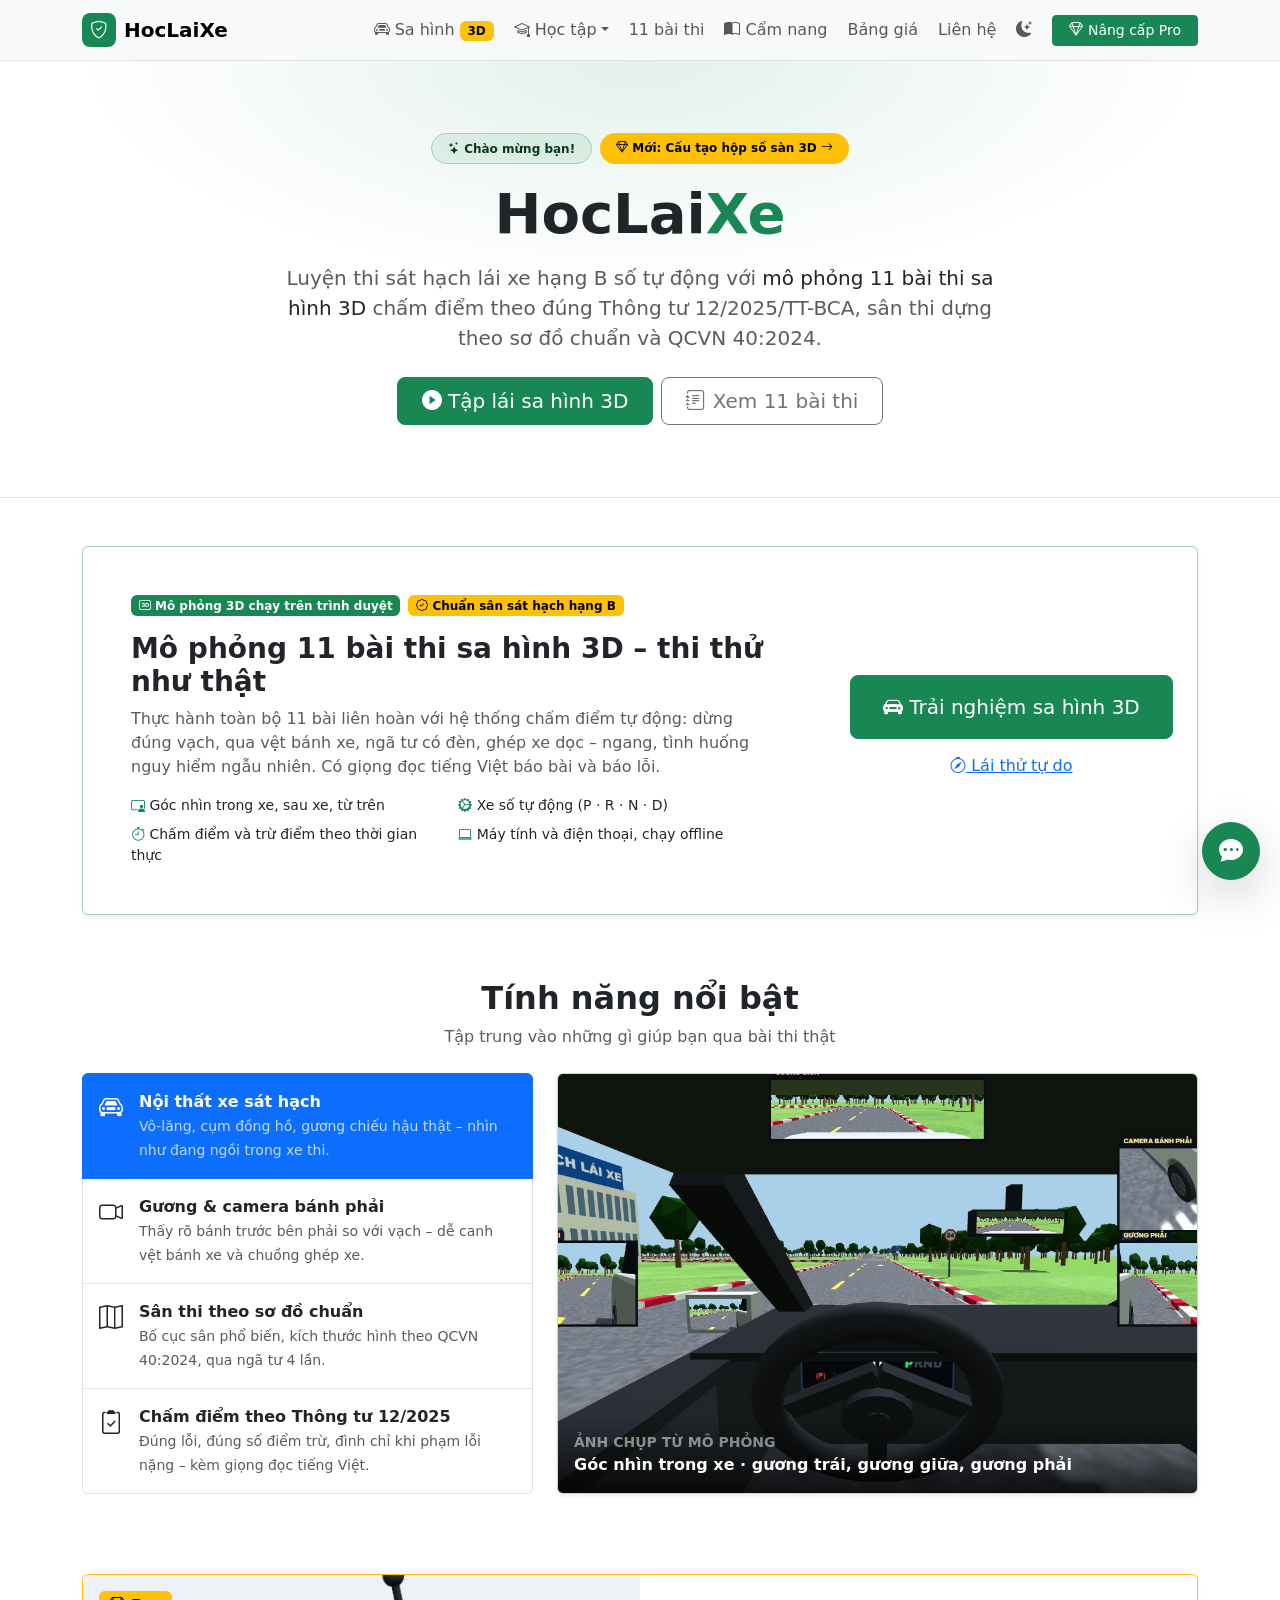
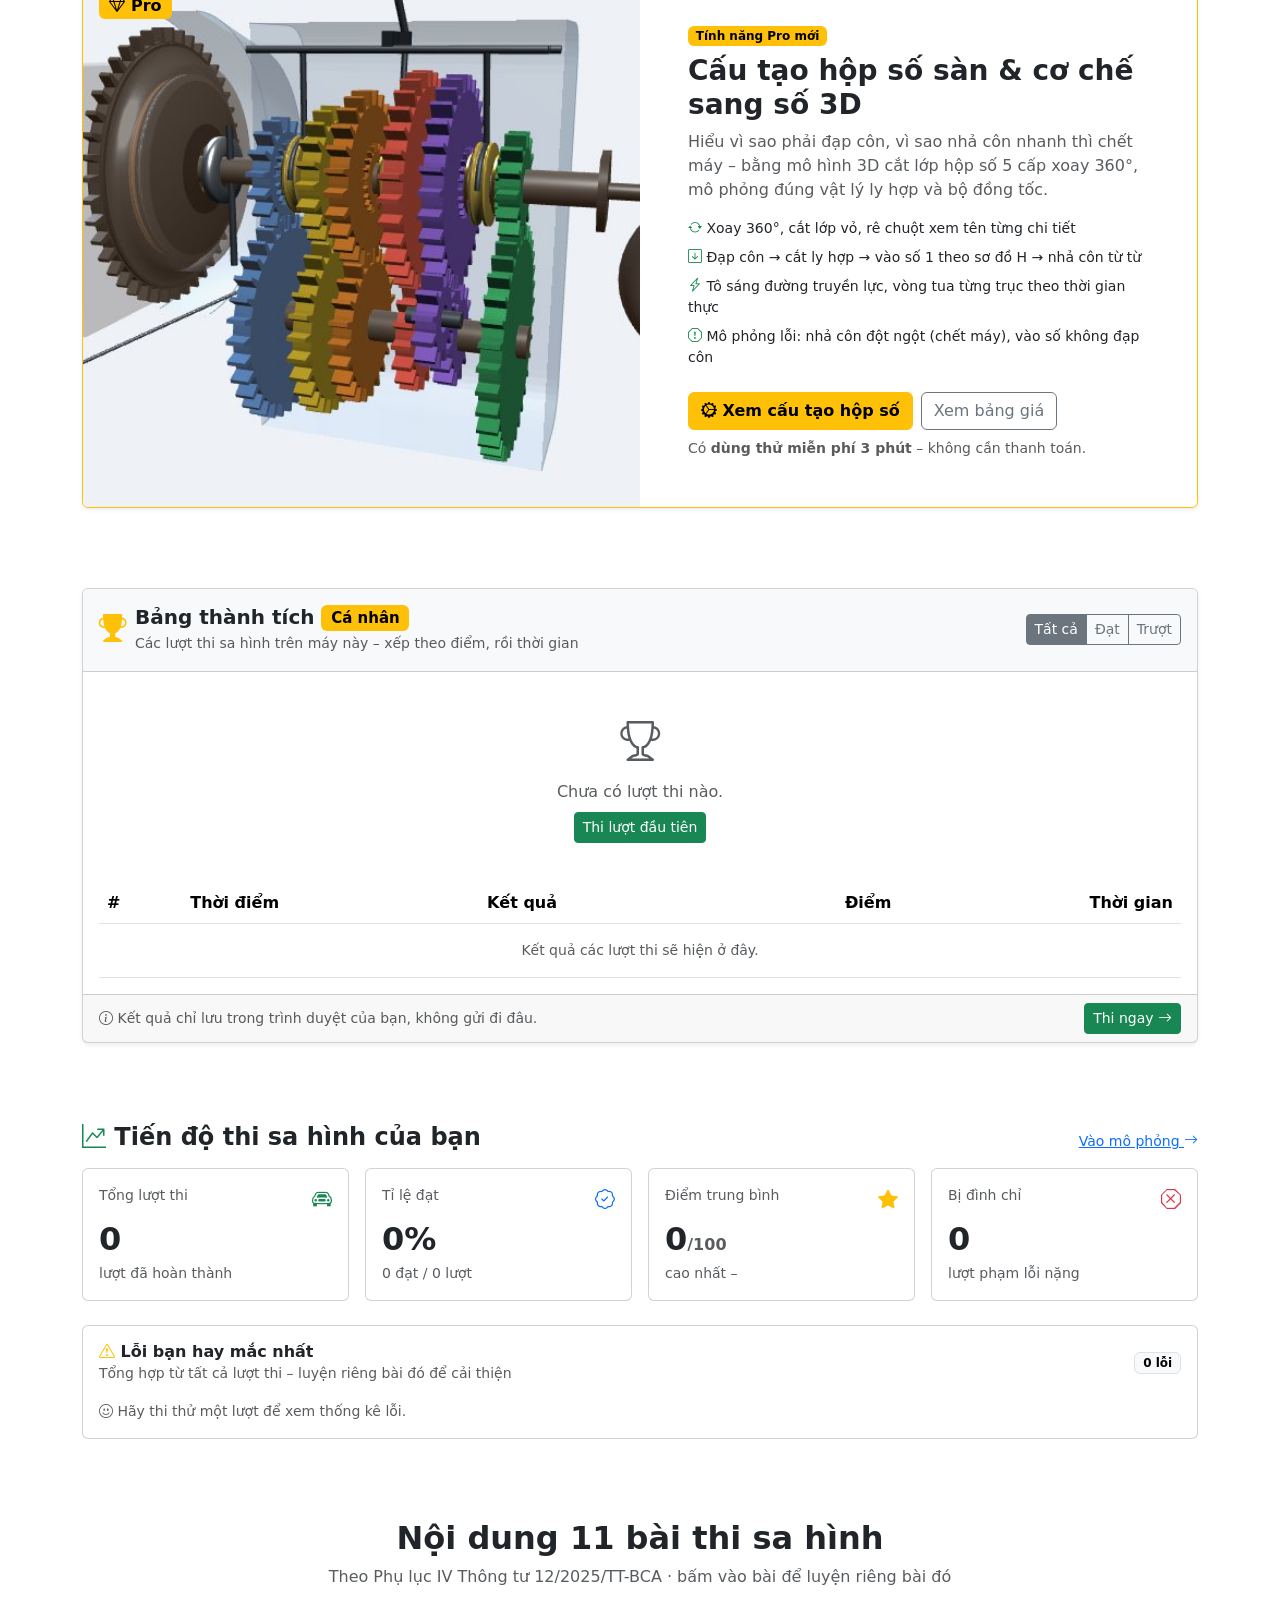
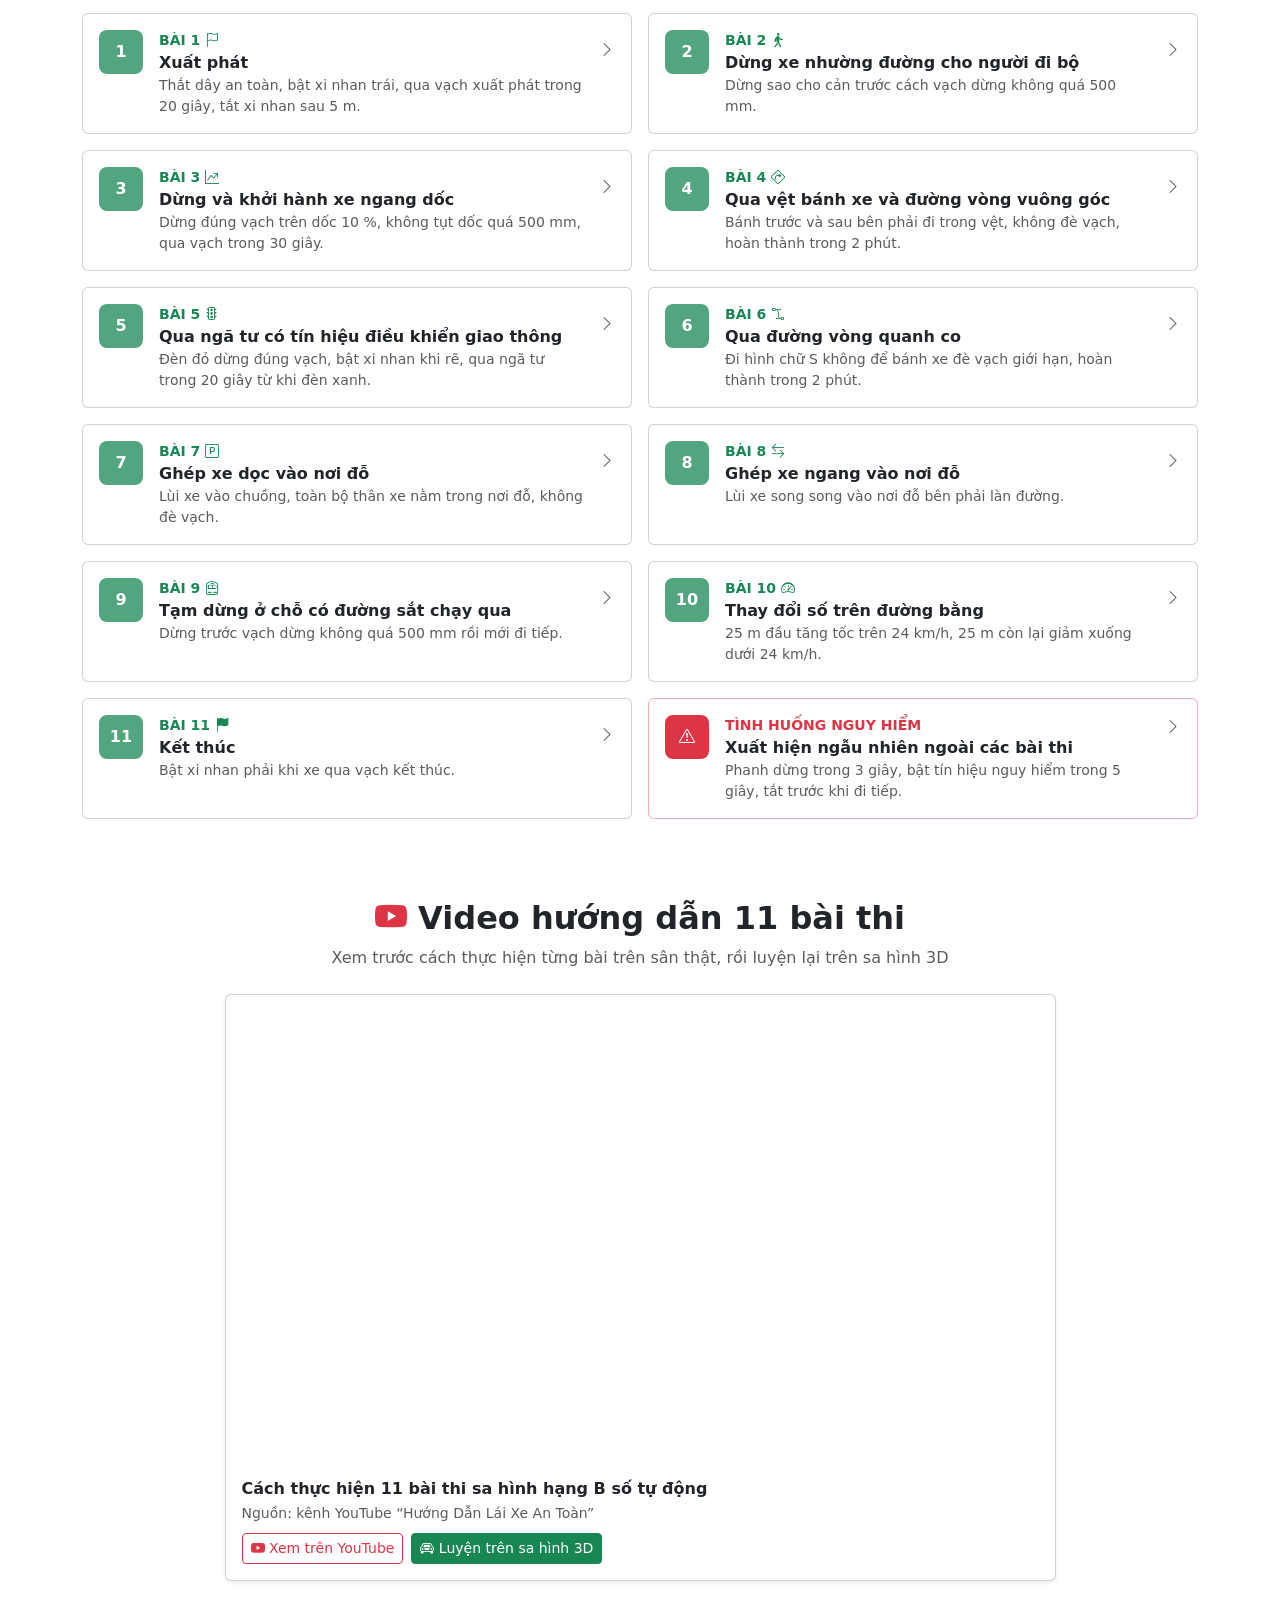
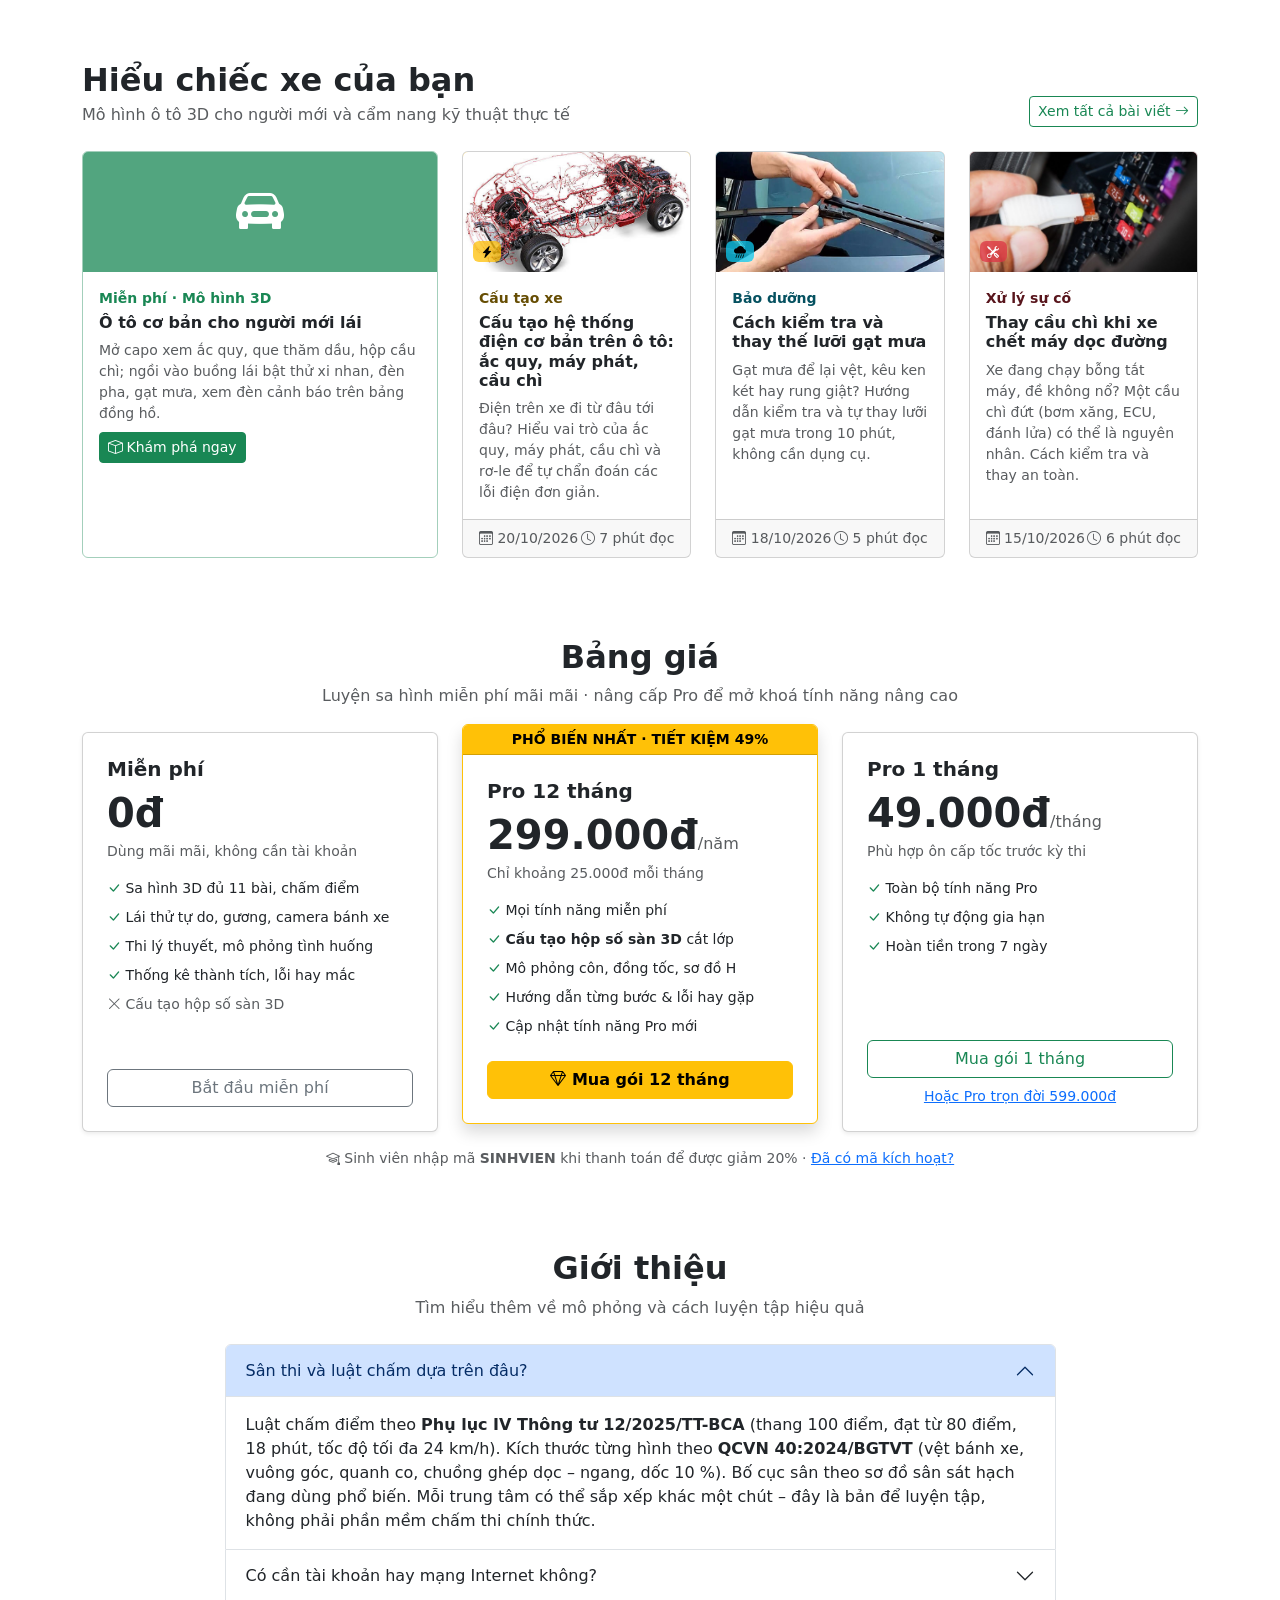
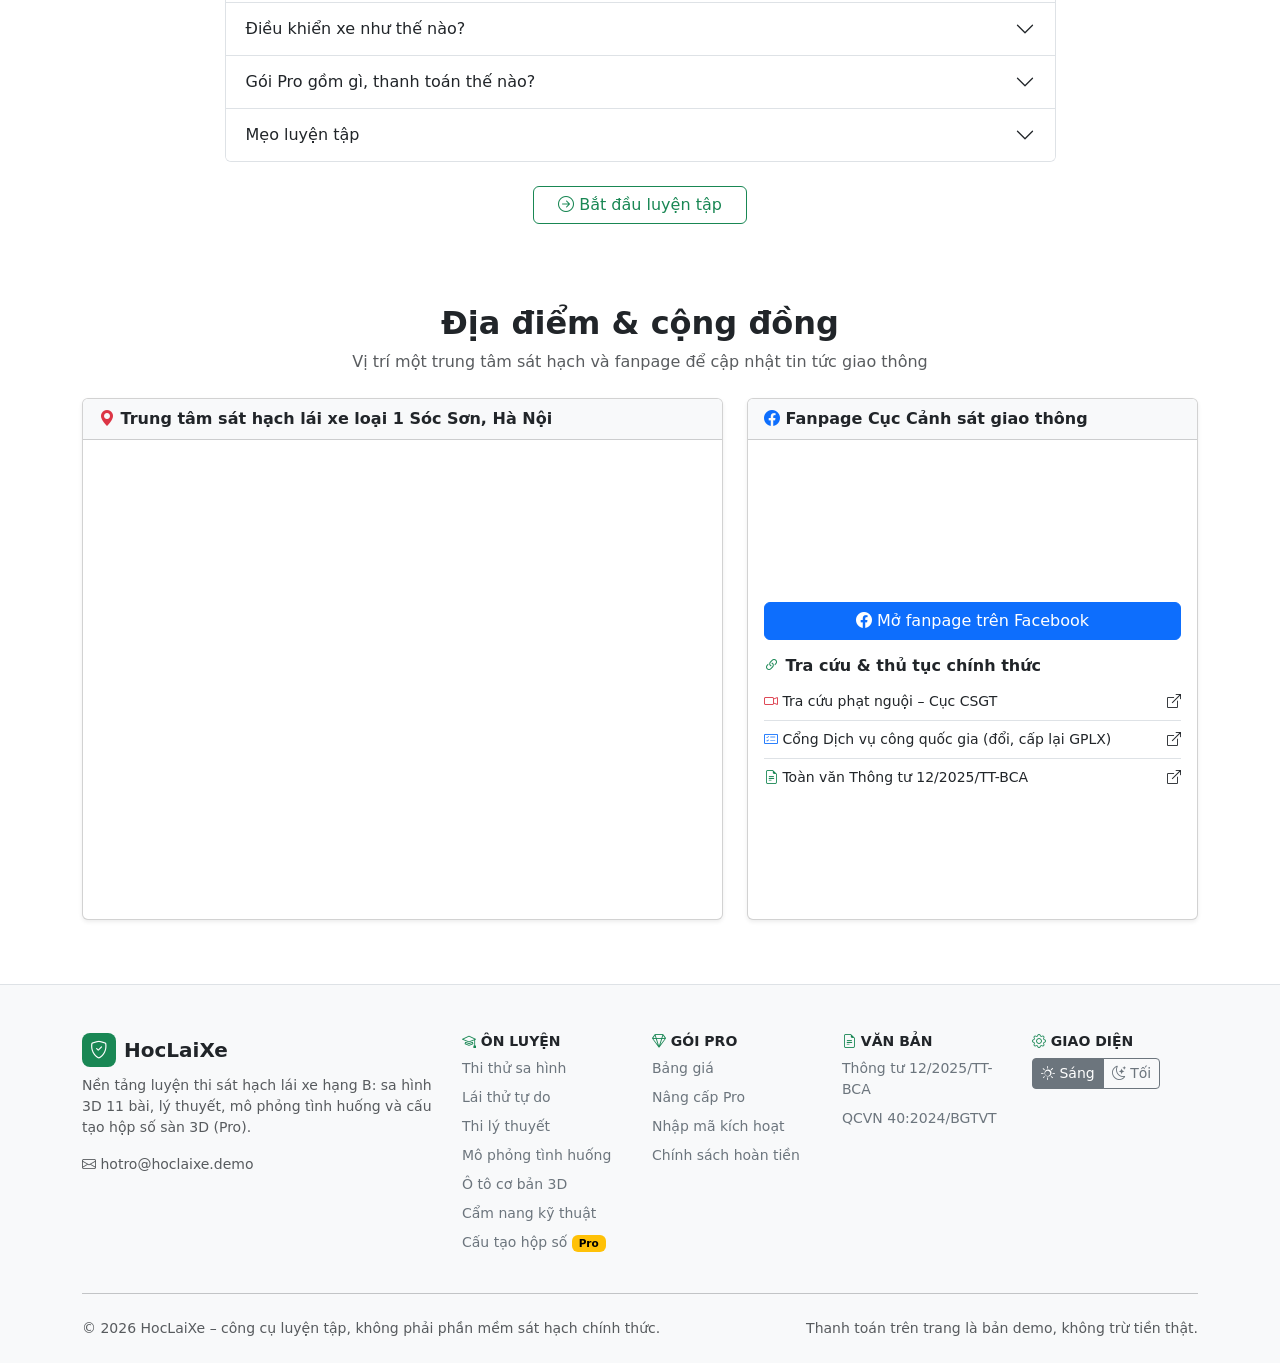
<file: index.html>
<!doctype html>
<html lang="vi" data-bs-theme="light">
<head>
<meta charset="utf-8">
<meta name="viewport" content="width=device-width, initial-scale=1">
<link rel="icon" href="img/favicon.svg" type="image/svg+xml">
<title>HocLaiXe – Luyện thi sát hạch lái xe hạng B</title>
<meta name="description" content="Mô phỏng 11 bài thi sa hình 3D hạng B số tự động, chấm điểm theo Thông tư 12/2025/TT-BCA, sân dựng theo QCVN 40:2024. Chạy trên trình duyệt, không cần tài khoản.">
<script>
  // Áp chủ đề trước khi vẽ trang để không nháy màu
  (function () {
    try { var t = localStorage.getItem('sahinh_theme'); if (t === 'dark' || t === 'light') document.documentElement.setAttribute('data-bs-theme', t); } catch (e) {}
  })();
</script>
<link rel="stylesheet" href="vendor/bootstrap/bootstrap.min.css">
<link rel="stylesheet" href="vendor/bootstrap-icons/bootstrap-icons.min.css">
<link rel="stylesheet" href="css/home.css">
</head>
<body>

<!-- ============ THANH ĐIỀU HƯỚNG ============ -->
<nav class="navbar navbar-expand-lg bg-body-tertiary border-bottom sticky-top">
  <div class="container">
    <a class="navbar-brand d-flex align-items-center gap-2 fw-bold" href="index.html">
      <span class="brand-icon bg-success text-white rounded-3"><i class="bi bi-shield-check"></i></span>
      HocLaiXe
    </a>
    <button class="navbar-toggler" type="button" data-bs-toggle="collapse" data-bs-target="#nav" aria-controls="nav" aria-expanded="false" aria-label="Mở menu">
      <span class="navbar-toggler-icon"></span>
    </button>
    <div class="collapse navbar-collapse" id="nav">
      <ul class="navbar-nav ms-auto align-items-lg-center gap-lg-1">
        <li class="nav-item"><a class="nav-link" href="sa-hinh.html"><i class="bi bi-car-front"></i> Sa hình <span class="badge text-bg-warning">3D</span></a></li>
        <li class="nav-item dropdown">
          <a class="nav-link dropdown-toggle" href="#" role="button" data-bs-toggle="dropdown" aria-expanded="false"><i class="bi bi-mortarboard"></i> Học tập</a>
          <ul class="dropdown-menu">
            <li><a class="dropdown-item" href="sa-hinh.html"><i class="bi bi-car-front"></i> Sa hình 3D</a></li>
            <li><a class="dropdown-item" href="ly-thuyet.html"><i class="bi bi-journal-check"></i> Thi lý thuyết</a></li>
            <li><a class="dropdown-item" href="mo-phong.html"><i class="bi bi-play-btn"></i> Mô phỏng tình huống</a></li>
            <li><hr class="dropdown-divider"></li>
            <li><a class="dropdown-item" href="xe-co-ban.html"><i class="bi bi-box"></i> Ô tô cơ bản 3D</a></li>
            <li><a class="dropdown-item" href="hop-so.html"><i class="bi bi-gear-wide-connected"></i> Cấu tạo hộp số sàn <span class="badge text-bg-warning">Pro</span></a></li>
          </ul>
        </li>
        <li class="nav-item"><a class="nav-link" href="#noi-dung">11 bài thi</a></li>
        <li class="nav-item"><a class="nav-link" href="cam-nang.html"><i class="bi bi-book-half"></i> Cẩm nang</a></li>
        <li class="nav-item"><a class="nav-link" href="#bang-gia">Bảng giá</a></li>
        <li class="nav-item"><a class="nav-link" href="#lien-he">Liên hệ</a></li>
        <li class="nav-item">
          <button class="btn btn-link nav-link px-2" id="themeToggle" type="button" aria-label="Chuyển giao diện sáng/tối" title="Chuyển giao diện sáng/tối">
            <i class="bi bi-moon-stars-fill"></i><span class="d-lg-none ms-2">Giao diện sáng / tối</span>
          </button>
        </li>
        <li class="nav-item ms-lg-2"><a class="btn btn-success btn-sm px-3" data-pro-nav href="nang-cap.html"><i class="bi bi-gem"></i> Nâng cấp Pro</a></li>
      </ul>
    </div>
  </div>
</nav>

<!-- ============ HERO ============ -->
<header class="hero py-5 border-bottom">
  <div class="container text-center py-lg-4">
    <div class="d-flex flex-wrap justify-content-center gap-2 mb-3">
      <span class="badge rounded-pill text-bg-success bg-opacity-10 text-success-emphasis border border-success-subtle px-3 py-2">
        <i class="bi bi-stars"></i> <span id="welcome">Chào mừng bạn!</span>
      </span>
      <a class="badge rounded-pill text-bg-warning text-decoration-none px-3 py-2" href="hop-so.html">
        <i class="bi bi-gem"></i> Mới: Cấu tạo hộp số sàn 3D <i class="bi bi-arrow-right"></i>
      </a>
    </div>
    <h1 class="display-4 fw-bold mb-3">HocLai<span class="text-success">Xe</span></h1>
    <p class="lead text-body-secondary mx-auto mb-4" style="max-width: 720px">
      Luyện thi sát hạch lái xe hạng B số tự động với <strong class="text-body">mô phỏng 11 bài thi sa hình 3D</strong>
      chấm điểm theo đúng Thông tư 12/2025/TT-BCA, sân thi dựng theo sơ đồ chuẩn và QCVN 40:2024.
    </p>
    <div class="d-flex flex-wrap justify-content-center gap-2">
      <a class="btn btn-success btn-lg px-4" href="sa-hinh.html"><i class="bi bi-play-circle-fill"></i> Tập lái sa hình 3D</a>
      <a class="btn btn-outline-secondary btn-lg px-4" href="#noi-dung"><i class="bi bi-journal-text"></i> Xem 11 bài thi</a>
    </div>
  </div>
</header>

<main>
  <!-- ============ THẺ NỔI BẬT ============ -->
  <section class="container my-5">
    <div class="card border-success-subtle shadow-sm overflow-hidden">
      <div class="row g-0 align-items-center">
        <div class="col-lg-8">
          <div class="card-body p-4 p-lg-5">
            <div class="d-flex flex-wrap gap-2 mb-3">
              <span class="badge text-bg-success"><i class="bi bi-badge-3d"></i> Mô phỏng 3D chạy trên trình duyệt</span>
              <span class="badge text-bg-warning"><i class="bi bi-patch-check"></i> Chuẩn sân sát hạch hạng B</span>
            </div>
            <h2 class="h3 fw-bold">Mô phỏng 11 bài thi sa hình 3D – thi thử như thật</h2>
            <p class="text-body-secondary">
              Thực hành toàn bộ 11 bài liên hoàn với hệ thống chấm điểm tự động: dừng đúng vạch, qua vệt bánh xe,
              ngã tư có đèn, ghép xe dọc – ngang, tình huống nguy hiểm ngẫu nhiên. Có giọng đọc tiếng Việt báo bài và báo lỗi.
            </p>
            <div class="row row-cols-1 row-cols-sm-2 g-2 small">
              <div class="col"><i class="bi bi-person-video3 text-success"></i> Góc nhìn trong xe, sau xe, từ trên</div>
              <div class="col"><i class="bi bi-gear-wide-connected text-success"></i> Xe số tự động (P · R · N · D)</div>
              <div class="col"><i class="bi bi-stopwatch text-success"></i> Chấm điểm và trừ điểm theo thời gian thực</div>
              <div class="col"><i class="bi bi-laptop text-success"></i> Máy tính và điện thoại, chạy offline</div>
            </div>
          </div>
        </div>
        <div class="col-lg-4 text-center p-4">
          <a class="btn btn-success btn-lg w-100 py-3" href="sa-hinh.html"><i class="bi bi-car-front-fill"></i> Trải nghiệm sa hình 3D</a>
          <a class="btn btn-link mt-2" href="sa-hinh.html?mode=practice"><i class="bi bi-compass"></i> Lái thử tự do</a>
        </div>
      </div>
    </div>
  </section>

  <!-- ============ TÍNH NĂNG ============ -->
  <section class="container my-5 py-lg-3" id="tinh-nang">
    <div class="text-center mb-4">
      <h2 class="fw-bold">Tính năng nổi bật</h2>
      <p class="text-body-secondary">Tập trung vào những gì giúp bạn qua bài thi thật</p>
    </div>
    <div class="row g-4 align-items-stretch">
      <div class="col-lg-5">
        <div class="list-group" id="featureList">
          <button type="button" class="list-group-item list-group-item-action active p-3" data-img="img/cabin.jpg" data-caption="Góc nhìn trong xe · gương trái, gương giữa, gương phải">
            <div class="d-flex gap-3">
              <i class="bi bi-car-front fs-4"></i>
              <div><div class="fw-semibold">Nội thất xe sát hạch</div><small class="opacity-75">Vô-lăng, cụm đồng hồ, gương chiếu hậu thật – nhìn như đang ngồi trong xe thi.</small></div>
            </div>
          </button>
          <button type="button" class="list-group-item list-group-item-action p-3" data-img="img/vet.jpg" data-caption="Camera bánh phải giúp canh vệt bánh xe">
            <div class="d-flex gap-3">
              <i class="bi bi-camera-video fs-4"></i>
              <div><div class="fw-semibold">Gương &amp; camera bánh phải</div><small class="opacity-75">Thấy rõ bánh trước bên phải so với vạch – dễ canh vệt bánh xe và chuồng ghép xe.</small></div>
            </div>
          </button>
          <button type="button" class="list-group-item list-group-item-action p-3" data-img="img/so-do.jpg" data-caption="Sơ đồ sân sát hạch: ghép xe, chữ S, chữ Z, ngã tư có đèn">
            <div class="d-flex gap-3">
              <i class="bi bi-map fs-4"></i>
              <div><div class="fw-semibold">Sân thi theo sơ đồ chuẩn</div><small class="opacity-75">Bố cục sân phổ biến, kích thước hình theo QCVN 40:2024, qua ngã tư 4 lần.</small></div>
            </div>
          </button>
          <button type="button" class="list-group-item list-group-item-action p-3" data-img="img/nga-tu.jpg" data-caption="Ngã tư có đèn tín hiệu, đồng hồ đếm ngược">
            <div class="d-flex gap-3">
              <i class="bi bi-clipboard2-check fs-4"></i>
              <div><div class="fw-semibold">Chấm điểm theo Thông tư 12/2025</div><small class="opacity-75">Đúng lỗi, đúng số điểm trừ, đình chỉ khi phạm lỗi nặng – kèm giọng đọc tiếng Việt.</small></div>
            </div>
          </button>
        </div>
      </div>
      <div class="col-lg-7">
        <div class="card h-100 overflow-hidden shadow-sm">
          <div class="feature-shot position-relative h-100">
            <img id="featureImg" src="img/cabin.jpg" class="w-100 h-100 object-fit-cover" alt="Ảnh chụp mô phỏng">
            <div class="position-absolute bottom-0 start-0 end-0 p-3 feature-caption">
              <div class="small text-uppercase text-white-50 fw-semibold">Ảnh chụp từ mô phỏng</div>
              <div class="fw-bold text-white" id="featureCaption">Góc nhìn trong xe · gương trái, gương giữa, gương phải</div>
            </div>
          </div>
        </div>
      </div>
    </div>
  </section>

  <!-- ============ TÍNH NĂNG PRO: HỘP SỐ SÀN ============ -->
  <section class="container my-5 py-lg-3" id="pro-hop-so">
    <div class="card border-warning shadow-sm overflow-hidden">
      <div class="row g-0 align-items-stretch">
        <div class="col-lg-6">
          <a href="hop-so.html" class="d-block h-100 position-relative">
            <img src="img/hop-so.jpg" class="w-100 h-100 object-fit-cover" alt="Mô hình 3D cắt lớp hộp số sàn" loading="lazy">
            <span class="position-absolute top-0 start-0 m-3 badge text-bg-warning fs-6"><i class="bi bi-gem"></i> Pro</span>
          </a>
        </div>
        <div class="col-lg-6">
          <div class="card-body p-4 p-lg-5">
            <span class="badge text-bg-warning mb-2">Tính năng Pro mới</span>
            <h2 class="h3 fw-bold">Cấu tạo hộp số sàn &amp; cơ chế sang số 3D</h2>
            <p class="text-body-secondary">Hiểu vì sao phải đạp côn, vì sao nhả côn nhanh thì chết máy – bằng mô hình 3D cắt lớp hộp số 5 cấp xoay 360°, mô phỏng đúng vật lý ly hợp và bộ đồng tốc.</p>
            <ul class="list-unstyled vstack gap-2 small mb-4">
              <li><i class="bi bi-arrow-repeat text-success"></i> Xoay 360°, cắt lớp vỏ, rê chuột xem tên từng chi tiết</li>
              <li><i class="bi bi-arrow-down-square text-success"></i> Đạp côn → cắt ly hợp → vào số 1 theo sơ đồ H → nhả côn từ từ</li>
              <li><i class="bi bi-lightning-charge text-success"></i> Tô sáng đường truyền lực, vòng tua từng trục theo thời gian thực</li>
              <li><i class="bi bi-exclamation-octagon text-success"></i> Mô phỏng lỗi: nhả côn đột ngột (chết máy), vào số không đạp côn</li>
            </ul>
            <div class="d-flex flex-wrap gap-2">
              <a class="btn btn-warning fw-semibold" href="hop-so.html"><i class="bi bi-gear-wide-connected"></i> Xem cấu tạo hộp số</a>
              <a class="btn btn-outline-secondary" href="#bang-gia">Xem bảng giá</a>
            </div>
            <div class="small text-body-secondary mt-2">Có <b>dùng thử miễn phí 3 phút</b> – không cần thanh toán.</div>
          </div>
        </div>
      </div>
    </div>
  </section>

  <!-- ============ BẢNG THÀNH TÍCH ============ -->
  <section class="container my-5 py-lg-3" id="thanh-tich">
    <div class="card shadow-sm">
      <div class="card-header bg-body-tertiary d-flex flex-wrap justify-content-between align-items-center gap-2 py-3">
        <div class="d-flex align-items-center gap-2">
          <span class="fs-3 text-warning"><i class="bi bi-trophy-fill"></i></span>
          <div>
            <h2 class="h5 fw-bold mb-0">Bảng thành tích <span class="badge text-bg-warning align-middle">Cá nhân</span></h2>
            <small class="text-body-secondary">Các lượt thi sa hình trên máy này – xếp theo điểm, rồi thời gian</small>
          </div>
        </div>
        <div class="btn-group btn-group-sm" role="group" aria-label="Lọc kết quả" id="rankFilter">
          <input type="radio" class="btn-check" name="rf" id="rfAll" value="all" checked><label class="btn btn-outline-secondary" for="rfAll">Tất cả</label>
          <input type="radio" class="btn-check" name="rf" id="rfPass" value="pass"><label class="btn btn-outline-secondary" for="rfPass">Đạt</label>
          <input type="radio" class="btn-check" name="rf" id="rfFail" value="fail"><label class="btn btn-outline-secondary" for="rfFail">Trượt</label>
        </div>
      </div>
      <div class="card-body">
        <div class="row g-3 align-items-end mb-3" id="podium"></div>
        <div class="table-responsive">
          <table class="table table-hover align-middle mb-0">
            <thead><tr><th>#</th><th>Thời điểm</th><th>Kết quả</th><th class="text-end">Điểm</th><th class="text-end">Thời gian</th></tr></thead>
            <tbody id="rankBody"></tbody>
          </table>
        </div>
      </div>
      <div class="card-footer d-flex flex-wrap justify-content-between align-items-center gap-2">
        <span class="small text-body-secondary"><i class="bi bi-info-circle"></i> Kết quả chỉ lưu trong trình duyệt của bạn, không gửi đi đâu.</span>
        <a class="btn btn-success btn-sm" href="sa-hinh.html">Thi ngay <i class="bi bi-arrow-right"></i></a>
      </div>
    </div>
  </section>

  <!-- ============ TIẾN ĐỘ ============ -->
  <section class="container my-5 py-lg-3" id="tien-do">
    <div class="d-flex justify-content-between align-items-end mb-3">
      <h2 class="h4 fw-bold mb-0"><i class="bi bi-graph-up-arrow text-success"></i> Tiến độ thi sa hình của bạn</h2>
      <a class="small" href="sa-hinh.html">Vào mô phỏng <i class="bi bi-arrow-right"></i></a>
    </div>
    <div class="row row-cols-2 row-cols-lg-4 g-3 mb-4">
      <div class="col"><div class="card h-100"><div class="card-body">
        <div class="d-flex justify-content-between"><span class="small text-body-secondary">Tổng lượt thi</span><i class="bi bi-car-front text-success fs-5"></i></div>
        <div class="fs-2 fw-bold" id="stTotal">0</div><div class="small text-body-secondary">lượt đã hoàn thành</div>
      </div></div></div>
      <div class="col"><div class="card h-100"><div class="card-body">
        <div class="d-flex justify-content-between"><span class="small text-body-secondary">Tỉ lệ đạt</span><i class="bi bi-patch-check text-primary fs-5"></i></div>
        <div class="fs-2 fw-bold" id="stRate">0%</div><div class="small text-body-secondary" id="stRateSub">0 đạt / 0 lượt</div>
      </div></div></div>
      <div class="col"><div class="card h-100"><div class="card-body">
        <div class="d-flex justify-content-between"><span class="small text-body-secondary">Điểm trung bình</span><i class="bi bi-star-fill text-warning fs-5"></i></div>
        <div class="fs-2 fw-bold"><span id="stAvg">0</span><span class="fs-6 text-body-secondary">/100</span></div><div class="small text-body-secondary">cao nhất <span id="stBest">–</span></div>
      </div></div></div>
      <div class="col"><div class="card h-100"><div class="card-body">
        <div class="d-flex justify-content-between"><span class="small text-body-secondary">Bị đình chỉ</span><i class="bi bi-x-octagon text-danger fs-5"></i></div>
        <div class="fs-2 fw-bold" id="stFail">0</div><div class="small text-body-secondary">lượt phạm lỗi nặng</div>
      </div></div></div>
    </div>
    <div class="card">
      <div class="card-body">
        <div class="d-flex flex-wrap justify-content-between align-items-center gap-2 mb-3">
          <div>
            <h3 class="h6 fw-bold mb-0"><i class="bi bi-exclamation-triangle text-warning"></i> Lỗi bạn hay mắc nhất</h3>
            <small class="text-body-secondary">Tổng hợp từ tất cả lượt thi – luyện riêng bài đó để cải thiện</small>
          </div>
          <span class="badge text-bg-light border" id="errTotal">0 lỗi</span>
        </div>
        <div id="errList" class="vstack gap-3"></div>
      </div>
    </div>
  </section>

  <!-- ============ NỘI DUNG 11 BÀI ============ -->
  <section class="container my-5 py-lg-3" id="noi-dung">
    <div class="text-center mb-4">
      <h2 class="fw-bold">Nội dung 11 bài thi sa hình</h2>
      <p class="text-body-secondary">Theo Phụ lục IV Thông tư 12/2025/TT-BCA · bấm vào bài để luyện riêng bài đó</p>
    </div>
    <div class="row row-cols-1 row-cols-md-2 g-3" id="lessonGrid"></div>
  </section>

  <!-- ============ VIDEO HƯỚNG DẪN (YouTube) ============ -->
  <section class="container my-5 py-lg-3" id="video">
    <div class="text-center mb-4">
      <h2 class="fw-bold"><i class="bi bi-youtube text-danger"></i> Video hướng dẫn 11 bài thi</h2>
      <p class="text-body-secondary">Xem trước cách thực hiện từng bài trên sân thật, rồi luyện lại trên sa hình 3D</p>
    </div>
    <div class="row justify-content-center">
      <div class="col-lg-9">
        <div class="card shadow-sm overflow-hidden">
          <div class="ratio ratio-16x9">
            <iframe src="https://www.youtube-nocookie.com/embed/ejB3LJsNW6E?rel=0"
              title="Cách thực hiện 11 bài thi sa hình hạng B số tự động"
              allow="accelerometer; clipboard-write; encrypted-media; gyroscope; picture-in-picture; web-share"
              referrerpolicy="strict-origin-when-cross-origin" allowfullscreen loading="lazy"></iframe>
          </div>
          <div class="card-body d-flex flex-wrap justify-content-between align-items-center gap-2">
            <div>
              <div class="fw-semibold">Cách thực hiện 11 bài thi sa hình hạng B số tự động</div>
              <small class="text-body-secondary">Nguồn: kênh YouTube “Hướng Dẫn Lái Xe An Toàn”</small>
            </div>
            <div class="d-flex flex-wrap gap-2">
              <a class="btn btn-outline-danger btn-sm" href="https://www.youtube.com/watch?v=ejB3LJsNW6E" target="_blank" rel="noopener"><i class="bi bi-youtube"></i> Xem trên YouTube</a>
              <a class="btn btn-success btn-sm" href="sa-hinh.html?mode=practice"><i class="bi bi-car-front"></i> Luyện trên sa hình 3D</a>
            </div>
          </div>
        </div>
      </div>
    </div>
  </section>

  <!-- ============ Ô TÔ CƠ BẢN 3D + CẨM NANG ============ -->
  <section class="container my-5 py-lg-3" id="cam-nang-moi">
    <div class="d-flex flex-wrap justify-content-between align-items-end gap-2 mb-4">
      <div>
        <h2 class="fw-bold mb-1">Hiểu chiếc xe của bạn</h2>
        <p class="text-body-secondary mb-0">Mô hình ô tô 3D cho người mới và cẩm nang kỹ thuật thực tế</p>
      </div>
      <a class="btn btn-outline-success btn-sm" href="cam-nang.html">Xem tất cả bài viết <i class="bi bi-arrow-right"></i></a>
    </div>
    <div class="row g-4">
      <div class="col-lg-4">
        <a class="card h-100 lesson-card text-decoration-none border-success-subtle" href="xe-co-ban.html">
          <div class="article-cover text-bg-success bg-opacity-75"><i class="bi bi-car-front-fill"></i></div>
          <div class="card-body">
            <div class="small text-success fw-semibold mb-1">Miễn phí · Mô hình 3D</div>
            <h3 class="h6 fw-bold text-body">Ô tô cơ bản cho người mới lái</h3>
            <p class="small text-body-secondary mb-2">Mở capo xem ắc quy, que thăm dầu, hộp cầu chì; ngồi vào buồng lái bật thử xi nhan, đèn pha, gạt mưa, xem đèn cảnh báo trên bảng đồng hồ.</p>
            <span class="btn btn-success btn-sm"><i class="bi bi-box"></i> Khám phá ngay</span>
          </div>
        </a>
      </div>
      <div class="col-lg-8">
        <div class="row row-cols-1 row-cols-md-3 g-4" id="homeArticles"></div>
      </div>
    </div>
  </section>

  <!-- ============ BẢNG GIÁ ============ -->
  <section class="container my-5 py-lg-3" id="bang-gia">
    <div class="text-center mb-4">
      <h2 class="fw-bold">Bảng giá</h2>
      <p class="text-body-secondary">Luyện sa hình miễn phí mãi mãi · nâng cấp Pro để mở khoá tính năng nâng cao</p>
    </div>
    <div class="row row-cols-1 row-cols-lg-3 g-4 align-items-stretch">
      <div class="col">
        <div class="card h-100 price-card shadow-sm">
          <div class="card-body p-4 d-flex flex-column">
            <h3 class="h5 fw-bold">Miễn phí</h3>
            <div class="display-6 fw-bold mb-1">0đ</div>
            <div class="small text-body-secondary mb-3">Dùng mãi mãi, không cần tài khoản</div>
            <ul class="list-unstyled vstack gap-2 small mb-4">
              <li><i class="bi bi-check-lg text-success"></i> Sa hình 3D đủ 11 bài, chấm điểm</li>
              <li><i class="bi bi-check-lg text-success"></i> Lái thử tự do, gương, camera bánh xe</li>
              <li><i class="bi bi-check-lg text-success"></i> Thi lý thuyết, mô phỏng tình huống</li>
              <li><i class="bi bi-check-lg text-success"></i> Thống kê thành tích, lỗi hay mắc</li>
              <li class="text-body-secondary"><i class="bi bi-x-lg"></i> Cấu tạo hộp số sàn 3D</li>
            </ul>
            <a class="btn btn-outline-secondary mt-auto" href="sa-hinh.html">Bắt đầu miễn phí</a>
          </div>
        </div>
      </div>
      <div class="col">
        <div class="card h-100 price-card featured border-warning shadow">
          <div class="card-header text-bg-warning text-center fw-semibold py-1 small">PHỔ BIẾN NHẤT · TIẾT KIỆM 49%</div>
          <div class="card-body p-4 d-flex flex-column">
            <h3 class="h5 fw-bold">Pro 12 tháng</h3>
            <div class="display-6 fw-bold mb-1">299.000đ<span class="fs-6 fw-normal text-body-secondary">/năm</span></div>
            <div class="small text-body-secondary mb-3">Chỉ khoảng 25.000đ mỗi tháng</div>
            <ul class="list-unstyled vstack gap-2 small mb-4">
              <li><i class="bi bi-check-lg text-success"></i> Mọi tính năng miễn phí</li>
              <li><i class="bi bi-check-lg text-success"></i> <b>Cấu tạo hộp số sàn 3D</b> cắt lớp</li>
              <li><i class="bi bi-check-lg text-success"></i> Mô phỏng côn, đồng tốc, sơ đồ H</li>
              <li><i class="bi bi-check-lg text-success"></i> Hướng dẫn từng bước &amp; lỗi hay gặp</li>
              <li><i class="bi bi-check-lg text-success"></i> Cập nhật tính năng Pro mới</li>
            </ul>
            <a class="btn btn-warning fw-semibold mt-auto" href="nang-cap.html?plan=Y"><i class="bi bi-gem"></i> Mua gói 12 tháng</a>
          </div>
        </div>
      </div>
      <div class="col">
        <div class="card h-100 price-card shadow-sm">
          <div class="card-body p-4 d-flex flex-column">
            <h3 class="h5 fw-bold">Pro 1 tháng</h3>
            <div class="display-6 fw-bold mb-1">49.000đ<span class="fs-6 fw-normal text-body-secondary">/tháng</span></div>
            <div class="small text-body-secondary mb-3">Phù hợp ôn cấp tốc trước kỳ thi</div>
            <ul class="list-unstyled vstack gap-2 small mb-4">
              <li><i class="bi bi-check-lg text-success"></i> Toàn bộ tính năng Pro</li>
              <li><i class="bi bi-check-lg text-success"></i> Không tự động gia hạn</li>
              <li><i class="bi bi-check-lg text-success"></i> Hoàn tiền trong 7 ngày</li>
            </ul>
            <a class="btn btn-outline-success mt-auto" href="nang-cap.html?plan=M">Mua gói 1 tháng</a>
            <a class="small text-center mt-2" href="nang-cap.html?plan=L">Hoặc Pro trọn đời 599.000đ</a>
          </div>
        </div>
      </div>
    </div>
    <div class="text-center small text-body-secondary mt-3">
      <i class="bi bi-mortarboard"></i> Sinh viên nhập mã <b>SINHVIEN</b> khi thanh toán để được giảm 20% ·
      <a href="nang-cap.html#kich-hoat">Đã có mã kích hoạt?</a>
    </div>
  </section>

  <!-- ============ GIỚI THIỆU ============ -->
  <section class="container my-5 py-lg-3" id="gioi-thieu">
    <div class="text-center mb-4">
      <h2 class="fw-bold">Giới thiệu</h2>
      <p class="text-body-secondary">Tìm hiểu thêm về mô phỏng và cách luyện tập hiệu quả</p>
    </div>
    <div class="row justify-content-center">
      <div class="col-lg-9">
        <div class="accordion" id="faq">
          <div class="accordion-item">
            <h3 class="accordion-header"><button class="accordion-button" type="button" data-bs-toggle="collapse" data-bs-target="#f1">Sân thi và luật chấm dựa trên đâu?</button></h3>
            <div id="f1" class="accordion-collapse collapse show" data-bs-parent="#faq"><div class="accordion-body">
              Luật chấm điểm theo <strong>Phụ lục IV Thông tư 12/2025/TT-BCA</strong> (thang 100 điểm, đạt từ 80 điểm, 18 phút, tốc độ tối đa 24 km/h).
              Kích thước từng hình theo <strong>QCVN 40:2024/BGTVT</strong> (vệt bánh xe, vuông góc, quanh co, chuồng ghép dọc – ngang, dốc 10 %).
              Bố cục sân theo sơ đồ sân sát hạch đang dùng phổ biến. Mỗi trung tâm có thể sắp xếp khác một chút – đây là bản để luyện tập, không phải phần mềm chấm thi chính thức.
            </div></div>
          </div>
          <div class="accordion-item">
            <h3 class="accordion-header"><button class="accordion-button collapsed" type="button" data-bs-toggle="collapse" data-bs-target="#f2">Có cần tài khoản hay mạng Internet không?</button></h3>
            <div id="f2" class="accordion-collapse collapse" data-bs-parent="#faq"><div class="accordion-body">
              Không. Toàn bộ chạy trên trình duyệt từ các tệp tĩnh, kể cả khi không có mạng. Lịch sử thi được lưu trong trình duyệt của bạn.
            </div></div>
          </div>
          <div class="accordion-item">
            <h3 class="accordion-header"><button class="accordion-button collapsed" type="button" data-bs-toggle="collapse" data-bs-target="#f3">Điều khiển xe như thế nào?</button></h3>
            <div id="f3" class="accordion-collapse collapse" data-bs-parent="#faq"><div class="accordion-body">
              <div class="row row-cols-1 row-cols-sm-2 g-2 small">
                <div class="col"><kbd>W</kbd> <kbd>S</kbd> ga / phanh</div>
                <div class="col"><kbd>A</kbd> <kbd>D</kbd> xoay vô-lăng · <kbd>F</kbd> trả lái giữa</div>
                <div class="col"><kbd>Shift</kbd> + <kbd>A</kbd>/<kbd>D</kbd> đánh lái chậm</div>
                <div class="col"><kbd>1</kbd>–<kbd>4</kbd> số P · R · N · D</div>
                <div class="col"><kbd>Z</kbd> <kbd>X</kbd> <kbd>C</kbd> xi nhan trái · phải · tắt</div>
                <div class="col"><kbd>B</kbd> dây an toàn · <kbd>Phím cách</kbd> phanh tay</div>
                <div class="col"><kbd>H</kbd> đèn cảnh báo nguy hiểm</div>
                <div class="col"><kbd>V</kbd> góc nhìn · <kbd>G</kbd> gương</div>
              </div>
              Trên điện thoại có nút cảm ứng ga, phanh, lái.
            </div></div>
          </div>
          <div class="accordion-item">
            <h3 class="accordion-header"><button class="accordion-button collapsed" type="button" data-bs-toggle="collapse" data-bs-target="#f5">Gói Pro gồm gì, thanh toán thế nào?</button></h3>
            <div id="f5" class="accordion-collapse collapse" data-bs-parent="#faq"><div class="accordion-body">
              Gói Pro mở khoá <a href="hop-so.html">cấu tạo hộp số sàn 3D</a> và các tính năng Pro sau này. Chọn gói ở <a href="#bang-gia">bảng giá</a>, điền thông tin,
              thanh toán bằng chuyển khoản hoặc ví điện tử và nhận <b>mã kích hoạt</b> dạng HLX-XXXX-XXXX-XXXX. Có dùng thử miễn phí 3 phút và hoàn tiền trong 7 ngày.
              <div class="small text-body-secondary mt-2">Lưu ý: đây là bản demo cho bài thực hành – thanh toán được mô phỏng, không trừ tiền thật.</div>
            </div></div>
          </div>
          <div class="accordion-item">
            <h3 class="accordion-header"><button class="accordion-button collapsed" type="button" data-bs-toggle="collapse" data-bs-target="#f4">Mẹo luyện tập</button></h3>
            <div id="f4" class="accordion-collapse collapse" data-bs-parent="#faq"><div class="accordion-body">
              Bắt đầu bằng <strong>Lái thử tự do</strong> để làm quen từng bài (Esc để dịch chuyển tới bài bất kỳ, lỗi chỉ báo chứ không trừ điểm).
              Bật <strong>Trợ giúp</strong> để xem khoảng cách tới vạch dừng và độ lệch vệt bánh xe theo cm. Khi đã quen, thi thử nhiều lượt và xem phần
              <a href="#tien-do">lỗi hay mắc</a> để luyện riêng.
            </div></div>
          </div>
        </div>
        <div class="text-center mt-4">
          <a class="btn btn-outline-success px-4" href="sa-hinh.html"><i class="bi bi-arrow-right-circle"></i> Bắt đầu luyện tập</a>
        </div>
      </div>
    </div>
  </section>
  <!-- ============ LIÊN HỆ: BẢN ĐỒ + FANPAGE ============ -->
  <section class="container my-5 py-lg-3" id="lien-he">
    <div class="text-center mb-4">
      <h2 class="fw-bold">Địa điểm &amp; cộng đồng</h2>
      <p class="text-body-secondary">Vị trí một trung tâm sát hạch và fanpage để cập nhật tin tức giao thông</p>
    </div>
    <div class="row g-4">
      <div class="col-lg-7">
        <div class="card shadow-sm">
          <div class="card-header bg-body-tertiary fw-semibold">
            <i class="bi bi-geo-alt-fill text-danger"></i> Trung tâm sát hạch lái xe loại 1 Sóc Sơn, Hà Nội
          </div>
          <div class="ratio ratio-4x3">
            <iframe src="https://maps.google.com/maps?q=21.23505,105.86720&amp;hl=vi&amp;z=16&amp;output=embed" title="Bản đồ Trung tâm sát hạch lái xe Sóc Sơn" loading="lazy" referrerpolicy="no-referrer-when-downgrade" allowfullscreen></iframe>
          </div>
        </div>
      </div>
      <div class="col-lg-5">
        <div class="card h-100 shadow-sm">
          <div class="card-header bg-body-tertiary fw-semibold"><i class="bi bi-facebook text-primary"></i> Fanpage Cục Cảnh sát giao thông</div>
          <div class="card-body">
            <!-- Plugin trang Facebook. Đổi trang khác: thay giá trị href (đã mã hoá URL) trong src -->
            <div class="fb-wrap mx-auto">
              <iframe title="Fanpage Cục Cảnh sát giao thông"
                src="https://www.facebook.com/plugins/page.php?href=https%3A%2F%2Fwww.facebook.com%2FCucCanhSatGiaoThong&amp;width=500&amp;height=130&amp;small_header=false&amp;adapt_container_width=true&amp;hide_cover=false&amp;show_facepile=true&amp;locale=vi_VN"
                width="500" height="130" style="border:none;overflow:hidden" scrolling="no" frameborder="0"
                allow="autoplay; clipboard-write; encrypted-media; picture-in-picture; web-share" loading="lazy"></iframe>
            </div>
            <a class="btn btn-primary w-100 my-3" href="https://www.facebook.com/CucCanhSatGiaoThong" target="_blank" rel="noopener">
              <i class="bi bi-facebook"></i> Mở fanpage trên Facebook
            </a>
            <h3 class="h6 fw-bold"><i class="bi bi-link-45deg text-success"></i> Tra cứu &amp; thủ tục chính thức</h3>
            <div class="list-group list-group-flush small">
              <a class="list-group-item list-group-item-action d-flex justify-content-between align-items-center px-0" href="https://www.csgt.vn" target="_blank" rel="noopener">
                <span><i class="bi bi-camera-video text-danger"></i> Tra cứu phạt nguội – Cục CSGT</span><i class="bi bi-box-arrow-up-right"></i>
              </a>
              <a class="list-group-item list-group-item-action d-flex justify-content-between align-items-center px-0" href="https://dichvucong.gov.vn" target="_blank" rel="noopener">
                <span><i class="bi bi-card-checklist text-primary"></i> Cổng Dịch vụ công quốc gia (đổi, cấp lại GPLX)</span><i class="bi bi-box-arrow-up-right"></i>
              </a>
              <a class="list-group-item list-group-item-action d-flex justify-content-between align-items-center px-0" href="https://xaydungchinhsach.chinhphu.vn/toan-van-thong-tu-12-2025-tt-bca-cua-bo-cong-an-quy-dinh-ve-sat-hach-cap-giay-phep-lai-xe-119250303174347028.htm" target="_blank" rel="noopener">
                <span><i class="bi bi-file-earmark-text text-success"></i> Toàn văn Thông tư 12/2025/TT-BCA</span><i class="bi bi-box-arrow-up-right"></i>
              </a>
            </div>
          </div>
        </div>
      </div>
    </div>
  </section>
</main>

<!-- ============ CHATBOT ============ -->
<button class="btn btn-success rounded-circle shadow-lg chat-fab" id="chatFab" type="button" aria-label="Mở trợ lý hỏi đáp" title="Hỏi đáp học lái xe">
  <i class="bi bi-chat-dots-fill fs-4"></i>
</button>
<div class="card shadow-lg chat-box" id="chatBox" hidden role="dialog" aria-label="Trợ lý hỏi đáp học lái xe">
  <div class="card-header bg-success text-white d-flex align-items-center gap-2">
    <i class="bi bi-robot fs-5"></i>
    <div class="flex-grow-1 lh-sm"><div class="fw-semibold">Trợ lý HocLaiXe</div><small class="opacity-75">Hỏi đáp về học và thi bằng lái</small></div>
    <button class="btn-close btn-close-white" id="chatClose" type="button" aria-label="Đóng"></button>
  </div>
  <div class="card-body chat-log" id="chatLog"></div>
  <div class="px-3 pb-2 d-flex flex-wrap gap-1" id="chatChips"></div>
  <form class="card-footer d-flex gap-2" id="chatForm" autocomplete="off">
    <input class="form-control form-control-sm" id="chatInput" placeholder="Nhập câu hỏi, ví dụ: thi lý thuyết bao nhiêu câu?" aria-label="Câu hỏi">
    <button class="btn btn-success btn-sm" type="submit" aria-label="Gửi"><i class="bi bi-send-fill"></i></button>
  </form>
</div>

<!-- ============ CHÂN TRANG ============ -->
<footer class="border-top bg-body-tertiary pt-5 pb-4 mt-5">
  <div class="container">
    <div class="row g-4">
      <div class="col-lg-4">
        <a class="d-flex align-items-center gap-2 fw-bold fs-5 text-body text-decoration-none mb-2" href="index.html">
          <span class="brand-icon bg-success text-white rounded-3"><i class="bi bi-shield-check"></i></span> HocLaiXe
        </a>
        <p class="small text-body-secondary">Nền tảng luyện thi sát hạch lái xe hạng B: sa hình 3D 11 bài, lý thuyết, mô phỏng tình huống và cấu tạo hộp số sàn 3D (Pro).</p>
        <div class="small text-body-secondary"><i class="bi bi-envelope"></i> hotro@hoclaixe.demo</div>
      </div>
      <div class="col-6 col-lg-2">
        <h6 class="fw-bold text-uppercase small"><i class="bi bi-mortarboard text-success"></i> Ôn luyện</h6>
        <ul class="list-unstyled small vstack gap-2">
          <li><a class="link-secondary text-decoration-none" href="sa-hinh.html">Thi thử sa hình</a></li>
          <li><a class="link-secondary text-decoration-none" href="sa-hinh.html?mode=practice">Lái thử tự do</a></li>
          <li><a class="link-secondary text-decoration-none" href="ly-thuyet.html">Thi lý thuyết</a></li>
          <li><a class="link-secondary text-decoration-none" href="mo-phong.html">Mô phỏng tình huống</a></li>
          <li><a class="link-secondary text-decoration-none" href="xe-co-ban.html">Ô tô cơ bản 3D</a></li>
          <li><a class="link-secondary text-decoration-none" href="cam-nang.html">Cẩm nang kỹ thuật</a></li>
          <li><a class="link-secondary text-decoration-none" href="hop-so.html">Cấu tạo hộp số <span class="badge text-bg-warning">Pro</span></a></li>
        </ul>
      </div>
      <div class="col-6 col-lg-2">
        <h6 class="fw-bold text-uppercase small"><i class="bi bi-gem text-success"></i> Gói Pro</h6>
        <ul class="list-unstyled small vstack gap-2">
          <li><a class="link-secondary text-decoration-none" href="#bang-gia">Bảng giá</a></li>
          <li><a class="link-secondary text-decoration-none" href="nang-cap.html">Nâng cấp Pro</a></li>
          <li><a class="link-secondary text-decoration-none" href="nang-cap.html#kich-hoat">Nhập mã kích hoạt</a></li>
          <li><a class="link-secondary text-decoration-none" href="nang-cap.html#chinh-sach">Chính sách hoàn tiền</a></li>
        </ul>
      </div>
      <div class="col-6 col-lg-2">
        <h6 class="fw-bold text-uppercase small"><i class="bi bi-file-earmark-text text-success"></i> Văn bản</h6>
        <ul class="list-unstyled small vstack gap-2">
          <li><a class="link-secondary text-decoration-none" href="https://xaydungchinhsach.chinhphu.vn/toan-van-thong-tu-12-2025-tt-bca-cua-bo-cong-an-quy-dinh-ve-sat-hach-cap-giay-phep-lai-xe-119250303174347028.htm" target="_blank" rel="noopener">Thông tư 12/2025/TT-BCA</a></li>
          <li><a class="link-secondary text-decoration-none" href="https://cdn.thuvienphapluat.vn/phap-luat/2022-2/NTMH/21122024/QCVN-40-2024.pdf" target="_blank" rel="noopener">QCVN 40:2024/BGTVT</a></li>
        </ul>
      </div>
      <div class="col-6 col-lg-2">
        <h6 class="fw-bold text-uppercase small"><i class="bi bi-gear text-success"></i> Giao diện</h6>
        <div class="btn-group btn-group-sm" role="group" aria-label="Giao diện">
          <button type="button" class="btn btn-outline-secondary" data-theme-set="light"><i class="bi bi-sun"></i> Sáng</button>
          <button type="button" class="btn btn-outline-secondary" data-theme-set="dark"><i class="bi bi-moon-stars"></i> Tối</button>
        </div>
      </div>
    </div>
    <hr class="my-4">
    <div class="d-flex flex-wrap justify-content-between gap-2 small text-body-secondary">
      <span>© <span id="year">2026</span> HocLaiXe – công cụ luyện tập, không phải phần mềm sát hạch chính thức.</span>
      <span>Thanh toán trên trang là bản demo, không trừ tiền thật.</span>
    </div>
  </div>
</footer>

<script src="vendor/bootstrap/bootstrap.bundle.min.js"></script>
<script src="js/theme.js"></script>
<script src="js/license.js"></script>
<script src="js/articles.js"></script>
<script src="js/cam-nang.js"></script>
<script src="js/home.js"></script>
<script src="js/chatbot.js"></script>
</body>
</html>
</file>
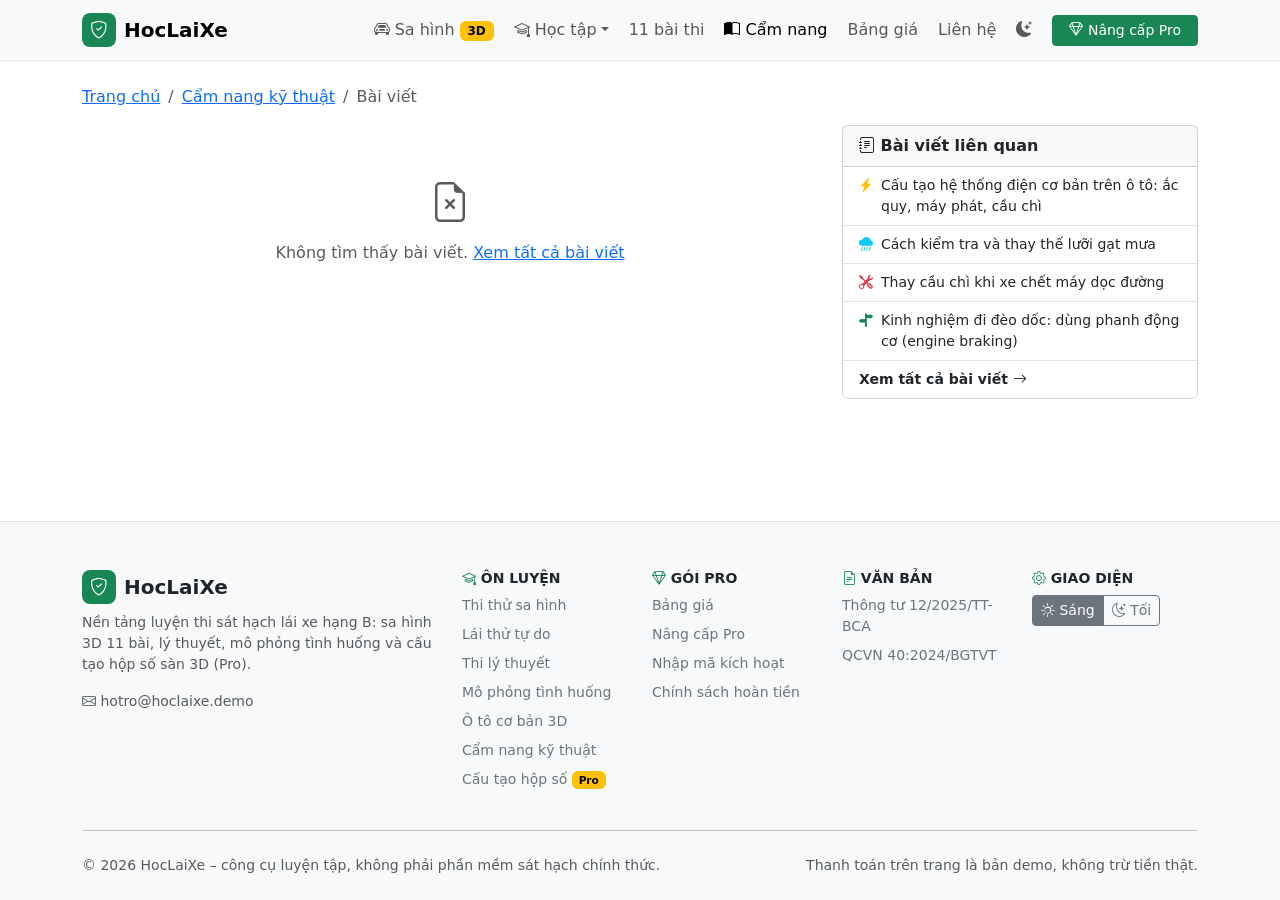
<file: bai-viet.html>
<!doctype html>
<html lang="vi" data-bs-theme="light">
<head>
<meta charset="utf-8">
<meta name="viewport" content="width=device-width, initial-scale=1">
<link rel="icon" href="img/favicon.svg" type="image/svg+xml">
<title>Bài viết – Cẩm nang kỹ thuật – HocLaiXe</title>
<meta name="description" content="Bài viết trong Cẩm nang kỹ thuật ô tô của HocLaiXe.">
<script>
  // Áp chủ đề trước khi vẽ trang để không nháy màu
  (function () {
    try { var t = localStorage.getItem('sahinh_theme'); if (t === 'dark' || t === 'light') document.documentElement.setAttribute('data-bs-theme', t); } catch (e) {}
  })();
</script>
<link rel="stylesheet" href="vendor/bootstrap/bootstrap.min.css">
<link rel="stylesheet" href="vendor/bootstrap-icons/bootstrap-icons.min.css">
<link rel="stylesheet" href="css/home.css">
</head>
<body class="d-flex flex-column min-vh-100">

<!-- ============ THANH ĐIỀU HƯỚNG ============ -->
<nav class="navbar navbar-expand-lg bg-body-tertiary border-bottom sticky-top">
  <div class="container">
    <a class="navbar-brand d-flex align-items-center gap-2 fw-bold" href="index.html">
      <span class="brand-icon bg-success text-white rounded-3"><i class="bi bi-shield-check"></i></span>
      HocLaiXe
    </a>
    <button class="navbar-toggler" type="button" data-bs-toggle="collapse" data-bs-target="#nav" aria-controls="nav" aria-expanded="false" aria-label="Mở menu">
      <span class="navbar-toggler-icon"></span>
    </button>
    <div class="collapse navbar-collapse" id="nav">
      <ul class="navbar-nav ms-auto align-items-lg-center gap-lg-1">
        <li class="nav-item"><a class="nav-link" href="sa-hinh.html"><i class="bi bi-car-front"></i> Sa hình <span class="badge text-bg-warning">3D</span></a></li>
        <li class="nav-item dropdown">
          <a class="nav-link dropdown-toggle" href="#" role="button" data-bs-toggle="dropdown" aria-expanded="false"><i class="bi bi-mortarboard"></i> Học tập</a>
          <ul class="dropdown-menu">
            <li><a class="dropdown-item" href="sa-hinh.html"><i class="bi bi-car-front"></i> Sa hình 3D</a></li>
            <li><a class="dropdown-item" href="ly-thuyet.html"><i class="bi bi-journal-check"></i> Thi lý thuyết</a></li>
            <li><a class="dropdown-item" href="mo-phong.html"><i class="bi bi-play-btn"></i> Mô phỏng tình huống</a></li>
            <li><hr class="dropdown-divider"></li>
            <li><a class="dropdown-item" href="xe-co-ban.html"><i class="bi bi-box"></i> Ô tô cơ bản 3D</a></li>
            <li><a class="dropdown-item" href="hop-so.html"><i class="bi bi-gear-wide-connected"></i> Cấu tạo hộp số sàn <span class="badge text-bg-warning">Pro</span></a></li>
          </ul>
        </li>
        <li class="nav-item"><a class="nav-link" href="index.html#noi-dung">11 bài thi</a></li>
        <li class="nav-item"><a class="nav-link active" aria-current="page" href="cam-nang.html"><i class="bi bi-book-half"></i> Cẩm nang</a></li>
        <li class="nav-item"><a class="nav-link" href="index.html#bang-gia">Bảng giá</a></li>
        <li class="nav-item"><a class="nav-link" href="index.html#lien-he">Liên hệ</a></li>
        <li class="nav-item">
          <button class="btn btn-link nav-link px-2" id="themeToggle" type="button" aria-label="Chuyển giao diện sáng/tối" title="Chuyển giao diện sáng/tối">
            <i class="bi bi-moon-stars-fill"></i><span class="d-lg-none ms-2">Giao diện sáng / tối</span>
          </button>
        </li>
        <li class="nav-item ms-lg-2"><a class="btn btn-success btn-sm px-3" data-pro-nav href="nang-cap.html"><i class="bi bi-gem"></i> Nâng cấp Pro</a></li>
      </ul>
    </div>
  </div>
</nav>

<main class="flex-grow-1">
  <div class="container my-4">
    <nav aria-label="breadcrumb">
      <ol class="breadcrumb small mb-3">
        <li class="breadcrumb-item"><a href="index.html">Trang chủ</a></li>
        <li class="breadcrumb-item"><a href="cam-nang.html">Cẩm nang kỹ thuật</a></li>
        <li class="breadcrumb-item active text-truncate" aria-current="page" id="crumb">Bài viết</li>
      </ol>
    </nav>
    <div class="row g-4">
      <article class="col-lg-8" id="article">
        <div class="text-center text-body-secondary py-5" id="notFound" hidden>
          <i class="bi bi-file-earmark-x fs-1 d-block mb-2"></i>Không tìm thấy bài viết. <a href="cam-nang.html">Xem tất cả bài viết</a>
        </div>
      </article>
      <aside class="col-lg-4">
        <div class="sticky-lg-top vstack gap-3" style="top: 80px">
          <div class="card" id="tocCard">
            <div class="card-header fw-semibold"><i class="bi bi-list-ul"></i> Mục lục</div>
            <nav class="list-group list-group-flush small" id="toc" aria-label="Mục lục bài viết"></nav>
          </div>
          <div class="card">
            <div class="card-header fw-semibold"><i class="bi bi-journal-text"></i> Bài viết liên quan</div>
            <div class="list-group list-group-flush small" id="related"></div>
          </div>
        </div>
      </aside>
    </div>
  </div>
</main>

<!-- ============ CHÂN TRANG ============ -->
<footer class="border-top bg-body-tertiary pt-5 pb-4 mt-5">
  <div class="container">
    <div class="row g-4">
      <div class="col-lg-4">
        <a class="d-flex align-items-center gap-2 fw-bold fs-5 text-body text-decoration-none mb-2" href="index.html">
          <span class="brand-icon bg-success text-white rounded-3"><i class="bi bi-shield-check"></i></span> HocLaiXe
        </a>
        <p class="small text-body-secondary">Nền tảng luyện thi sát hạch lái xe hạng B: sa hình 3D 11 bài, lý thuyết, mô phỏng tình huống và cấu tạo hộp số sàn 3D (Pro).</p>
        <div class="small text-body-secondary"><i class="bi bi-envelope"></i> hotro@hoclaixe.demo</div>
      </div>
      <div class="col-6 col-lg-2">
        <h6 class="fw-bold text-uppercase small"><i class="bi bi-mortarboard text-success"></i> Ôn luyện</h6>
        <ul class="list-unstyled small vstack gap-2">
          <li><a class="link-secondary text-decoration-none" href="sa-hinh.html">Thi thử sa hình</a></li>
          <li><a class="link-secondary text-decoration-none" href="sa-hinh.html?mode=practice">Lái thử tự do</a></li>
          <li><a class="link-secondary text-decoration-none" href="ly-thuyet.html">Thi lý thuyết</a></li>
          <li><a class="link-secondary text-decoration-none" href="mo-phong.html">Mô phỏng tình huống</a></li>
          <li><a class="link-secondary text-decoration-none" href="xe-co-ban.html">Ô tô cơ bản 3D</a></li>
          <li><a class="link-secondary text-decoration-none" href="cam-nang.html">Cẩm nang kỹ thuật</a></li>
          <li><a class="link-secondary text-decoration-none" href="hop-so.html">Cấu tạo hộp số <span class="badge text-bg-warning">Pro</span></a></li>
        </ul>
      </div>
      <div class="col-6 col-lg-2">
        <h6 class="fw-bold text-uppercase small"><i class="bi bi-gem text-success"></i> Gói Pro</h6>
        <ul class="list-unstyled small vstack gap-2">
          <li><a class="link-secondary text-decoration-none" href="index.html#bang-gia">Bảng giá</a></li>
          <li><a class="link-secondary text-decoration-none" href="nang-cap.html">Nâng cấp Pro</a></li>
          <li><a class="link-secondary text-decoration-none" href="nang-cap.html#kich-hoat">Nhập mã kích hoạt</a></li>
          <li><a class="link-secondary text-decoration-none" href="nang-cap.html#chinh-sach">Chính sách hoàn tiền</a></li>
        </ul>
      </div>
      <div class="col-6 col-lg-2">
        <h6 class="fw-bold text-uppercase small"><i class="bi bi-file-earmark-text text-success"></i> Văn bản</h6>
        <ul class="list-unstyled small vstack gap-2">
          <li><a class="link-secondary text-decoration-none" href="https://xaydungchinhsach.chinhphu.vn/toan-van-thong-tu-12-2025-tt-bca-cua-bo-cong-an-quy-dinh-ve-sat-hach-cap-giay-phep-lai-xe-119250303174347028.htm" target="_blank" rel="noopener">Thông tư 12/2025/TT-BCA</a></li>
          <li><a class="link-secondary text-decoration-none" href="https://cdn.thuvienphapluat.vn/phap-luat/2022-2/NTMH/21122024/QCVN-40-2024.pdf" target="_blank" rel="noopener">QCVN 40:2024/BGTVT</a></li>
        </ul>
      </div>
      <div class="col-6 col-lg-2">
        <h6 class="fw-bold text-uppercase small"><i class="bi bi-gear text-success"></i> Giao diện</h6>
        <div class="btn-group btn-group-sm" role="group" aria-label="Giao diện">
          <button type="button" class="btn btn-outline-secondary" data-theme-set="light"><i class="bi bi-sun"></i> Sáng</button>
          <button type="button" class="btn btn-outline-secondary" data-theme-set="dark"><i class="bi bi-moon-stars"></i> Tối</button>
        </div>
      </div>
    </div>
    <hr class="my-4">
    <div class="d-flex flex-wrap justify-content-between gap-2 small text-body-secondary">
      <span>© <span id="year">2026</span> HocLaiXe – công cụ luyện tập, không phải phần mềm sát hạch chính thức.</span>
      <span>Thanh toán trên trang là bản demo, không trừ tiền thật.</span>
    </div>
  </div>
</footer>

<script src="vendor/bootstrap/bootstrap.bundle.min.js"></script>
<script src="js/theme.js"></script>
<script src="js/license.js"></script>
<script src="js/articles.js"></script>
<script src="js/cam-nang.js"></script>
</body>
</html>
</file>
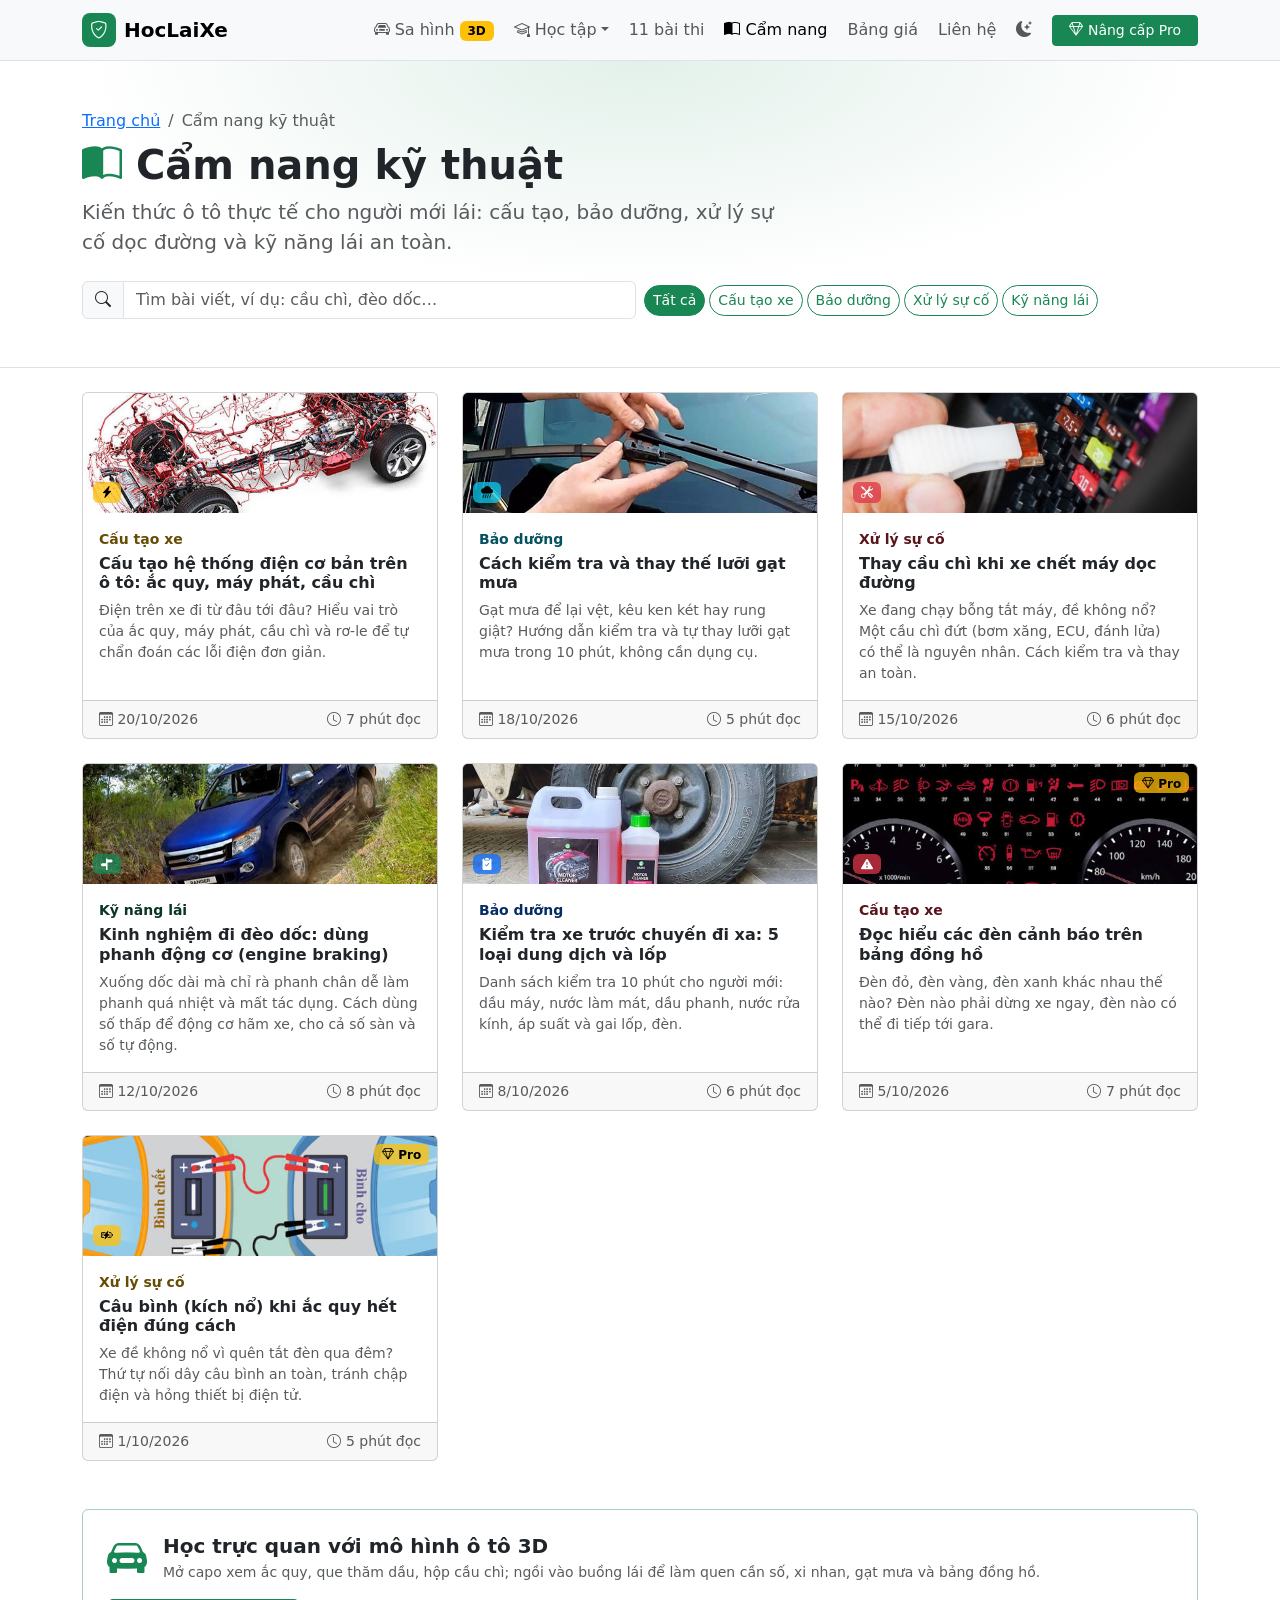
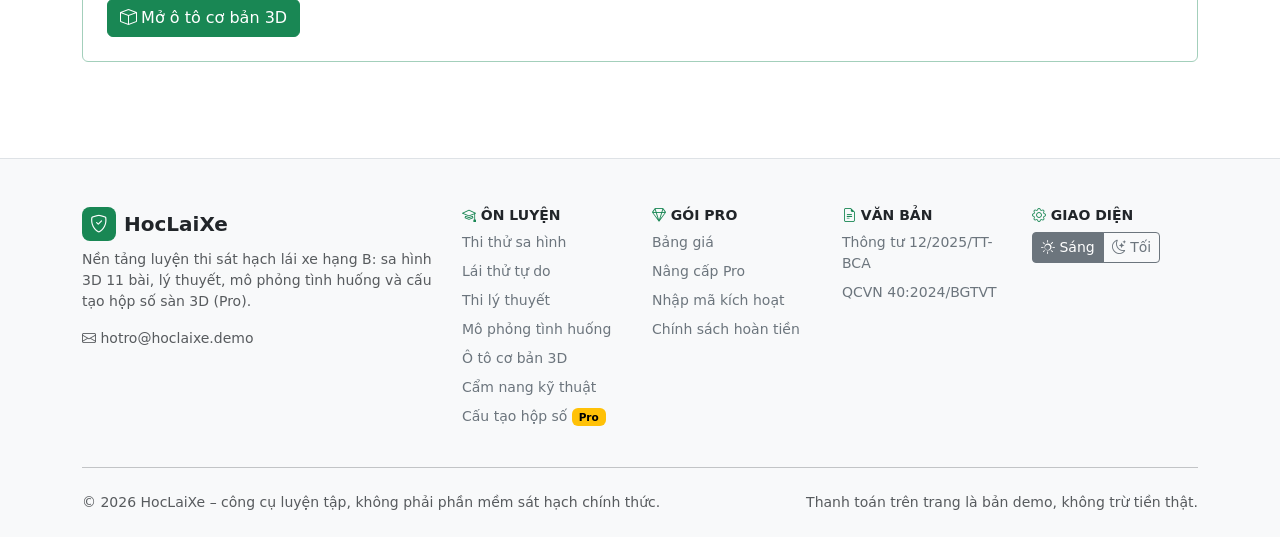
<file: cam-nang.html>
<!doctype html>
<html lang="vi" data-bs-theme="light">
<head>
<meta charset="utf-8">
<meta name="viewport" content="width=device-width, initial-scale=1">
<link rel="icon" href="img/favicon.svg" type="image/svg+xml">
<title>Cẩm nang kỹ thuật – HocLaiXe</title>
<meta name="description" content="Cẩm nang kỹ thuật ô tô cho người mới lái: hệ thống điện, gạt mưa, cầu chì, đi đèo dốc, kiểm tra xe trước chuyến đi.">
<script>
  // Áp chủ đề trước khi vẽ trang để không nháy màu
  (function () {
    try { var t = localStorage.getItem('sahinh_theme'); if (t === 'dark' || t === 'light') document.documentElement.setAttribute('data-bs-theme', t); } catch (e) {}
  })();
</script>
<link rel="stylesheet" href="vendor/bootstrap/bootstrap.min.css">
<link rel="stylesheet" href="vendor/bootstrap-icons/bootstrap-icons.min.css">
<link rel="stylesheet" href="css/home.css">
</head>
<body class="d-flex flex-column min-vh-100">

<!-- ============ THANH ĐIỀU HƯỚNG ============ -->
<nav class="navbar navbar-expand-lg bg-body-tertiary border-bottom sticky-top">
  <div class="container">
    <a class="navbar-brand d-flex align-items-center gap-2 fw-bold" href="index.html">
      <span class="brand-icon bg-success text-white rounded-3"><i class="bi bi-shield-check"></i></span>
      HocLaiXe
    </a>
    <button class="navbar-toggler" type="button" data-bs-toggle="collapse" data-bs-target="#nav" aria-controls="nav" aria-expanded="false" aria-label="Mở menu">
      <span class="navbar-toggler-icon"></span>
    </button>
    <div class="collapse navbar-collapse" id="nav">
      <ul class="navbar-nav ms-auto align-items-lg-center gap-lg-1">
        <li class="nav-item"><a class="nav-link" href="sa-hinh.html"><i class="bi bi-car-front"></i> Sa hình <span class="badge text-bg-warning">3D</span></a></li>
        <li class="nav-item dropdown">
          <a class="nav-link dropdown-toggle" href="#" role="button" data-bs-toggle="dropdown" aria-expanded="false"><i class="bi bi-mortarboard"></i> Học tập</a>
          <ul class="dropdown-menu">
            <li><a class="dropdown-item" href="sa-hinh.html"><i class="bi bi-car-front"></i> Sa hình 3D</a></li>
            <li><a class="dropdown-item" href="ly-thuyet.html"><i class="bi bi-journal-check"></i> Thi lý thuyết</a></li>
            <li><a class="dropdown-item" href="mo-phong.html"><i class="bi bi-play-btn"></i> Mô phỏng tình huống</a></li>
            <li><hr class="dropdown-divider"></li>
            <li><a class="dropdown-item" href="xe-co-ban.html"><i class="bi bi-box"></i> Ô tô cơ bản 3D</a></li>
            <li><a class="dropdown-item" href="hop-so.html"><i class="bi bi-gear-wide-connected"></i> Cấu tạo hộp số sàn <span class="badge text-bg-warning">Pro</span></a></li>
          </ul>
        </li>
        <li class="nav-item"><a class="nav-link" href="index.html#noi-dung">11 bài thi</a></li>
        <li class="nav-item"><a class="nav-link active" aria-current="page" href="cam-nang.html"><i class="bi bi-book-half"></i> Cẩm nang</a></li>
        <li class="nav-item"><a class="nav-link" href="index.html#bang-gia">Bảng giá</a></li>
        <li class="nav-item"><a class="nav-link" href="index.html#lien-he">Liên hệ</a></li>
        <li class="nav-item">
          <button class="btn btn-link nav-link px-2" id="themeToggle" type="button" aria-label="Chuyển giao diện sáng/tối" title="Chuyển giao diện sáng/tối">
            <i class="bi bi-moon-stars-fill"></i><span class="d-lg-none ms-2">Giao diện sáng / tối</span>
          </button>
        </li>
        <li class="nav-item ms-lg-2"><a class="btn btn-success btn-sm px-3" data-pro-nav href="nang-cap.html"><i class="bi bi-gem"></i> Nâng cấp Pro</a></li>
      </ul>
    </div>
  </div>
</nav>

<main class="flex-grow-1">
  <header class="hero py-5 border-bottom">
    <div class="container">
      <nav aria-label="breadcrumb">
        <ol class="breadcrumb small mb-2">
          <li class="breadcrumb-item"><a href="index.html">Trang chủ</a></li>
          <li class="breadcrumb-item active" aria-current="page">Cẩm nang kỹ thuật</li>
        </ol>
      </nav>
      <h1 class="display-6 fw-bold"><i class="bi bi-book-half text-success"></i> Cẩm nang kỹ thuật</h1>
      <p class="lead text-body-secondary mb-4" style="max-width: 720px">Kiến thức ô tô thực tế cho người mới lái: cấu tạo, bảo dưỡng, xử lý sự cố dọc đường và kỹ năng lái an toàn.</p>
      <div class="row g-2 align-items-center">
        <div class="col-md-6">
          <div class="input-group">
            <span class="input-group-text"><i class="bi bi-search"></i></span>
            <input type="search" class="form-control" id="q" placeholder="Tìm bài viết, ví dụ: cầu chì, đèo dốc…" aria-label="Tìm bài viết">
          </div>
        </div>
        <div class="col-md-6 d-flex flex-wrap gap-1" id="cats" role="group" aria-label="Chủ đề"></div>
      </div>
    </div>
  </header>

  <section class="container my-4">
    <div class="row row-cols-1 row-cols-md-2 row-cols-lg-3 g-4" id="list"></div>
    <div class="text-center text-body-secondary py-5" id="empty" hidden><i class="bi bi-search fs-1 d-block mb-2"></i>Không tìm thấy bài viết phù hợp.</div>
  </section>

  <section class="container my-5">
    <div class="card border-success-subtle">
      <div class="card-body d-flex flex-wrap align-items-center gap-3 p-4">
        <div class="display-6 text-success"><i class="bi bi-car-front-fill"></i></div>
        <div class="flex-grow-1">
          <h2 class="h5 fw-bold mb-1">Học trực quan với mô hình ô tô 3D</h2>
          <p class="text-body-secondary mb-0 small">Mở capo xem ắc quy, que thăm dầu, hộp cầu chì; ngồi vào buồng lái để làm quen cần số, xi nhan, gạt mưa và bảng đồng hồ.</p>
        </div>
        <a class="btn btn-success" href="xe-co-ban.html"><i class="bi bi-box"></i> Mở ô tô cơ bản 3D</a>
      </div>
    </div>
  </section>
</main>

<!-- ============ CHÂN TRANG ============ -->
<footer class="border-top bg-body-tertiary pt-5 pb-4 mt-5">
  <div class="container">
    <div class="row g-4">
      <div class="col-lg-4">
        <a class="d-flex align-items-center gap-2 fw-bold fs-5 text-body text-decoration-none mb-2" href="index.html">
          <span class="brand-icon bg-success text-white rounded-3"><i class="bi bi-shield-check"></i></span> HocLaiXe
        </a>
        <p class="small text-body-secondary">Nền tảng luyện thi sát hạch lái xe hạng B: sa hình 3D 11 bài, lý thuyết, mô phỏng tình huống và cấu tạo hộp số sàn 3D (Pro).</p>
        <div class="small text-body-secondary"><i class="bi bi-envelope"></i> hotro@hoclaixe.demo</div>
      </div>
      <div class="col-6 col-lg-2">
        <h6 class="fw-bold text-uppercase small"><i class="bi bi-mortarboard text-success"></i> Ôn luyện</h6>
        <ul class="list-unstyled small vstack gap-2">
          <li><a class="link-secondary text-decoration-none" href="sa-hinh.html">Thi thử sa hình</a></li>
          <li><a class="link-secondary text-decoration-none" href="sa-hinh.html?mode=practice">Lái thử tự do</a></li>
          <li><a class="link-secondary text-decoration-none" href="ly-thuyet.html">Thi lý thuyết</a></li>
          <li><a class="link-secondary text-decoration-none" href="mo-phong.html">Mô phỏng tình huống</a></li>
          <li><a class="link-secondary text-decoration-none" href="xe-co-ban.html">Ô tô cơ bản 3D</a></li>
          <li><a class="link-secondary text-decoration-none" href="cam-nang.html">Cẩm nang kỹ thuật</a></li>
          <li><a class="link-secondary text-decoration-none" href="hop-so.html">Cấu tạo hộp số <span class="badge text-bg-warning">Pro</span></a></li>
        </ul>
      </div>
      <div class="col-6 col-lg-2">
        <h6 class="fw-bold text-uppercase small"><i class="bi bi-gem text-success"></i> Gói Pro</h6>
        <ul class="list-unstyled small vstack gap-2">
          <li><a class="link-secondary text-decoration-none" href="index.html#bang-gia">Bảng giá</a></li>
          <li><a class="link-secondary text-decoration-none" href="nang-cap.html">Nâng cấp Pro</a></li>
          <li><a class="link-secondary text-decoration-none" href="nang-cap.html#kich-hoat">Nhập mã kích hoạt</a></li>
          <li><a class="link-secondary text-decoration-none" href="nang-cap.html#chinh-sach">Chính sách hoàn tiền</a></li>
        </ul>
      </div>
      <div class="col-6 col-lg-2">
        <h6 class="fw-bold text-uppercase small"><i class="bi bi-file-earmark-text text-success"></i> Văn bản</h6>
        <ul class="list-unstyled small vstack gap-2">
          <li><a class="link-secondary text-decoration-none" href="https://xaydungchinhsach.chinhphu.vn/toan-van-thong-tu-12-2025-tt-bca-cua-bo-cong-an-quy-dinh-ve-sat-hach-cap-giay-phep-lai-xe-119250303174347028.htm" target="_blank" rel="noopener">Thông tư 12/2025/TT-BCA</a></li>
          <li><a class="link-secondary text-decoration-none" href="https://cdn.thuvienphapluat.vn/phap-luat/2022-2/NTMH/21122024/QCVN-40-2024.pdf" target="_blank" rel="noopener">QCVN 40:2024/BGTVT</a></li>
        </ul>
      </div>
      <div class="col-6 col-lg-2">
        <h6 class="fw-bold text-uppercase small"><i class="bi bi-gear text-success"></i> Giao diện</h6>
        <div class="btn-group btn-group-sm" role="group" aria-label="Giao diện">
          <button type="button" class="btn btn-outline-secondary" data-theme-set="light"><i class="bi bi-sun"></i> Sáng</button>
          <button type="button" class="btn btn-outline-secondary" data-theme-set="dark"><i class="bi bi-moon-stars"></i> Tối</button>
        </div>
      </div>
    </div>
    <hr class="my-4">
    <div class="d-flex flex-wrap justify-content-between gap-2 small text-body-secondary">
      <span>© <span id="year">2026</span> HocLaiXe – công cụ luyện tập, không phải phần mềm sát hạch chính thức.</span>
      <span>Thanh toán trên trang là bản demo, không trừ tiền thật.</span>
    </div>
  </div>
</footer>

<script src="vendor/bootstrap/bootstrap.bundle.min.js"></script>
<script src="js/theme.js"></script>
<script src="js/license.js"></script>
<script src="js/articles.js"></script>
<script src="js/cam-nang.js"></script>
</body>
</html>
</file>
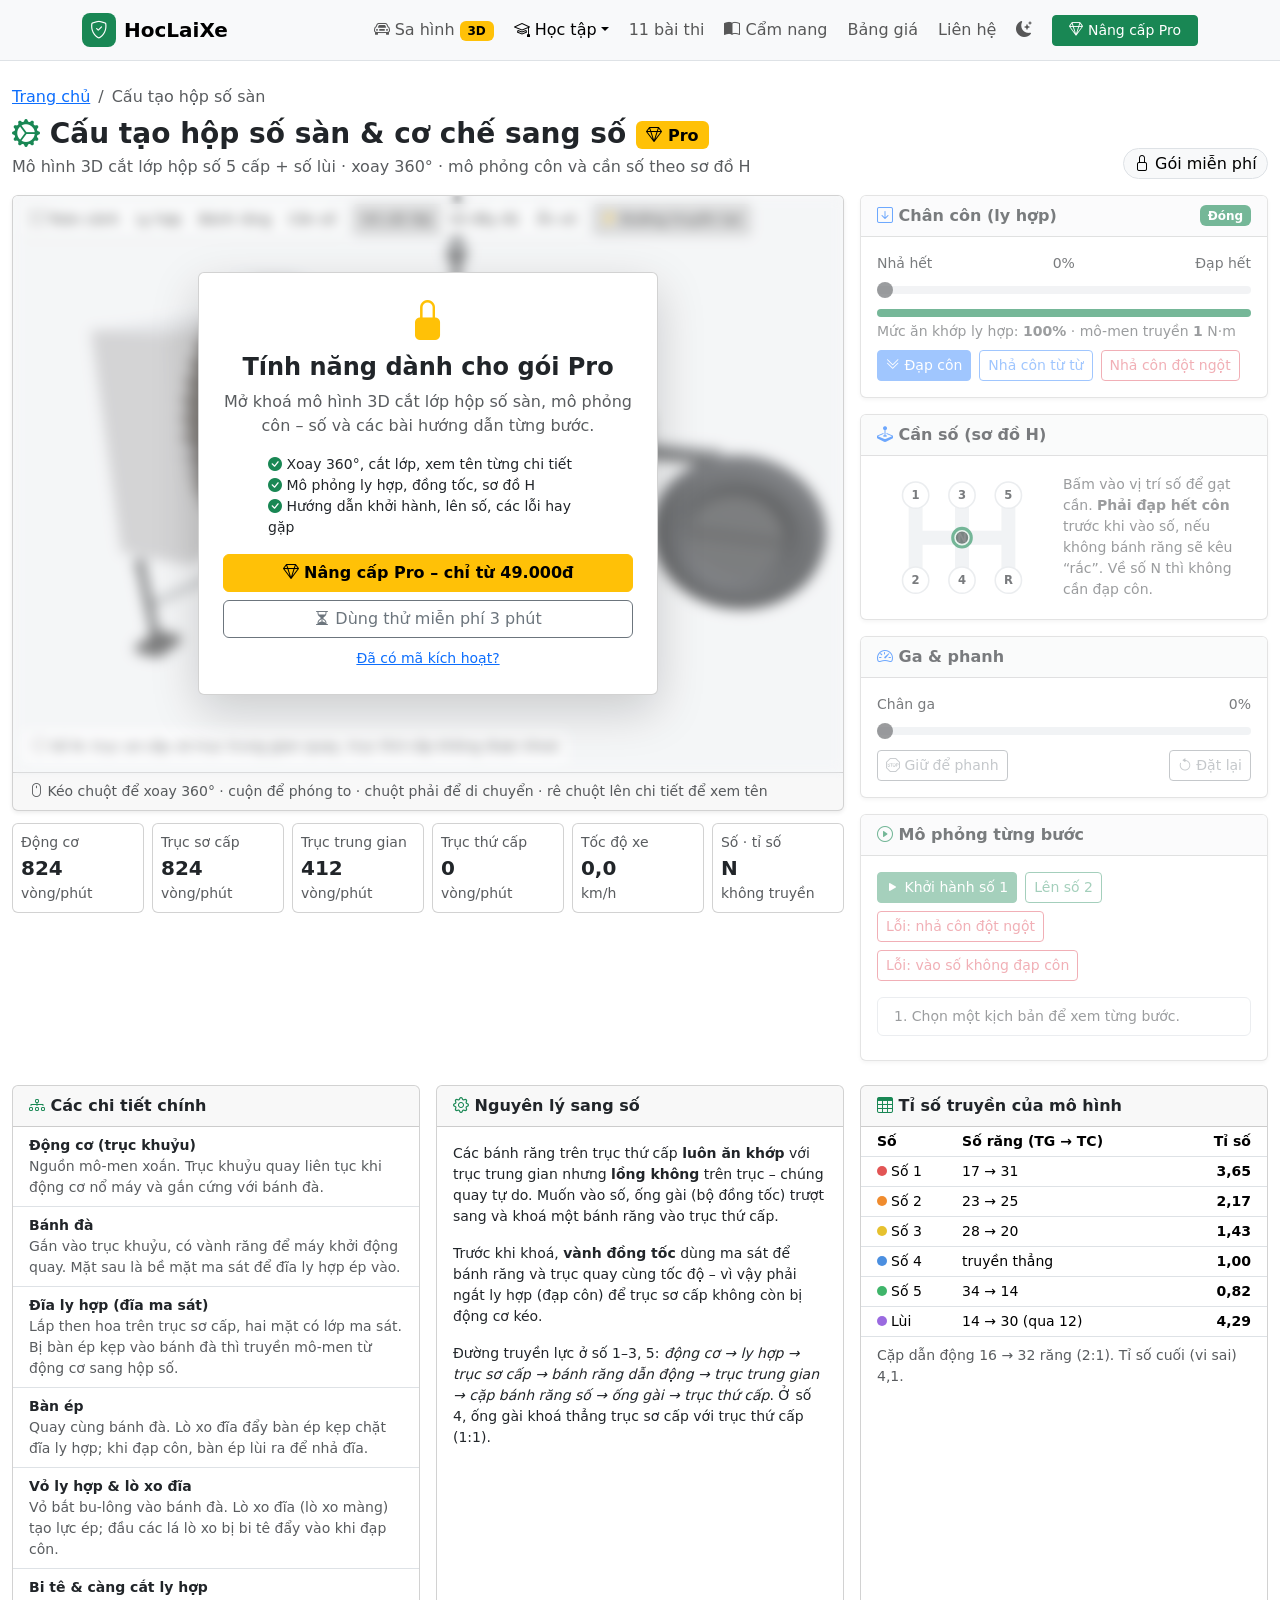
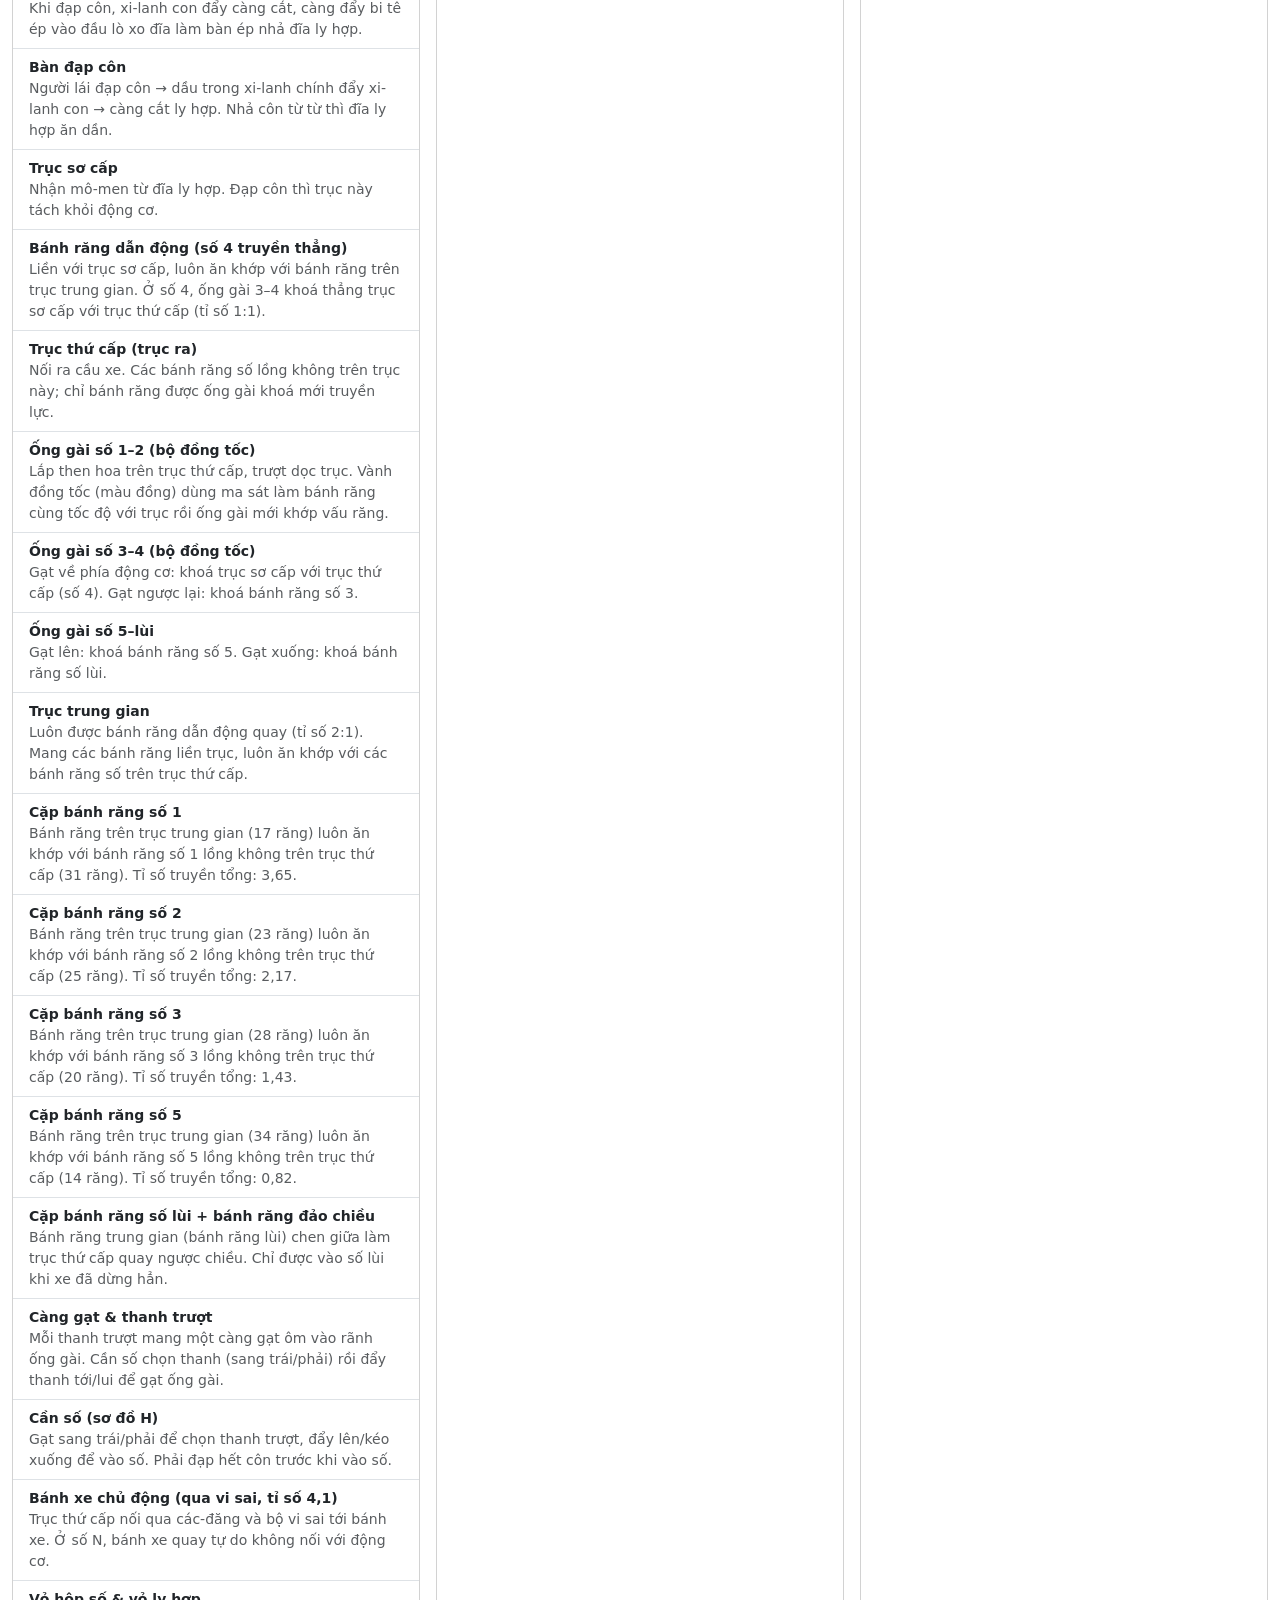
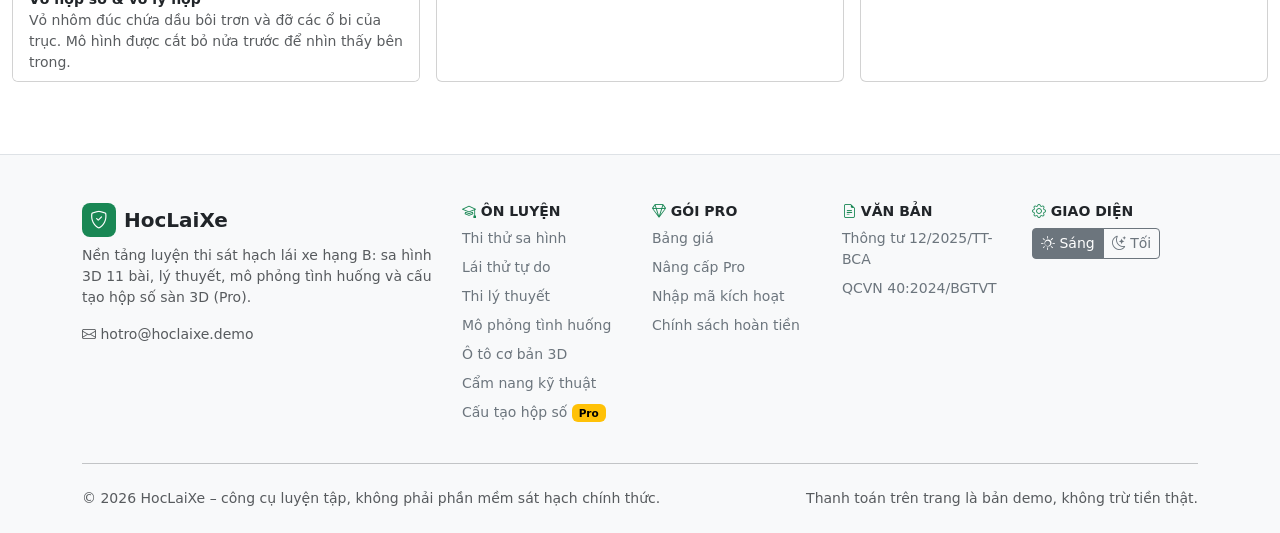
<file: hop-so.html>
<!doctype html>
<html lang="vi" data-bs-theme="light">
<head>
<meta charset="utf-8">
<meta name="viewport" content="width=device-width, initial-scale=1">
<link rel="icon" href="img/favicon.svg" type="image/svg+xml">
<title>Cấu tạo hộp số sàn 3D – HocLaiXe</title>
<meta name="description" content="Mô hình 3D cắt lớp hộp số sàn 5 cấp: xoay 360°, mô phỏng đạp côn, vào số theo sơ đồ H, nhả côn để bánh răng ăn khớp. Tính năng gói Pro của HocLaiXe.">
<script>
  // Áp chủ đề trước khi vẽ trang để không nháy màu
  (function () {
    try { var t = localStorage.getItem('sahinh_theme'); if (t === 'dark' || t === 'light') document.documentElement.setAttribute('data-bs-theme', t); } catch (e) {}
  })();
</script>
<link rel="stylesheet" href="vendor/bootstrap/bootstrap.min.css">
<link rel="stylesheet" href="vendor/bootstrap-icons/bootstrap-icons.min.css">
<link rel="stylesheet" href="css/home.css">
</head>
<body class="d-flex flex-column min-vh-100">

<!-- ============ THANH ĐIỀU HƯỚNG ============ -->
<nav class="navbar navbar-expand-lg bg-body-tertiary border-bottom sticky-top">
  <div class="container">
    <a class="navbar-brand d-flex align-items-center gap-2 fw-bold" href="index.html">
      <span class="brand-icon bg-success text-white rounded-3"><i class="bi bi-shield-check"></i></span>
      HocLaiXe
    </a>
    <button class="navbar-toggler" type="button" data-bs-toggle="collapse" data-bs-target="#nav" aria-controls="nav" aria-expanded="false" aria-label="Mở menu">
      <span class="navbar-toggler-icon"></span>
    </button>
    <div class="collapse navbar-collapse" id="nav">
      <ul class="navbar-nav ms-auto align-items-lg-center gap-lg-1">
        <li class="nav-item"><a class="nav-link" href="sa-hinh.html"><i class="bi bi-car-front"></i> Sa hình <span class="badge text-bg-warning">3D</span></a></li>
        <li class="nav-item dropdown">
          <a class="nav-link dropdown-toggle active" href="#" role="button" data-bs-toggle="dropdown" aria-expanded="false"><i class="bi bi-mortarboard"></i> Học tập</a>
          <ul class="dropdown-menu">
            <li><a class="dropdown-item" href="sa-hinh.html"><i class="bi bi-car-front"></i> Sa hình 3D</a></li>
            <li><a class="dropdown-item" href="ly-thuyet.html"><i class="bi bi-journal-check"></i> Thi lý thuyết</a></li>
            <li><a class="dropdown-item" href="mo-phong.html"><i class="bi bi-play-btn"></i> Mô phỏng tình huống</a></li>
            <li><hr class="dropdown-divider"></li>
            <li><a class="dropdown-item" href="xe-co-ban.html"><i class="bi bi-box"></i> Ô tô cơ bản 3D</a></li>
            <li><a class="dropdown-item active" aria-current="page" href="hop-so.html"><i class="bi bi-gear-wide-connected"></i> Cấu tạo hộp số sàn <span class="badge text-bg-warning">Pro</span></a></li>
          </ul>
        </li>
        <li class="nav-item"><a class="nav-link" href="index.html#noi-dung">11 bài thi</a></li>
        <li class="nav-item"><a class="nav-link" href="cam-nang.html"><i class="bi bi-book-half"></i> Cẩm nang</a></li>
        <li class="nav-item"><a class="nav-link" href="index.html#bang-gia">Bảng giá</a></li>
        <li class="nav-item"><a class="nav-link" href="index.html#lien-he">Liên hệ</a></li>
        <li class="nav-item">
          <button class="btn btn-link nav-link px-2" id="themeToggle" type="button" aria-label="Chuyển giao diện sáng/tối" title="Chuyển giao diện sáng/tối">
            <i class="bi bi-moon-stars-fill"></i><span class="d-lg-none ms-2">Giao diện sáng / tối</span>
          </button>
        </li>
        <li class="nav-item ms-lg-2"><a class="btn btn-success btn-sm px-3" data-pro-nav href="nang-cap.html"><i class="bi bi-gem"></i> Nâng cấp Pro</a></li>
      </ul>
    </div>
  </div>
</nav>

<main class="flex-grow-1">
  <div class="container-xxl my-4">
    <nav aria-label="breadcrumb">
      <ol class="breadcrumb small mb-2">
        <li class="breadcrumb-item"><a href="index.html">Trang chủ</a></li>
        <li class="breadcrumb-item active" aria-current="page">Cấu tạo hộp số sàn</li>
      </ol>
    </nav>
    <div class="d-flex flex-wrap justify-content-between align-items-end gap-2 mb-3">
      <div>
        <h1 class="h3 fw-bold mb-1"><i class="bi bi-gear-wide-connected text-success"></i> Cấu tạo hộp số sàn &amp; cơ chế sang số <span class="badge text-bg-warning align-middle fs-6"><i class="bi bi-gem"></i> Pro</span></h1>
        <p class="text-body-secondary mb-0">Mô hình 3D cắt lớp hộp số 5 cấp + số lùi · xoay 360° · mô phỏng côn và cần số theo sơ đồ H</p>
      </div>
      <span class="badge rounded-pill text-bg-light border fs-6 fw-normal" id="gateStatus"></span>
    </div>

    <div class="row g-3">
      <!-- ============ KHUNG 3D ============ -->
      <div class="col-xl-8">
        <div class="card shadow-sm overflow-hidden">
          <div class="gb-viewer position-relative" id="viewer">
            <div class="gb-toolbar position-absolute top-0 start-0 m-2 d-flex flex-wrap gap-2">
              <div class="btn-group btn-group-sm shadow-sm" role="group" aria-label="Góc nhìn">
                <button class="btn btn-light" data-view="all"><i class="bi bi-arrows-fullscreen"></i> Toàn cảnh</button>
                <button class="btn btn-light" data-view="clutch">Ly hợp</button>
                <button class="btn btn-light" data-view="gears">Bánh răng</button>
                <button class="btn btn-light" data-view="shifter">Cần số</button>
              </div>
              <div class="btn-group btn-group-sm shadow-sm" role="group" aria-label="Vỏ hộp số">
                <input type="radio" class="btn-check" name="shell" id="shCut" value="cut" checked><label class="btn btn-light" for="shCut">Vỏ cắt lớp</label>
                <input type="radio" class="btn-check" name="shell" id="shFull" value="full"><label class="btn btn-light" for="shFull">Vỏ đầy đủ</label>
                <input type="radio" class="btn-check" name="shell" id="shHide" value="hide"><label class="btn btn-light" for="shHide">Ẩn vỏ</label>
              </div>
              <input type="checkbox" class="btn-check" id="flowToggle" checked>
              <label class="btn btn-sm btn-light shadow-sm" for="flowToggle"><i class="bi bi-lightning-charge-fill text-warning"></i> Đường truyền lực</label>
            </div>
            <div class="gb-alert position-absolute start-50 translate-middle-x" id="gbAlert" hidden></div>
            <div class="gb-flow position-absolute bottom-0 start-0 m-2 small" id="flowText"></div>
            <div class="gb-tip position-absolute small" id="gbTip" hidden></div>

            <!-- khoá tính năng Pro -->
            <div class="gb-gate position-absolute top-0 start-0 w-100 h-100 p-3" id="gate" hidden>
              <div class="card shadow-lg text-center" style="max-width: 460px">
                <div class="card-body p-4">
                  <div class="display-6 text-warning mb-2"><i class="bi bi-lock-fill"></i></div>
                  <h2 class="h4 fw-bold">Tính năng dành cho gói Pro</h2>
                  <p class="text-body-secondary">Mở khoá mô hình 3D cắt lớp hộp số sàn, mô phỏng côn – số và các bài hướng dẫn từng bước.</p>
                  <ul class="list-unstyled text-start small mx-auto mb-3" style="max-width: 320px">
                    <li><i class="bi bi-check-circle-fill text-success"></i> Xoay 360°, cắt lớp, xem tên từng chi tiết</li>
                    <li><i class="bi bi-check-circle-fill text-success"></i> Mô phỏng ly hợp, đồng tốc, sơ đồ H</li>
                    <li><i class="bi bi-check-circle-fill text-success"></i> Hướng dẫn khởi hành, lên số, các lỗi hay gặp</li>
                  </ul>
                  <a class="btn btn-warning w-100 fw-semibold mb-2" href="nang-cap.html?plan=Y"><i class="bi bi-gem"></i> Nâng cấp Pro – chỉ từ 49.000đ</a>
                  <button class="btn btn-outline-secondary w-100 mb-2" id="btnTrial" type="button"><i class="bi bi-hourglass-split"></i> Dùng thử miễn phí 3 phút</button>
                  <a class="small" href="nang-cap.html#kich-hoat">Đã có mã kích hoạt?</a>
                </div>
              </div>
            </div>
          </div>
          <div class="card-footer small text-body-secondary d-flex flex-wrap justify-content-between gap-2">
            <span><i class="bi bi-mouse"></i> Kéo chuột để xoay 360° · cuộn để phóng to · chuột phải để di chuyển · rê chuột lên chi tiết để xem tên</span>
            <span id="trialBadge" class="badge text-bg-warning" hidden></span>
          </div>
        </div>

        <!-- số liệu -->
        <div class="row row-cols-2 row-cols-md-3 row-cols-lg-6 g-2 mt-1" id="readouts">
          <div class="col"><div class="card h-100"><div class="card-body p-2"><div class="small text-body-secondary">Động cơ</div><div class="fw-bold fs-5" id="rEngine">0</div><div class="small text-body-secondary">vòng/phút</div></div></div></div>
          <div class="col"><div class="card h-100"><div class="card-body p-2"><div class="small text-body-secondary">Trục sơ cấp</div><div class="fw-bold fs-5" id="rInput">0</div><div class="small text-body-secondary">vòng/phút</div></div></div></div>
          <div class="col"><div class="card h-100"><div class="card-body p-2"><div class="small text-body-secondary">Trục trung gian</div><div class="fw-bold fs-5" id="rCounter">0</div><div class="small text-body-secondary">vòng/phút</div></div></div></div>
          <div class="col"><div class="card h-100"><div class="card-body p-2"><div class="small text-body-secondary">Trục thứ cấp</div><div class="fw-bold fs-5" id="rOutput">0</div><div class="small text-body-secondary">vòng/phút</div></div></div></div>
          <div class="col"><div class="card h-100"><div class="card-body p-2"><div class="small text-body-secondary">Tốc độ xe</div><div class="fw-bold fs-5" id="rSpeed">0</div><div class="small text-body-secondary">km/h</div></div></div></div>
          <div class="col"><div class="card h-100"><div class="card-body p-2"><div class="small text-body-secondary">Số · tỉ số</div><div class="fw-bold fs-5" id="rGear">N</div><div class="small text-body-secondary" id="rRatio">–</div></div></div></div>
        </div>
      </div>

      <!-- ============ BẢNG ĐIỀU KHIỂN ============ -->
      <div class="col-xl-4">
        <fieldset id="controls" class="vstack gap-3">
          <div class="card shadow-sm">
            <div class="card-header bg-body-tertiary d-flex justify-content-between align-items-center">
              <span class="fw-semibold"><i class="bi bi-arrow-down-square text-primary"></i> Chân côn (ly hợp)</span>
              <span class="badge" id="clutchBadge">Đóng</span>
            </div>
            <div class="card-body">
              <label for="pedal" class="form-label small d-flex justify-content-between mb-1"><span>Nhả hết</span><span id="pedalPct">0%</span><span>Đạp hết</span></label>
              <input type="range" class="form-range" id="pedal" min="0" max="100" value="0">
              <div class="progress mb-1" role="progressbar" aria-label="Mức ăn khớp ly hợp" style="height: 8px">
                <div class="progress-bar bg-success" id="clutchBar" style="width: 100%"></div>
              </div>
              <div class="small text-body-secondary mb-2">Mức ăn khớp ly hợp: <b id="clutchPct">100%</b> · mô-men truyền <b id="clutchTq">0</b> N·m</div>
              <div class="d-flex flex-wrap gap-2">
                <button class="btn btn-primary btn-sm" id="btnPress" type="button"><i class="bi bi-chevron-double-down"></i> Đạp côn</button>
                <button class="btn btn-outline-primary btn-sm" id="btnSlow" type="button">Nhả côn từ từ</button>
                <button class="btn btn-outline-danger btn-sm" id="btnDump" type="button">Nhả côn đột ngột</button>
              </div>
            </div>
          </div>

          <div class="card shadow-sm">
            <div class="card-header bg-body-tertiary fw-semibold"><i class="bi bi-joystick text-primary"></i> Cần số (sơ đồ H)</div>
            <div class="card-body d-flex align-items-center gap-3">
              <svg viewBox="0 0 220 170" class="h-pattern flex-none" id="hSvg" role="group" aria-label="Sơ đồ cần số">
                <path d="M50 30V140M110 30V140M170 30V140M50 85H170" class="h-slot"/>
                <g class="h-pos" data-gear="1" tabindex="0" role="button" aria-label="Số 1"><circle cx="50" cy="30" r="17"/><text x="50" y="31">1</text></g>
                <g class="h-pos" data-gear="2" tabindex="0" role="button" aria-label="Số 2"><circle cx="50" cy="140" r="17"/><text x="50" y="141">2</text></g>
                <g class="h-pos" data-gear="3" tabindex="0" role="button" aria-label="Số 3"><circle cx="110" cy="30" r="17"/><text x="110" y="31">3</text></g>
                <g class="h-pos" data-gear="4" tabindex="0" role="button" aria-label="Số 4"><circle cx="110" cy="140" r="17"/><text x="110" y="141">4</text></g>
                <g class="h-pos" data-gear="5" tabindex="0" role="button" aria-label="Số 5"><circle cx="170" cy="30" r="17"/><text x="170" y="31">5</text></g>
                <g class="h-pos" data-gear="R" tabindex="0" role="button" aria-label="Số lùi"><circle cx="170" cy="140" r="17"/><text x="170" y="141">R</text></g>
                <g class="h-pos" data-gear="N" tabindex="0" role="button" aria-label="Số mo (N)"><circle cx="110" cy="85" r="13"/><text x="110" y="86">N</text></g>
                <circle id="hKnob" cx="110" cy="85" r="9" class="h-knob"/>
              </svg>
              <div class="small text-body-secondary">
                Bấm vào vị trí số để gạt cần. <b>Phải đạp hết côn</b> trước khi vào số, nếu không bánh răng sẽ kêu “rắc”.
                Về số N thì không cần đạp côn.
              </div>
            </div>
          </div>

          <div class="card shadow-sm">
            <div class="card-header bg-body-tertiary fw-semibold"><i class="bi bi-speedometer2 text-primary"></i> Ga &amp; phanh</div>
            <div class="card-body">
              <label for="throttle" class="form-label small d-flex justify-content-between mb-1"><span>Chân ga</span><span id="throttlePct">0%</span></label>
              <input type="range" class="form-range" id="throttle" min="0" max="100" value="0">
              <div class="d-flex flex-wrap gap-2">
                <button class="btn btn-outline-secondary btn-sm" id="btnBrake" type="button"><i class="bi bi-sign-stop"></i> Giữ để phanh</button>
                <button class="btn btn-outline-success btn-sm" id="btnRestart" type="button" hidden><i class="bi bi-power"></i> Khởi động lại</button>
                <button class="btn btn-outline-secondary btn-sm ms-auto" id="btnReset" type="button"><i class="bi bi-arrow-counterclockwise"></i> Đặt lại</button>
              </div>
            </div>
          </div>

          <div class="card shadow-sm">
            <div class="card-header bg-body-tertiary fw-semibold"><i class="bi bi-play-circle text-success"></i> Mô phỏng từng bước</div>
            <div class="card-body">
              <div class="d-flex flex-wrap gap-2 mb-3">
                <button class="btn btn-success btn-sm" data-demo="start"><i class="bi bi-play-fill"></i> Khởi hành số 1</button>
                <button class="btn btn-outline-success btn-sm" data-demo="up">Lên số 2</button>
                <button class="btn btn-outline-danger btn-sm" data-demo="stall">Lỗi: nhả côn đột ngột</button>
                <button class="btn btn-outline-danger btn-sm" data-demo="grind">Lỗi: vào số không đạp côn</button>
              </div>
              <ol class="list-group list-group-numbered small" id="demoSteps">
                <li class="list-group-item text-body-secondary">Chọn một kịch bản để xem từng bước.</li>
              </ol>
              <div class="small mt-2" id="demoDetail"></div>
            </div>
          </div>
        </fieldset>
      </div>
    </div>

    <!-- ============ GIẢI THÍCH ============ -->
    <div class="row g-3 mt-2">
      <div class="col-lg-4">
        <div class="card h-100">
          <div class="card-header fw-semibold"><i class="bi bi-diagram-3 text-success"></i> Các chi tiết chính</div>
          <div class="list-group list-group-flush small" id="partList"></div>
        </div>
      </div>
      <div class="col-lg-4">
        <div class="card h-100">
          <div class="card-header fw-semibold"><i class="bi bi-gear text-success"></i> Nguyên lý sang số</div>
          <div class="card-body small">
            <p>Các bánh răng trên trục thứ cấp <b>luôn ăn khớp</b> với trục trung gian nhưng <b>lồng không</b> trên trục – chúng quay tự do. Muốn vào số, ống gài (bộ đồng tốc) trượt sang và khoá một bánh răng vào trục thứ cấp.</p>
            <p>Trước khi khoá, <b>vành đồng tốc</b> dùng ma sát để bánh răng và trục quay cùng tốc độ – vì vậy phải ngắt ly hợp (đạp côn) để trục sơ cấp không còn bị động cơ kéo.</p>
            <p class="mb-0">Đường truyền lực ở số 1–3, 5: <i>động cơ → ly hợp → trục sơ cấp → bánh răng dẫn động → trục trung gian → cặp bánh răng số → ống gài → trục thứ cấp</i>. Ở số 4, ống gài khoá thẳng trục sơ cấp với trục thứ cấp (1:1).</p>
          </div>
        </div>
      </div>
      <div class="col-lg-4">
        <div class="card h-100">
          <div class="card-header fw-semibold"><i class="bi bi-table text-success"></i> Tỉ số truyền của mô hình</div>
          <div class="card-body p-0">
            <table class="table table-sm mb-0 small align-middle">
              <thead><tr><th class="ps-3">Số</th><th>Số răng (TG → TC)</th><th class="text-end pe-3">Tỉ số</th></tr></thead>
              <tbody id="ratioTable"></tbody>
            </table>
            <div class="small text-body-secondary px-3 py-2">Cặp dẫn động 16 → 32 răng (2:1). Tỉ số cuối (vi sai) 4,1.</div>
          </div>
        </div>
      </div>
    </div>
  </div>
</main>

<!-- ============ CHÂN TRANG ============ -->
<footer class="border-top bg-body-tertiary pt-5 pb-4 mt-5">
  <div class="container">
    <div class="row g-4">
      <div class="col-lg-4">
        <a class="d-flex align-items-center gap-2 fw-bold fs-5 text-body text-decoration-none mb-2" href="index.html">
          <span class="brand-icon bg-success text-white rounded-3"><i class="bi bi-shield-check"></i></span> HocLaiXe
        </a>
        <p class="small text-body-secondary">Nền tảng luyện thi sát hạch lái xe hạng B: sa hình 3D 11 bài, lý thuyết, mô phỏng tình huống và cấu tạo hộp số sàn 3D (Pro).</p>
        <div class="small text-body-secondary"><i class="bi bi-envelope"></i> hotro@hoclaixe.demo</div>
      </div>
      <div class="col-6 col-lg-2">
        <h6 class="fw-bold text-uppercase small"><i class="bi bi-mortarboard text-success"></i> Ôn luyện</h6>
        <ul class="list-unstyled small vstack gap-2">
          <li><a class="link-secondary text-decoration-none" href="sa-hinh.html">Thi thử sa hình</a></li>
          <li><a class="link-secondary text-decoration-none" href="sa-hinh.html?mode=practice">Lái thử tự do</a></li>
          <li><a class="link-secondary text-decoration-none" href="ly-thuyet.html">Thi lý thuyết</a></li>
          <li><a class="link-secondary text-decoration-none" href="mo-phong.html">Mô phỏng tình huống</a></li>
          <li><a class="link-secondary text-decoration-none" href="xe-co-ban.html">Ô tô cơ bản 3D</a></li>
          <li><a class="link-secondary text-decoration-none" href="cam-nang.html">Cẩm nang kỹ thuật</a></li>
          <li><a class="link-secondary text-decoration-none" href="hop-so.html">Cấu tạo hộp số <span class="badge text-bg-warning">Pro</span></a></li>
        </ul>
      </div>
      <div class="col-6 col-lg-2">
        <h6 class="fw-bold text-uppercase small"><i class="bi bi-gem text-success"></i> Gói Pro</h6>
        <ul class="list-unstyled small vstack gap-2">
          <li><a class="link-secondary text-decoration-none" href="index.html#bang-gia">Bảng giá</a></li>
          <li><a class="link-secondary text-decoration-none" href="nang-cap.html">Nâng cấp Pro</a></li>
          <li><a class="link-secondary text-decoration-none" href="nang-cap.html#kich-hoat">Nhập mã kích hoạt</a></li>
          <li><a class="link-secondary text-decoration-none" href="nang-cap.html#chinh-sach">Chính sách hoàn tiền</a></li>
        </ul>
      </div>
      <div class="col-6 col-lg-2">
        <h6 class="fw-bold text-uppercase small"><i class="bi bi-file-earmark-text text-success"></i> Văn bản</h6>
        <ul class="list-unstyled small vstack gap-2">
          <li><a class="link-secondary text-decoration-none" href="https://xaydungchinhsach.chinhphu.vn/toan-van-thong-tu-12-2025-tt-bca-cua-bo-cong-an-quy-dinh-ve-sat-hach-cap-giay-phep-lai-xe-119250303174347028.htm" target="_blank" rel="noopener">Thông tư 12/2025/TT-BCA</a></li>
          <li><a class="link-secondary text-decoration-none" href="https://cdn.thuvienphapluat.vn/phap-luat/2022-2/NTMH/21122024/QCVN-40-2024.pdf" target="_blank" rel="noopener">QCVN 40:2024/BGTVT</a></li>
        </ul>
      </div>
      <div class="col-6 col-lg-2">
        <h6 class="fw-bold text-uppercase small"><i class="bi bi-gear text-success"></i> Giao diện</h6>
        <div class="btn-group btn-group-sm" role="group" aria-label="Giao diện">
          <button type="button" class="btn btn-outline-secondary" data-theme-set="light"><i class="bi bi-sun"></i> Sáng</button>
          <button type="button" class="btn btn-outline-secondary" data-theme-set="dark"><i class="bi bi-moon-stars"></i> Tối</button>
        </div>
      </div>
    </div>
    <hr class="my-4">
    <div class="d-flex flex-wrap justify-content-between gap-2 small text-body-secondary">
      <span>© <span id="year">2026</span> HocLaiXe – công cụ luyện tập, không phải phần mềm sát hạch chính thức.</span>
      <span>Thanh toán trên trang là bản demo, không trừ tiền thật.</span>
    </div>
  </div>
</footer>

<script src="vendor/bootstrap/bootstrap.bundle.min.js"></script>
<script src="js/theme.js"></script>
<script src="js/license.js"></script>
<script src="vendor/three.min.js"></script>
<script src="vendor/OrbitControls.js"></script>
<script src="js/gearbox.js"></script>
<script src="js/hop-so.js"></script>
</body>
</html>
</file>
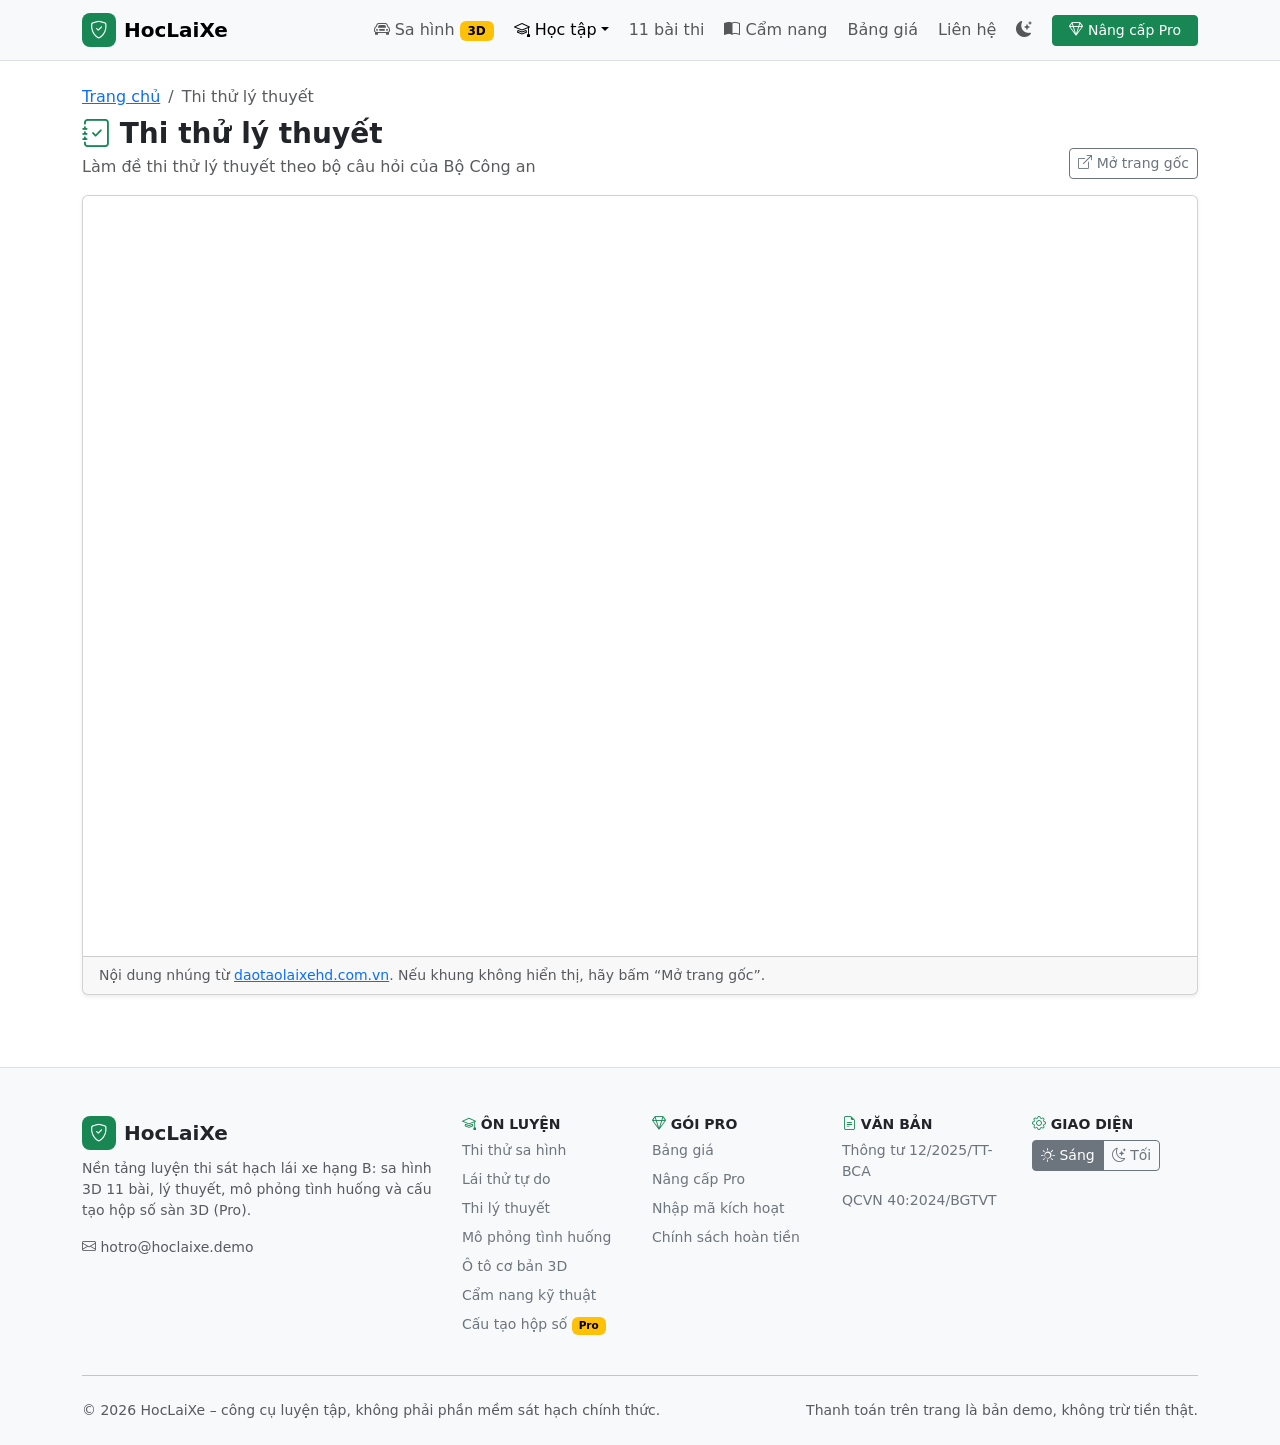
<file: ly-thuyet.html>
<!doctype html>
<html lang="vi" data-bs-theme="light">
<head>
<meta charset="utf-8">
<meta name="viewport" content="width=device-width, initial-scale=1">
<link rel="icon" href="img/favicon.svg" type="image/svg+xml">
<title>Thi lý thuyết – HocLaiXe</title>
<meta name="description" content="Thi thử lý thuyết lái xe theo bộ câu hỏi của Bộ Công an.">
<script>
  // Áp chủ đề trước khi vẽ trang để không nháy màu
  (function () {
    try { var t = localStorage.getItem('sahinh_theme'); if (t === 'dark' || t === 'light') document.documentElement.setAttribute('data-bs-theme', t); } catch (e) {}
  })();
</script>
<link rel="stylesheet" href="vendor/bootstrap/bootstrap.min.css">
<link rel="stylesheet" href="vendor/bootstrap-icons/bootstrap-icons.min.css">
<link rel="stylesheet" href="css/home.css">
</head>
<body class="d-flex flex-column min-vh-100">

<!-- ============ THANH ĐIỀU HƯỚNG ============ -->
<nav class="navbar navbar-expand-lg bg-body-tertiary border-bottom sticky-top">
  <div class="container">
    <a class="navbar-brand d-flex align-items-center gap-2 fw-bold" href="index.html">
      <span class="brand-icon bg-success text-white rounded-3"><i class="bi bi-shield-check"></i></span>
      HocLaiXe
    </a>
    <button class="navbar-toggler" type="button" data-bs-toggle="collapse" data-bs-target="#nav" aria-controls="nav" aria-expanded="false" aria-label="Mở menu">
      <span class="navbar-toggler-icon"></span>
    </button>
    <div class="collapse navbar-collapse" id="nav">
      <ul class="navbar-nav ms-auto align-items-lg-center gap-lg-1">
        <li class="nav-item"><a class="nav-link" href="sa-hinh.html"><i class="bi bi-car-front"></i> Sa hình <span class="badge text-bg-warning">3D</span></a></li>
        <li class="nav-item dropdown">
          <a class="nav-link dropdown-toggle active" href="#" role="button" data-bs-toggle="dropdown" aria-expanded="false"><i class="bi bi-mortarboard"></i> Học tập</a>
          <ul class="dropdown-menu">
            <li><a class="dropdown-item" href="sa-hinh.html"><i class="bi bi-car-front"></i> Sa hình 3D</a></li>
            <li><a class="dropdown-item active" aria-current="page" href="ly-thuyet.html"><i class="bi bi-journal-check"></i> Thi lý thuyết</a></li>
            <li><a class="dropdown-item" href="mo-phong.html"><i class="bi bi-play-btn"></i> Mô phỏng tình huống</a></li>
            <li><hr class="dropdown-divider"></li>
            <li><a class="dropdown-item" href="xe-co-ban.html"><i class="bi bi-box"></i> Ô tô cơ bản 3D</a></li>
            <li><a class="dropdown-item" href="hop-so.html"><i class="bi bi-gear-wide-connected"></i> Cấu tạo hộp số sàn <span class="badge text-bg-warning">Pro</span></a></li>
          </ul>
        </li>
        <li class="nav-item"><a class="nav-link" href="index.html#noi-dung">11 bài thi</a></li>
        <li class="nav-item"><a class="nav-link" href="cam-nang.html"><i class="bi bi-book-half"></i> Cẩm nang</a></li>
        <li class="nav-item"><a class="nav-link" href="index.html#bang-gia">Bảng giá</a></li>
        <li class="nav-item"><a class="nav-link" href="index.html#lien-he">Liên hệ</a></li>
        <li class="nav-item">
          <button class="btn btn-link nav-link px-2" id="themeToggle" type="button" aria-label="Chuyển giao diện sáng/tối" title="Chuyển giao diện sáng/tối">
            <i class="bi bi-moon-stars-fill"></i><span class="d-lg-none ms-2">Giao diện sáng / tối</span>
          </button>
        </li>
        <li class="nav-item ms-lg-2"><a class="btn btn-success btn-sm px-3" data-pro-nav href="nang-cap.html"><i class="bi bi-gem"></i> Nâng cấp Pro</a></li>
      </ul>
    </div>
  </div>
</nav>

<main class="flex-grow-1">
  <section class="container my-4">
    <nav aria-label="breadcrumb">
      <ol class="breadcrumb small mb-2">
        <li class="breadcrumb-item"><a href="index.html">Trang chủ</a></li>
        <li class="breadcrumb-item active" aria-current="page">Thi thử lý thuyết</li>
      </ol>
    </nav>
    <div class="d-flex flex-wrap justify-content-between align-items-end gap-2 mb-3">
      <div>
        <h1 class="h3 fw-bold mb-1"><i class="bi bi-journal-check text-success"></i> Thi thử lý thuyết</h1>
        <p class="text-body-secondary mb-0">Làm đề thi thử lý thuyết theo bộ câu hỏi của Bộ Công an</p>
      </div>
      <a class="btn btn-outline-secondary btn-sm" href="https://daotaolaixehd.com.vn/thi-ly-thuyet-lai-xe-bo-cong-an" target="_blank" rel="noopener">
        <i class="bi bi-box-arrow-up-right"></i> Mở trang gốc
      </a>
    </div>
    <div class="card shadow-sm overflow-hidden">
      <iframe src="https://daotaolaixehd.com.vn/thi-ly-thuyet-lai-xe-bo-cong-an" title="Thi thử lý thuyết" class="w-100 d-block border-0 embed-frame" loading="lazy"></iframe>
      <div class="card-footer small text-body-secondary">
        Nội dung nhúng từ <a href="https://daotaolaixehd.com.vn/thi-ly-thuyet-lai-xe-bo-cong-an" target="_blank" rel="noopener">daotaolaixehd.com.vn</a>. Nếu khung không hiển thị, hãy bấm “Mở trang gốc”.
      </div>
    </div>
  </section>
</main>

<!-- ============ CHÂN TRANG ============ -->
<footer class="border-top bg-body-tertiary pt-5 pb-4 mt-5">
  <div class="container">
    <div class="row g-4">
      <div class="col-lg-4">
        <a class="d-flex align-items-center gap-2 fw-bold fs-5 text-body text-decoration-none mb-2" href="index.html">
          <span class="brand-icon bg-success text-white rounded-3"><i class="bi bi-shield-check"></i></span> HocLaiXe
        </a>
        <p class="small text-body-secondary">Nền tảng luyện thi sát hạch lái xe hạng B: sa hình 3D 11 bài, lý thuyết, mô phỏng tình huống và cấu tạo hộp số sàn 3D (Pro).</p>
        <div class="small text-body-secondary"><i class="bi bi-envelope"></i> hotro@hoclaixe.demo</div>
      </div>
      <div class="col-6 col-lg-2">
        <h6 class="fw-bold text-uppercase small"><i class="bi bi-mortarboard text-success"></i> Ôn luyện</h6>
        <ul class="list-unstyled small vstack gap-2">
          <li><a class="link-secondary text-decoration-none" href="sa-hinh.html">Thi thử sa hình</a></li>
          <li><a class="link-secondary text-decoration-none" href="sa-hinh.html?mode=practice">Lái thử tự do</a></li>
          <li><a class="link-secondary text-decoration-none" href="ly-thuyet.html">Thi lý thuyết</a></li>
          <li><a class="link-secondary text-decoration-none" href="mo-phong.html">Mô phỏng tình huống</a></li>
          <li><a class="link-secondary text-decoration-none" href="xe-co-ban.html">Ô tô cơ bản 3D</a></li>
          <li><a class="link-secondary text-decoration-none" href="cam-nang.html">Cẩm nang kỹ thuật</a></li>
          <li><a class="link-secondary text-decoration-none" href="hop-so.html">Cấu tạo hộp số <span class="badge text-bg-warning">Pro</span></a></li>
        </ul>
      </div>
      <div class="col-6 col-lg-2">
        <h6 class="fw-bold text-uppercase small"><i class="bi bi-gem text-success"></i> Gói Pro</h6>
        <ul class="list-unstyled small vstack gap-2">
          <li><a class="link-secondary text-decoration-none" href="index.html#bang-gia">Bảng giá</a></li>
          <li><a class="link-secondary text-decoration-none" href="nang-cap.html">Nâng cấp Pro</a></li>
          <li><a class="link-secondary text-decoration-none" href="nang-cap.html#kich-hoat">Nhập mã kích hoạt</a></li>
          <li><a class="link-secondary text-decoration-none" href="nang-cap.html#chinh-sach">Chính sách hoàn tiền</a></li>
        </ul>
      </div>
      <div class="col-6 col-lg-2">
        <h6 class="fw-bold text-uppercase small"><i class="bi bi-file-earmark-text text-success"></i> Văn bản</h6>
        <ul class="list-unstyled small vstack gap-2">
          <li><a class="link-secondary text-decoration-none" href="https://xaydungchinhsach.chinhphu.vn/toan-van-thong-tu-12-2025-tt-bca-cua-bo-cong-an-quy-dinh-ve-sat-hach-cap-giay-phep-lai-xe-119250303174347028.htm" target="_blank" rel="noopener">Thông tư 12/2025/TT-BCA</a></li>
          <li><a class="link-secondary text-decoration-none" href="https://cdn.thuvienphapluat.vn/phap-luat/2022-2/NTMH/21122024/QCVN-40-2024.pdf" target="_blank" rel="noopener">QCVN 40:2024/BGTVT</a></li>
        </ul>
      </div>
      <div class="col-6 col-lg-2">
        <h6 class="fw-bold text-uppercase small"><i class="bi bi-gear text-success"></i> Giao diện</h6>
        <div class="btn-group btn-group-sm" role="group" aria-label="Giao diện">
          <button type="button" class="btn btn-outline-secondary" data-theme-set="light"><i class="bi bi-sun"></i> Sáng</button>
          <button type="button" class="btn btn-outline-secondary" data-theme-set="dark"><i class="bi bi-moon-stars"></i> Tối</button>
        </div>
      </div>
    </div>
    <hr class="my-4">
    <div class="d-flex flex-wrap justify-content-between gap-2 small text-body-secondary">
      <span>© <span id="year">2026</span> HocLaiXe – công cụ luyện tập, không phải phần mềm sát hạch chính thức.</span>
      <span>Thanh toán trên trang là bản demo, không trừ tiền thật.</span>
    </div>
  </div>
</footer>

<script src="vendor/bootstrap/bootstrap.bundle.min.js"></script>
<script src="js/theme.js"></script>
<script src="js/license.js"></script>
</body>
</html>
</file>
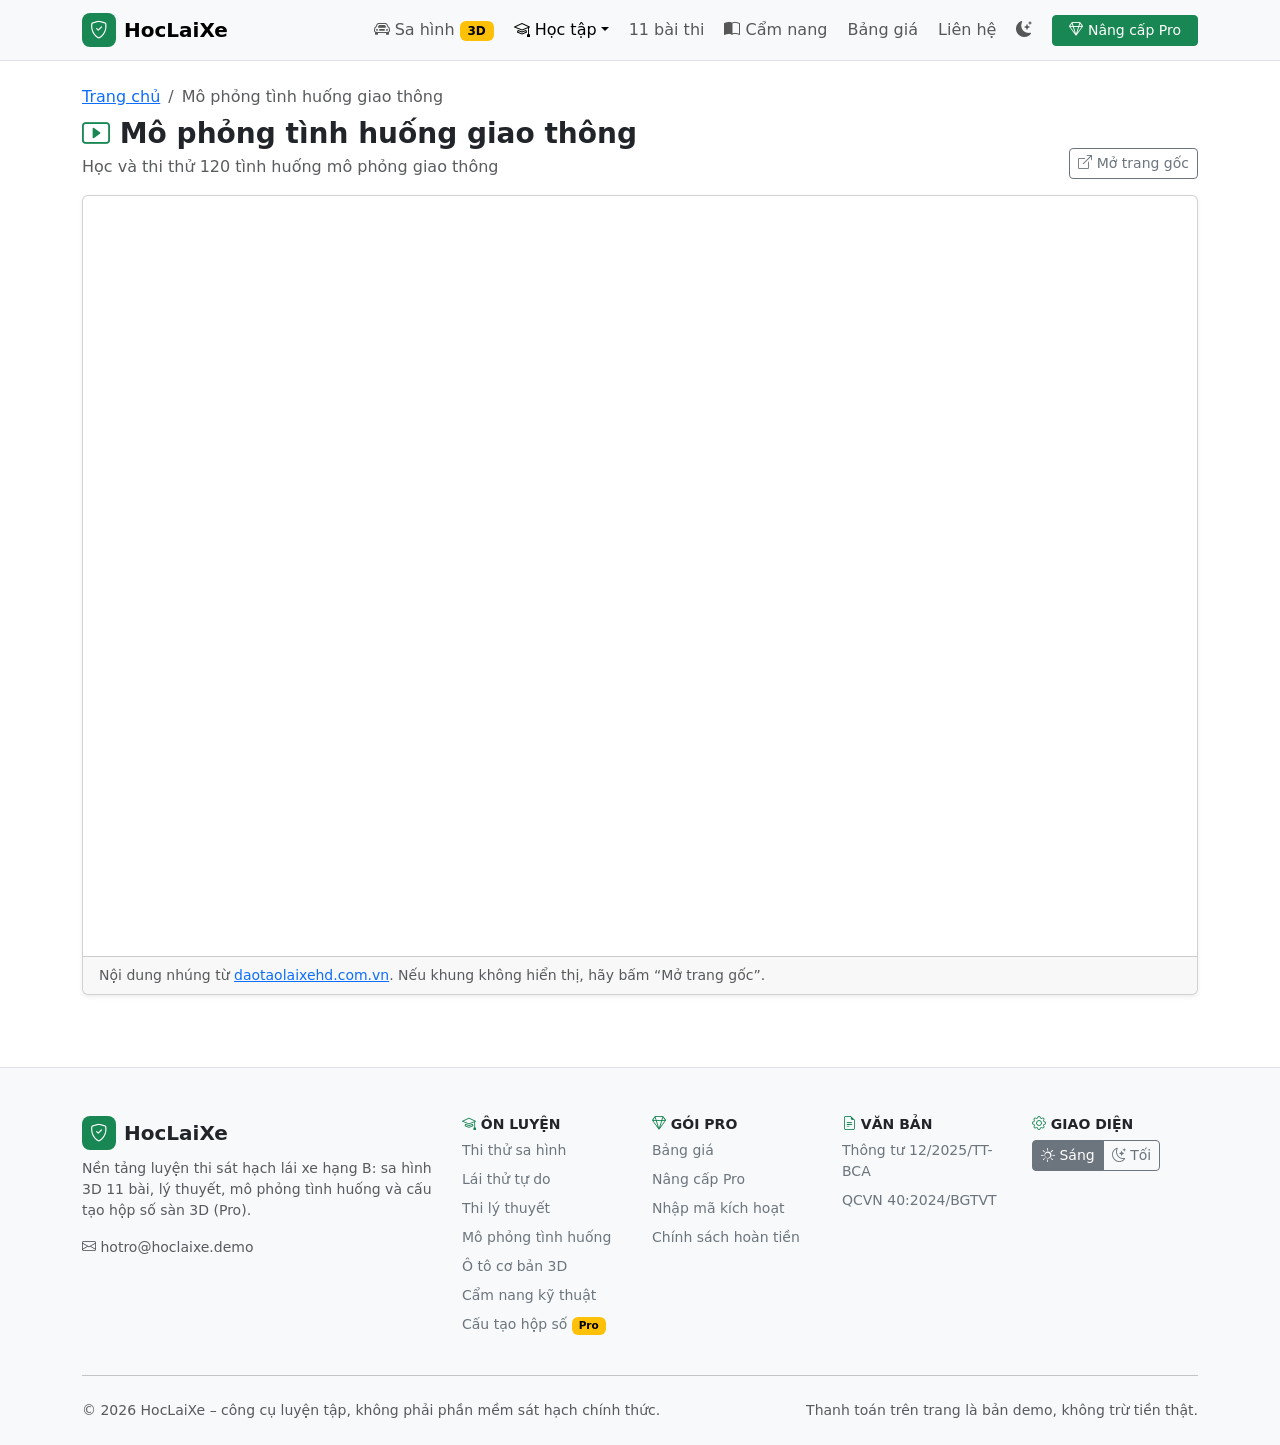
<file: mo-phong.html>
<!doctype html>
<html lang="vi" data-bs-theme="light">
<head>
<meta charset="utf-8">
<meta name="viewport" content="width=device-width, initial-scale=1">
<link rel="icon" href="img/favicon.svg" type="image/svg+xml">
<title>Mô phỏng tình huống – HocLaiXe</title>
<meta name="description" content="Học và thi thử 120 tình huống mô phỏng giao thông.">
<script>
  // Áp chủ đề trước khi vẽ trang để không nháy màu
  (function () {
    try { var t = localStorage.getItem('sahinh_theme'); if (t === 'dark' || t === 'light') document.documentElement.setAttribute('data-bs-theme', t); } catch (e) {}
  })();
</script>
<link rel="stylesheet" href="vendor/bootstrap/bootstrap.min.css">
<link rel="stylesheet" href="vendor/bootstrap-icons/bootstrap-icons.min.css">
<link rel="stylesheet" href="css/home.css">
</head>
<body class="d-flex flex-column min-vh-100">

<!-- ============ THANH ĐIỀU HƯỚNG ============ -->
<nav class="navbar navbar-expand-lg bg-body-tertiary border-bottom sticky-top">
  <div class="container">
    <a class="navbar-brand d-flex align-items-center gap-2 fw-bold" href="index.html">
      <span class="brand-icon bg-success text-white rounded-3"><i class="bi bi-shield-check"></i></span>
      HocLaiXe
    </a>
    <button class="navbar-toggler" type="button" data-bs-toggle="collapse" data-bs-target="#nav" aria-controls="nav" aria-expanded="false" aria-label="Mở menu">
      <span class="navbar-toggler-icon"></span>
    </button>
    <div class="collapse navbar-collapse" id="nav">
      <ul class="navbar-nav ms-auto align-items-lg-center gap-lg-1">
        <li class="nav-item"><a class="nav-link" href="sa-hinh.html"><i class="bi bi-car-front"></i> Sa hình <span class="badge text-bg-warning">3D</span></a></li>
        <li class="nav-item dropdown">
          <a class="nav-link dropdown-toggle active" href="#" role="button" data-bs-toggle="dropdown" aria-expanded="false"><i class="bi bi-mortarboard"></i> Học tập</a>
          <ul class="dropdown-menu">
            <li><a class="dropdown-item" href="sa-hinh.html"><i class="bi bi-car-front"></i> Sa hình 3D</a></li>
            <li><a class="dropdown-item" href="ly-thuyet.html"><i class="bi bi-journal-check"></i> Thi lý thuyết</a></li>
            <li><a class="dropdown-item active" aria-current="page" href="mo-phong.html"><i class="bi bi-play-btn"></i> Mô phỏng tình huống</a></li>
            <li><hr class="dropdown-divider"></li>
            <li><a class="dropdown-item" href="xe-co-ban.html"><i class="bi bi-box"></i> Ô tô cơ bản 3D</a></li>
            <li><a class="dropdown-item" href="hop-so.html"><i class="bi bi-gear-wide-connected"></i> Cấu tạo hộp số sàn <span class="badge text-bg-warning">Pro</span></a></li>
          </ul>
        </li>
        <li class="nav-item"><a class="nav-link" href="index.html#noi-dung">11 bài thi</a></li>
        <li class="nav-item"><a class="nav-link" href="cam-nang.html"><i class="bi bi-book-half"></i> Cẩm nang</a></li>
        <li class="nav-item"><a class="nav-link" href="index.html#bang-gia">Bảng giá</a></li>
        <li class="nav-item"><a class="nav-link" href="index.html#lien-he">Liên hệ</a></li>
        <li class="nav-item">
          <button class="btn btn-link nav-link px-2" id="themeToggle" type="button" aria-label="Chuyển giao diện sáng/tối" title="Chuyển giao diện sáng/tối">
            <i class="bi bi-moon-stars-fill"></i><span class="d-lg-none ms-2">Giao diện sáng / tối</span>
          </button>
        </li>
        <li class="nav-item ms-lg-2"><a class="btn btn-success btn-sm px-3" data-pro-nav href="nang-cap.html"><i class="bi bi-gem"></i> Nâng cấp Pro</a></li>
      </ul>
    </div>
  </div>
</nav>

<main class="flex-grow-1">
  <section class="container my-4">
    <nav aria-label="breadcrumb">
      <ol class="breadcrumb small mb-2">
        <li class="breadcrumb-item"><a href="index.html">Trang chủ</a></li>
        <li class="breadcrumb-item active" aria-current="page">Mô phỏng tình huống giao thông</li>
      </ol>
    </nav>
    <div class="d-flex flex-wrap justify-content-between align-items-end gap-2 mb-3">
      <div>
        <h1 class="h3 fw-bold mb-1"><i class="bi bi-play-btn text-success"></i> Mô phỏng tình huống giao thông</h1>
        <p class="text-body-secondary mb-0">Học và thi thử 120 tình huống mô phỏng giao thông</p>
      </div>
      <a class="btn btn-outline-secondary btn-sm" href="https://daotaolaixehd.com.vn/phan-thi-mo-phong" target="_blank" rel="noopener">
        <i class="bi bi-box-arrow-up-right"></i> Mở trang gốc
      </a>
    </div>
    <div class="card shadow-sm overflow-hidden">
      <iframe src="https://daotaolaixehd.com.vn/phan-thi-mo-phong" title="Mô phỏng tình huống giao thông" class="w-100 d-block border-0 embed-frame" loading="lazy"></iframe>
      <div class="card-footer small text-body-secondary">
        Nội dung nhúng từ <a href="https://daotaolaixehd.com.vn/phan-thi-mo-phong" target="_blank" rel="noopener">daotaolaixehd.com.vn</a>. Nếu khung không hiển thị, hãy bấm “Mở trang gốc”.
      </div>
    </div>
  </section>
</main>

<!-- ============ CHÂN TRANG ============ -->
<footer class="border-top bg-body-tertiary pt-5 pb-4 mt-5">
  <div class="container">
    <div class="row g-4">
      <div class="col-lg-4">
        <a class="d-flex align-items-center gap-2 fw-bold fs-5 text-body text-decoration-none mb-2" href="index.html">
          <span class="brand-icon bg-success text-white rounded-3"><i class="bi bi-shield-check"></i></span> HocLaiXe
        </a>
        <p class="small text-body-secondary">Nền tảng luyện thi sát hạch lái xe hạng B: sa hình 3D 11 bài, lý thuyết, mô phỏng tình huống và cấu tạo hộp số sàn 3D (Pro).</p>
        <div class="small text-body-secondary"><i class="bi bi-envelope"></i> hotro@hoclaixe.demo</div>
      </div>
      <div class="col-6 col-lg-2">
        <h6 class="fw-bold text-uppercase small"><i class="bi bi-mortarboard text-success"></i> Ôn luyện</h6>
        <ul class="list-unstyled small vstack gap-2">
          <li><a class="link-secondary text-decoration-none" href="sa-hinh.html">Thi thử sa hình</a></li>
          <li><a class="link-secondary text-decoration-none" href="sa-hinh.html?mode=practice">Lái thử tự do</a></li>
          <li><a class="link-secondary text-decoration-none" href="ly-thuyet.html">Thi lý thuyết</a></li>
          <li><a class="link-secondary text-decoration-none" href="mo-phong.html">Mô phỏng tình huống</a></li>
          <li><a class="link-secondary text-decoration-none" href="xe-co-ban.html">Ô tô cơ bản 3D</a></li>
          <li><a class="link-secondary text-decoration-none" href="cam-nang.html">Cẩm nang kỹ thuật</a></li>
          <li><a class="link-secondary text-decoration-none" href="hop-so.html">Cấu tạo hộp số <span class="badge text-bg-warning">Pro</span></a></li>
        </ul>
      </div>
      <div class="col-6 col-lg-2">
        <h6 class="fw-bold text-uppercase small"><i class="bi bi-gem text-success"></i> Gói Pro</h6>
        <ul class="list-unstyled small vstack gap-2">
          <li><a class="link-secondary text-decoration-none" href="index.html#bang-gia">Bảng giá</a></li>
          <li><a class="link-secondary text-decoration-none" href="nang-cap.html">Nâng cấp Pro</a></li>
          <li><a class="link-secondary text-decoration-none" href="nang-cap.html#kich-hoat">Nhập mã kích hoạt</a></li>
          <li><a class="link-secondary text-decoration-none" href="nang-cap.html#chinh-sach">Chính sách hoàn tiền</a></li>
        </ul>
      </div>
      <div class="col-6 col-lg-2">
        <h6 class="fw-bold text-uppercase small"><i class="bi bi-file-earmark-text text-success"></i> Văn bản</h6>
        <ul class="list-unstyled small vstack gap-2">
          <li><a class="link-secondary text-decoration-none" href="https://xaydungchinhsach.chinhphu.vn/toan-van-thong-tu-12-2025-tt-bca-cua-bo-cong-an-quy-dinh-ve-sat-hach-cap-giay-phep-lai-xe-119250303174347028.htm" target="_blank" rel="noopener">Thông tư 12/2025/TT-BCA</a></li>
          <li><a class="link-secondary text-decoration-none" href="https://cdn.thuvienphapluat.vn/phap-luat/2022-2/NTMH/21122024/QCVN-40-2024.pdf" target="_blank" rel="noopener">QCVN 40:2024/BGTVT</a></li>
        </ul>
      </div>
      <div class="col-6 col-lg-2">
        <h6 class="fw-bold text-uppercase small"><i class="bi bi-gear text-success"></i> Giao diện</h6>
        <div class="btn-group btn-group-sm" role="group" aria-label="Giao diện">
          <button type="button" class="btn btn-outline-secondary" data-theme-set="light"><i class="bi bi-sun"></i> Sáng</button>
          <button type="button" class="btn btn-outline-secondary" data-theme-set="dark"><i class="bi bi-moon-stars"></i> Tối</button>
        </div>
      </div>
    </div>
    <hr class="my-4">
    <div class="d-flex flex-wrap justify-content-between gap-2 small text-body-secondary">
      <span>© <span id="year">2026</span> HocLaiXe – công cụ luyện tập, không phải phần mềm sát hạch chính thức.</span>
      <span>Thanh toán trên trang là bản demo, không trừ tiền thật.</span>
    </div>
  </div>
</footer>

<script src="vendor/bootstrap/bootstrap.bundle.min.js"></script>
<script src="js/theme.js"></script>
<script src="js/license.js"></script>
</body>
</html>
</file>
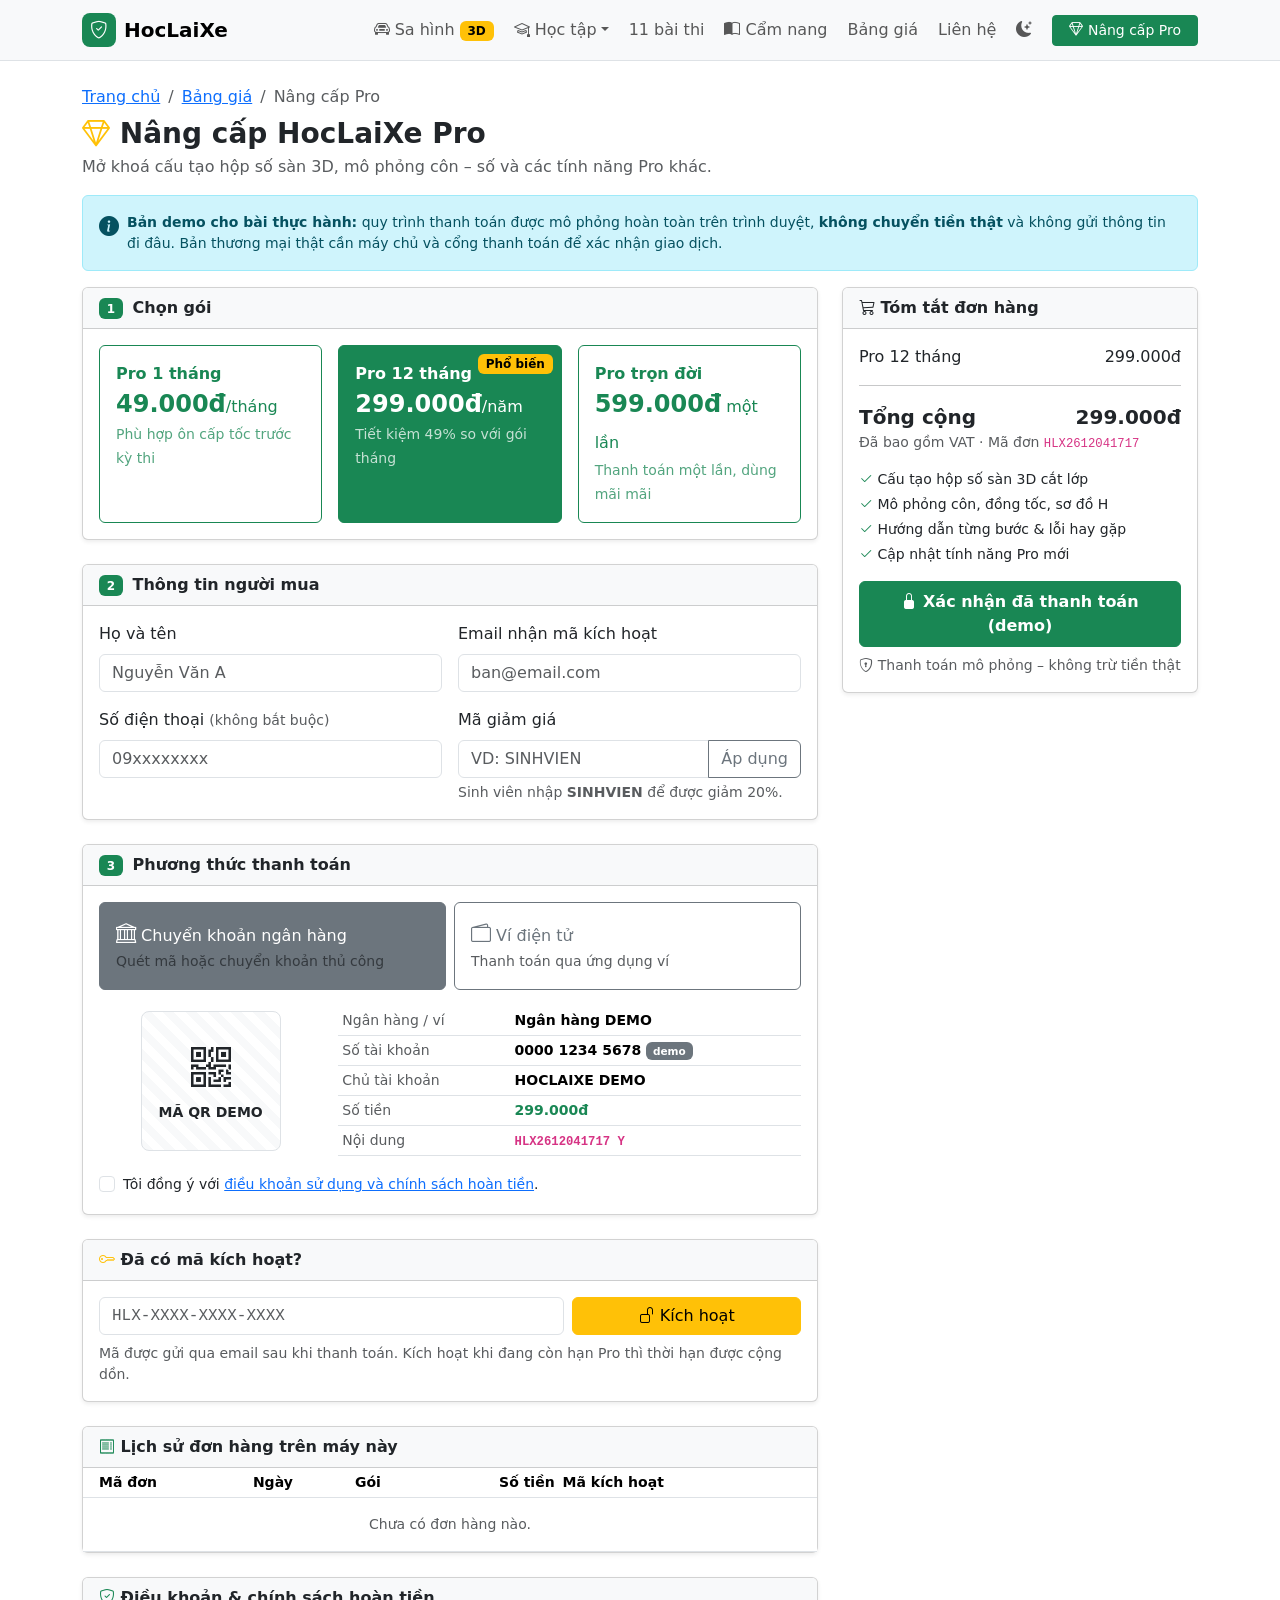
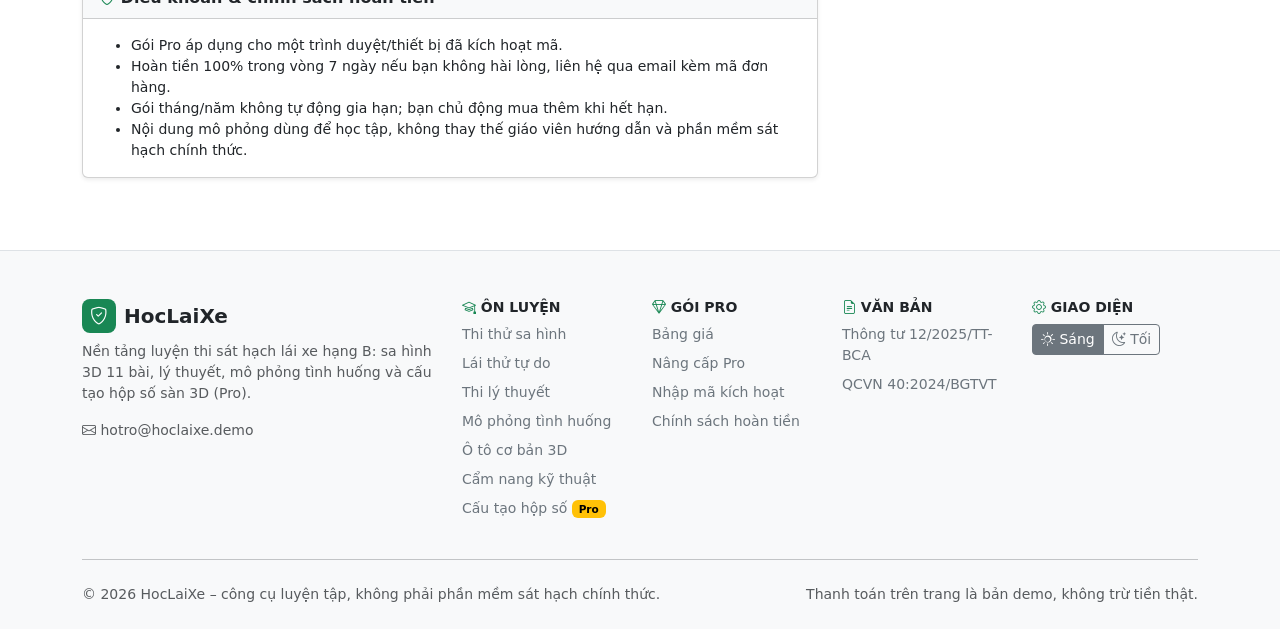
<file: nang-cap.html>
<!doctype html>
<html lang="vi" data-bs-theme="light">
<head>
<meta charset="utf-8">
<meta name="viewport" content="width=device-width, initial-scale=1">
<link rel="icon" href="img/favicon.svg" type="image/svg+xml">
<title>Nâng cấp Pro – HocLaiXe</title>
<meta name="description" content="Nâng cấp HocLaiXe Pro: mở khoá cấu tạo hộp số sàn 3D và các tính năng nâng cao.">
<script>
  // Áp chủ đề trước khi vẽ trang để không nháy màu
  (function () {
    try { var t = localStorage.getItem('sahinh_theme'); if (t === 'dark' || t === 'light') document.documentElement.setAttribute('data-bs-theme', t); } catch (e) {}
  })();
</script>
<link rel="stylesheet" href="vendor/bootstrap/bootstrap.min.css">
<link rel="stylesheet" href="vendor/bootstrap-icons/bootstrap-icons.min.css">
<link rel="stylesheet" href="css/home.css">
</head>
<body class="d-flex flex-column min-vh-100">

<!-- ============ THANH ĐIỀU HƯỚNG ============ -->
<nav class="navbar navbar-expand-lg bg-body-tertiary border-bottom sticky-top">
  <div class="container">
    <a class="navbar-brand d-flex align-items-center gap-2 fw-bold" href="index.html">
      <span class="brand-icon bg-success text-white rounded-3"><i class="bi bi-shield-check"></i></span>
      HocLaiXe
    </a>
    <button class="navbar-toggler" type="button" data-bs-toggle="collapse" data-bs-target="#nav" aria-controls="nav" aria-expanded="false" aria-label="Mở menu">
      <span class="navbar-toggler-icon"></span>
    </button>
    <div class="collapse navbar-collapse" id="nav">
      <ul class="navbar-nav ms-auto align-items-lg-center gap-lg-1">
        <li class="nav-item"><a class="nav-link" href="sa-hinh.html"><i class="bi bi-car-front"></i> Sa hình <span class="badge text-bg-warning">3D</span></a></li>
        <li class="nav-item dropdown">
          <a class="nav-link dropdown-toggle" href="#" role="button" data-bs-toggle="dropdown" aria-expanded="false"><i class="bi bi-mortarboard"></i> Học tập</a>
          <ul class="dropdown-menu">
            <li><a class="dropdown-item" href="sa-hinh.html"><i class="bi bi-car-front"></i> Sa hình 3D</a></li>
            <li><a class="dropdown-item" href="ly-thuyet.html"><i class="bi bi-journal-check"></i> Thi lý thuyết</a></li>
            <li><a class="dropdown-item" href="mo-phong.html"><i class="bi bi-play-btn"></i> Mô phỏng tình huống</a></li>
            <li><hr class="dropdown-divider"></li>
            <li><a class="dropdown-item" href="xe-co-ban.html"><i class="bi bi-box"></i> Ô tô cơ bản 3D</a></li>
            <li><a class="dropdown-item" href="hop-so.html"><i class="bi bi-gear-wide-connected"></i> Cấu tạo hộp số sàn <span class="badge text-bg-warning">Pro</span></a></li>
          </ul>
        </li>
        <li class="nav-item"><a class="nav-link" href="index.html#noi-dung">11 bài thi</a></li>
        <li class="nav-item"><a class="nav-link" href="cam-nang.html"><i class="bi bi-book-half"></i> Cẩm nang</a></li>
        <li class="nav-item"><a class="nav-link" href="index.html#bang-gia">Bảng giá</a></li>
        <li class="nav-item"><a class="nav-link" href="index.html#lien-he">Liên hệ</a></li>
        <li class="nav-item">
          <button class="btn btn-link nav-link px-2" id="themeToggle" type="button" aria-label="Chuyển giao diện sáng/tối" title="Chuyển giao diện sáng/tối">
            <i class="bi bi-moon-stars-fill"></i><span class="d-lg-none ms-2">Giao diện sáng / tối</span>
          </button>
        </li>
        <li class="nav-item ms-lg-2"><a class="btn btn-success btn-sm px-3" data-pro-nav href="nang-cap.html"><i class="bi bi-gem"></i> Nâng cấp Pro</a></li>
      </ul>
    </div>
  </div>
</nav>

<main class="flex-grow-1">
  <div class="container my-4">
    <nav aria-label="breadcrumb">
      <ol class="breadcrumb small mb-2">
        <li class="breadcrumb-item"><a href="index.html">Trang chủ</a></li>
        <li class="breadcrumb-item"><a href="index.html#bang-gia">Bảng giá</a></li>
        <li class="breadcrumb-item active" aria-current="page">Nâng cấp Pro</li>
      </ol>
    </nav>
    <h1 class="h3 fw-bold mb-1"><i class="bi bi-gem text-warning"></i> Nâng cấp HocLaiXe Pro</h1>
    <p class="text-body-secondary">Mở khoá cấu tạo hộp số sàn 3D, mô phỏng côn – số và các tính năng Pro khác.</p>

    <div class="alert alert-info small d-flex gap-2 align-items-start" role="note">
      <i class="bi bi-info-circle-fill fs-5"></i>
      <div><b>Bản demo cho bài thực hành:</b> quy trình thanh toán được mô phỏng hoàn toàn trên trình duyệt, <b>không chuyển tiền thật</b> và không gửi thông tin đi đâu. Bản thương mại thật cần máy chủ và cổng thanh toán để xác nhận giao dịch.</div>
    </div>

    <!-- gói hiện tại -->
    <div class="card border-warning mb-4" id="currentCard" hidden>
      <div class="card-body d-flex flex-wrap align-items-center gap-3">
        <div class="display-6 text-warning"><i class="bi bi-patch-check-fill"></i></div>
        <div class="flex-grow-1">
          <div class="fw-bold" id="curPlan">Pro</div>
          <div class="small text-body-secondary" id="curInfo"></div>
        </div>
        <a class="btn btn-success" href="hop-so.html"><i class="bi bi-gear-wide-connected"></i> Mở cấu tạo hộp số</a>
        <button class="btn btn-outline-danger btn-sm" id="btnDeactivate" type="button">Huỷ kích hoạt trên máy này</button>
      </div>
    </div>

    <div class="row g-4">
      <!-- ============ CỘT TRÁI: QUY TRÌNH ============ -->
      <div class="col-lg-8">
        <form id="checkout" class="vstack gap-4" novalidate>
          <!-- 1. chọn gói -->
          <section class="card shadow-sm">
            <div class="card-header bg-body-tertiary fw-semibold"><span class="badge text-bg-success me-1">1</span> Chọn gói</div>
            <div class="card-body">
              <div class="row row-cols-1 row-cols-md-3 g-3" id="planCards"></div>
            </div>
          </section>

          <!-- 2. thông tin -->
          <section class="card shadow-sm">
            <div class="card-header bg-body-tertiary fw-semibold"><span class="badge text-bg-success me-1">2</span> Thông tin người mua</div>
            <div class="card-body row g-3">
              <div class="col-md-6">
                <label for="fName" class="form-label">Họ và tên</label>
                <input type="text" class="form-control" id="fName" required minlength="2" autocomplete="name" placeholder="Nguyễn Văn A">
                <div class="invalid-feedback">Vui lòng nhập họ tên.</div>
              </div>
              <div class="col-md-6">
                <label for="fEmail" class="form-label">Email nhận mã kích hoạt</label>
                <input type="email" class="form-control" id="fEmail" required autocomplete="email" placeholder="ban@email.com">
                <div class="invalid-feedback">Email chưa đúng định dạng.</div>
              </div>
              <div class="col-md-6">
                <label for="fPhone" class="form-label">Số điện thoại <span class="text-body-secondary small">(không bắt buộc)</span></label>
                <input type="tel" class="form-control" id="fPhone" pattern="0[0-9]{9}" autocomplete="tel" placeholder="09xxxxxxxx">
                <div class="invalid-feedback">Số điện thoại gồm 10 chữ số, bắt đầu bằng 0.</div>
              </div>
              <div class="col-md-6">
                <label for="fCoupon" class="form-label">Mã giảm giá</label>
                <div class="input-group">
                  <input type="text" class="form-control text-uppercase" id="fCoupon" placeholder="VD: SINHVIEN">
                  <button class="btn btn-outline-secondary" type="button" id="btnCoupon">Áp dụng</button>
                </div>
                <div class="form-text" id="couponMsg">Sinh viên nhập <b>SINHVIEN</b> để được giảm 20%.</div>
              </div>
            </div>
          </section>

          <!-- 3. thanh toán -->
          <section class="card shadow-sm">
            <div class="card-header bg-body-tertiary fw-semibold"><span class="badge text-bg-success me-1">3</span> Phương thức thanh toán</div>
            <div class="card-body">
              <div class="row g-2 mb-3">
                <div class="col-md-6">
                  <input type="radio" class="btn-check" name="pay" id="payBank" value="bank" checked>
                  <label class="btn btn-outline-secondary w-100 text-start p-3" for="payBank"><i class="bi bi-bank fs-5"></i> Chuyển khoản ngân hàng<br><small class="text-body-secondary">Quét mã hoặc chuyển khoản thủ công</small></label>
                </div>
                <div class="col-md-6">
                  <input type="radio" class="btn-check" name="pay" id="payWallet" value="wallet">
                  <label class="btn btn-outline-secondary w-100 text-start p-3" for="payWallet"><i class="bi bi-wallet2 fs-5"></i> Ví điện tử<br><small class="text-body-secondary">Thanh toán qua ứng dụng ví</small></label>
                </div>
              </div>
              <div class="row g-3 align-items-center">
                <div class="col-sm-4 text-center">
                  <div class="pay-qr mx-auto rounded-3 border d-grid">
                    <i class="bi bi-qr-code fs-1"></i>
                    <span class="small fw-semibold">MÃ QR DEMO</span>
                  </div>
                </div>
                <div class="col-sm-8">
                  <table class="table table-sm small mb-0">
                    <tbody>
                      <tr><th class="fw-normal text-body-secondary">Ngân hàng / ví</th><td class="fw-semibold" id="payProvider">Ngân hàng DEMO</td></tr>
                      <tr><th class="fw-normal text-body-secondary">Số tài khoản</th><td class="fw-semibold">0000 1234 5678 <span class="badge text-bg-secondary">demo</span></td></tr>
                      <tr><th class="fw-normal text-body-secondary">Chủ tài khoản</th><td class="fw-semibold">HOCLAIXE DEMO</td></tr>
                      <tr><th class="fw-normal text-body-secondary">Số tiền</th><td class="fw-semibold text-success" id="payAmount">0đ</td></tr>
                      <tr><th class="fw-normal text-body-secondary">Nội dung</th><td><code class="fw-semibold" id="payMemo">HLX…</code></td></tr>
                    </tbody>
                  </table>
                </div>
              </div>
              <div class="form-check mt-3">
                <input class="form-check-input" type="checkbox" id="fAgree" required>
                <label class="form-check-label small" for="fAgree">Tôi đồng ý với <a href="#chinh-sach">điều khoản sử dụng và chính sách hoàn tiền</a>.</label>
                <div class="invalid-feedback">Bạn cần đồng ý điều khoản để tiếp tục.</div>
              </div>
            </div>
          </section>
        </form>

        <!-- kích hoạt bằng mã -->
        <section class="card shadow-sm mt-4" id="kich-hoat">
          <div class="card-header bg-body-tertiary fw-semibold"><i class="bi bi-key text-warning"></i> Đã có mã kích hoạt?</div>
          <div class="card-body">
            <form class="row g-2" id="keyForm" novalidate>
              <div class="col-sm-8">
                <label class="visually-hidden" for="keyInput">Mã kích hoạt</label>
                <input type="text" class="form-control font-monospace text-uppercase" id="keyInput" placeholder="HLX-XXXX-XXXX-XXXX" autocomplete="off">
                <div class="invalid-feedback" id="keyErr">Mã kích hoạt không hợp lệ.</div>
              </div>
              <div class="col-sm-4"><button class="btn btn-warning w-100" type="submit"><i class="bi bi-unlock"></i> Kích hoạt</button></div>
            </form>
            <div class="small text-body-secondary mt-2">Mã được gửi qua email sau khi thanh toán. Kích hoạt khi đang còn hạn Pro thì thời hạn được cộng dồn.</div>
          </div>
        </section>

        <!-- lịch sử đơn -->
        <section class="card shadow-sm mt-4">
          <div class="card-header bg-body-tertiary fw-semibold"><i class="bi bi-receipt text-success"></i> Lịch sử đơn hàng trên máy này</div>
          <div class="table-responsive">
            <table class="table table-sm align-middle mb-0 small">
              <thead><tr><th class="ps-3">Mã đơn</th><th>Ngày</th><th>Gói</th><th class="text-end">Số tiền</th><th class="pe-3">Mã kích hoạt</th></tr></thead>
              <tbody id="orderBody"></tbody>
            </table>
          </div>
        </section>

        <!-- chính sách -->
        <section class="card shadow-sm mt-4" id="chinh-sach">
          <div class="card-header bg-body-tertiary fw-semibold"><i class="bi bi-shield-check text-success"></i> Điều khoản &amp; chính sách hoàn tiền</div>
          <div class="card-body small">
            <ul class="mb-0">
              <li>Gói Pro áp dụng cho một trình duyệt/thiết bị đã kích hoạt mã.</li>
              <li>Hoàn tiền 100% trong vòng 7 ngày nếu bạn không hài lòng, liên hệ qua email kèm mã đơn hàng.</li>
              <li>Gói tháng/năm không tự động gia hạn; bạn chủ động mua thêm khi hết hạn.</li>
              <li>Nội dung mô phỏng dùng để học tập, không thay thế giáo viên hướng dẫn và phần mềm sát hạch chính thức.</li>
            </ul>
          </div>
        </section>
      </div>

      <!-- ============ CỘT PHẢI: TÓM TẮT ĐƠN ============ -->
      <div class="col-lg-4">
        <div class="card shadow-sm sticky-lg-top" style="top: 80px">
          <div class="card-header bg-body-tertiary fw-semibold"><i class="bi bi-cart3"></i> Tóm tắt đơn hàng</div>
          <div class="card-body">
            <div class="d-flex justify-content-between"><span id="sumPlan">Pro</span><span id="sumSub">0đ</span></div>
            <div class="sum-row justify-content-between text-success small" id="sumDiscRow" hidden><span id="sumDiscNote">Giảm giá</span><span id="sumDisc">−0đ</span></div>
            <hr>
            <div class="d-flex justify-content-between fw-bold fs-5"><span>Tổng cộng</span><span id="sumTotal">0đ</span></div>
            <div class="small text-body-secondary mb-3">Đã bao gồm VAT · Mã đơn <code id="sumOrder"></code></div>
            <ul class="list-unstyled small vstack gap-1 mb-3">
              <li><i class="bi bi-check2 text-success"></i> Cấu tạo hộp số sàn 3D cắt lớp</li>
              <li><i class="bi bi-check2 text-success"></i> Mô phỏng côn, đồng tốc, sơ đồ H</li>
              <li><i class="bi bi-check2 text-success"></i> Hướng dẫn từng bước &amp; lỗi hay gặp</li>
              <li><i class="bi bi-check2 text-success"></i> Cập nhật tính năng Pro mới</li>
            </ul>
            <button class="btn btn-success w-100 py-2 fw-semibold" id="btnPay" type="button"><i class="bi bi-lock-fill"></i> Xác nhận đã thanh toán (demo)</button>
            <div class="small text-body-secondary text-center mt-2"><i class="bi bi-shield-lock"></i> Thanh toán mô phỏng – không trừ tiền thật</div>
          </div>
        </div>
      </div>
    </div>
  </div>
</main>

<!-- hộp thoại kết quả -->
<div class="modal fade" id="doneModal" tabindex="-1" aria-labelledby="doneTitle" aria-hidden="true">
  <div class="modal-dialog modal-dialog-centered">
    <div class="modal-content">
      <div class="modal-body text-center p-4">
        <div class="display-5 text-success mb-2"><i class="bi bi-check-circle-fill"></i></div>
        <h2 class="h4 fw-bold" id="doneTitle">Thanh toán thành công!</h2>
        <p class="text-body-secondary mb-2" id="doneText"></p>
        <div class="p-3 rounded-3 bg-body-tertiary border mb-3">
          <div class="small text-body-secondary">Mã kích hoạt của bạn</div>
          <div class="fs-4 fw-bold font-monospace" id="doneKey"></div>
          <button class="btn btn-link btn-sm" id="btnCopyKey" type="button"><i class="bi bi-clipboard"></i> Sao chép</button>
        </div>
        <div class="d-grid gap-2">
          <a class="btn btn-success" href="hop-so.html"><i class="bi bi-gear-wide-connected"></i> Mở cấu tạo hộp số sàn</a>
          <a class="btn btn-outline-secondary" href="index.html">Về trang chủ</a>
        </div>
      </div>
    </div>
  </div>
</div>

<!-- ============ CHÂN TRANG ============ -->
<footer class="border-top bg-body-tertiary pt-5 pb-4 mt-5">
  <div class="container">
    <div class="row g-4">
      <div class="col-lg-4">
        <a class="d-flex align-items-center gap-2 fw-bold fs-5 text-body text-decoration-none mb-2" href="index.html">
          <span class="brand-icon bg-success text-white rounded-3"><i class="bi bi-shield-check"></i></span> HocLaiXe
        </a>
        <p class="small text-body-secondary">Nền tảng luyện thi sát hạch lái xe hạng B: sa hình 3D 11 bài, lý thuyết, mô phỏng tình huống và cấu tạo hộp số sàn 3D (Pro).</p>
        <div class="small text-body-secondary"><i class="bi bi-envelope"></i> hotro@hoclaixe.demo</div>
      </div>
      <div class="col-6 col-lg-2">
        <h6 class="fw-bold text-uppercase small"><i class="bi bi-mortarboard text-success"></i> Ôn luyện</h6>
        <ul class="list-unstyled small vstack gap-2">
          <li><a class="link-secondary text-decoration-none" href="sa-hinh.html">Thi thử sa hình</a></li>
          <li><a class="link-secondary text-decoration-none" href="sa-hinh.html?mode=practice">Lái thử tự do</a></li>
          <li><a class="link-secondary text-decoration-none" href="ly-thuyet.html">Thi lý thuyết</a></li>
          <li><a class="link-secondary text-decoration-none" href="mo-phong.html">Mô phỏng tình huống</a></li>
          <li><a class="link-secondary text-decoration-none" href="xe-co-ban.html">Ô tô cơ bản 3D</a></li>
          <li><a class="link-secondary text-decoration-none" href="cam-nang.html">Cẩm nang kỹ thuật</a></li>
          <li><a class="link-secondary text-decoration-none" href="hop-so.html">Cấu tạo hộp số <span class="badge text-bg-warning">Pro</span></a></li>
        </ul>
      </div>
      <div class="col-6 col-lg-2">
        <h6 class="fw-bold text-uppercase small"><i class="bi bi-gem text-success"></i> Gói Pro</h6>
        <ul class="list-unstyled small vstack gap-2">
          <li><a class="link-secondary text-decoration-none" href="index.html#bang-gia">Bảng giá</a></li>
          <li><a class="link-secondary text-decoration-none" href="nang-cap.html">Nâng cấp Pro</a></li>
          <li><a class="link-secondary text-decoration-none" href="nang-cap.html#kich-hoat">Nhập mã kích hoạt</a></li>
          <li><a class="link-secondary text-decoration-none" href="nang-cap.html#chinh-sach">Chính sách hoàn tiền</a></li>
        </ul>
      </div>
      <div class="col-6 col-lg-2">
        <h6 class="fw-bold text-uppercase small"><i class="bi bi-file-earmark-text text-success"></i> Văn bản</h6>
        <ul class="list-unstyled small vstack gap-2">
          <li><a class="link-secondary text-decoration-none" href="https://xaydungchinhsach.chinhphu.vn/toan-van-thong-tu-12-2025-tt-bca-cua-bo-cong-an-quy-dinh-ve-sat-hach-cap-giay-phep-lai-xe-119250303174347028.htm" target="_blank" rel="noopener">Thông tư 12/2025/TT-BCA</a></li>
          <li><a class="link-secondary text-decoration-none" href="https://cdn.thuvienphapluat.vn/phap-luat/2022-2/NTMH/21122024/QCVN-40-2024.pdf" target="_blank" rel="noopener">QCVN 40:2024/BGTVT</a></li>
        </ul>
      </div>
      <div class="col-6 col-lg-2">
        <h6 class="fw-bold text-uppercase small"><i class="bi bi-gear text-success"></i> Giao diện</h6>
        <div class="btn-group btn-group-sm" role="group" aria-label="Giao diện">
          <button type="button" class="btn btn-outline-secondary" data-theme-set="light"><i class="bi bi-sun"></i> Sáng</button>
          <button type="button" class="btn btn-outline-secondary" data-theme-set="dark"><i class="bi bi-moon-stars"></i> Tối</button>
        </div>
      </div>
    </div>
    <hr class="my-4">
    <div class="d-flex flex-wrap justify-content-between gap-2 small text-body-secondary">
      <span>© <span id="year">2026</span> HocLaiXe – công cụ luyện tập, không phải phần mềm sát hạch chính thức.</span>
      <span>Thanh toán trên trang là bản demo, không trừ tiền thật.</span>
    </div>
  </div>
</footer>

<script src="vendor/bootstrap/bootstrap.bundle.min.js"></script>
<script src="js/theme.js"></script>
<script src="js/license.js"></script>
<script src="js/nang-cap.js"></script>
</body>
</html>
</file>
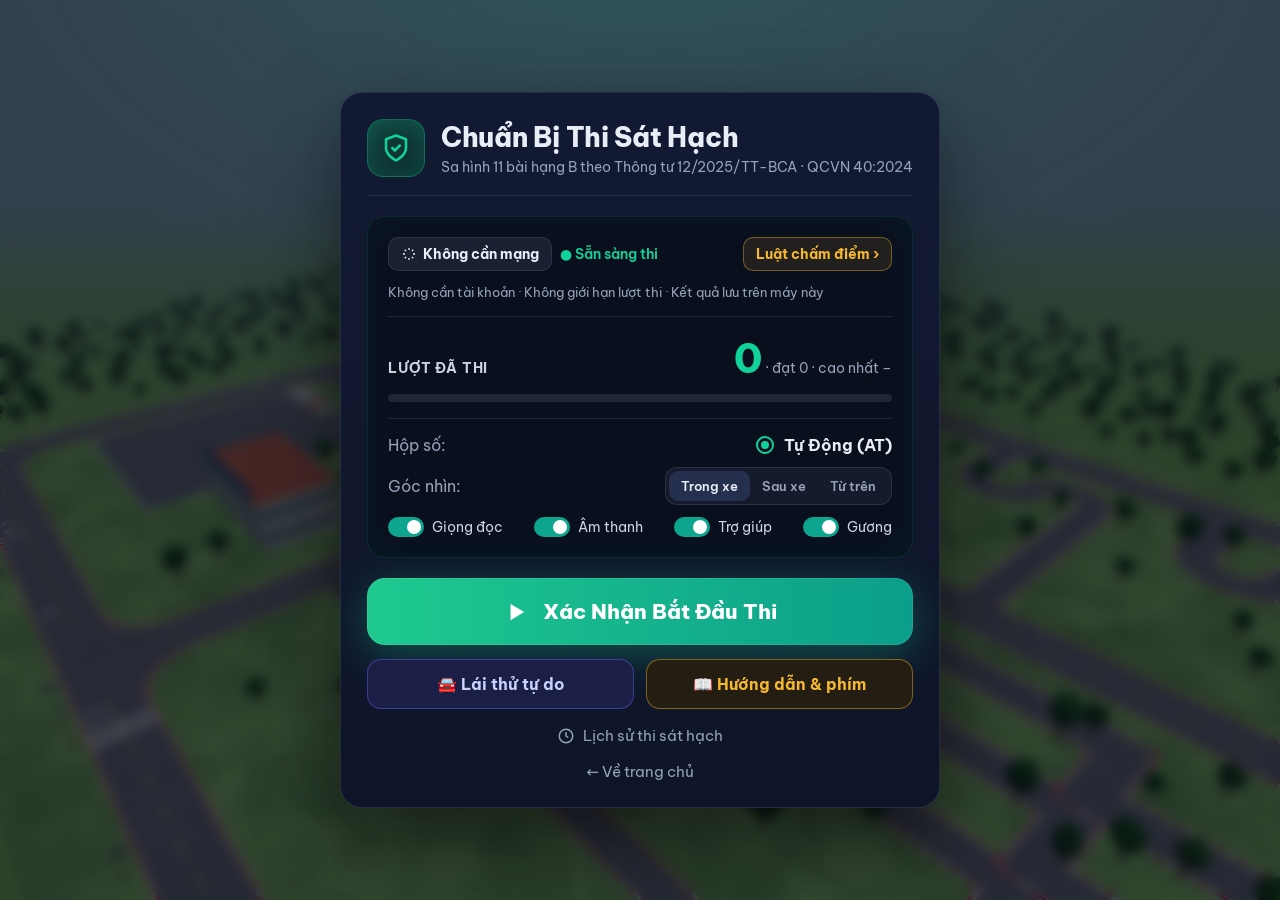
<file: sa-hinh.html>
<!doctype html>
<html lang="vi">
<head>
<meta charset="utf-8">
<meta name="viewport" content="width=device-width, initial-scale=1, maximum-scale=1, user-scalable=no, viewport-fit=cover">
<link rel="icon" href="img/favicon.svg" type="image/svg+xml">
<title>HocLaiXe – Sa hình 3D</title>
<meta name="description" content="Mô phỏng thi sa hình 3D 11 bài, hạng B số tự động – chạy hoàn toàn trên trình duyệt.">
<link rel="preconnect" href="https://fonts.googleapis.com">
<link rel="preconnect" href="https://fonts.gstatic.com" crossorigin>
<link href="https://fonts.googleapis.com/css2?family=Be+Vietnam+Pro:wght@400;500;600;700;800&display=swap" rel="stylesheet">
<link rel="stylesheet" href="css/style.css">
</head>
<body>
<div id="stage"></div>

<div id="loading" class="overlay">
  <div class="loader"><div class="spin"></div><p>Đang dựng sa hình…</p></div>
</div>

<!-- ============ MENU / CHUẨN BỊ THI ============ -->
<div id="menu" class="overlay" hidden>
  <div class="panel prep">
    <header class="prep-head">
      <div class="shield">
        <svg viewBox="0 0 24 24" fill="none" stroke="currentColor" stroke-width="2" stroke-linecap="round" stroke-linejoin="round"><path d="M12 22s8-4 8-10V5l-8-3-8 3v7c0 6 8 10 8 10z"/><path d="m9 12 2 2 4-4"/></svg>
      </div>
      <div>
        <h1>Chuẩn Bị Thi Sát Hạch</h1>
        <p class="sub">Sa hình 11 bài hạng B theo Thông tư 12/2025/TT-BCA · QCVN 40:2024</p>
      </div>
    </header>

    <section class="card">
      <div class="row between">
        <div class="row gap8">
          <span class="chip"><svg viewBox="0 0 24 24" fill="none" stroke="currentColor" stroke-width="2"><path d="M12 3v3M12 18v3M3 12h3M18 12h3M5.6 5.6l2.1 2.1M16.3 16.3l2.1 2.1M5.6 18.4l2.1-2.1M16.3 7.7l2.1-2.1"/></svg>Không cần mạng</span>
          <span class="ready">● Sẵn sàng thi</span>
        </div>
        <button class="chip gold" data-open="guide">Luật chấm điểm ›</button>
      </div>
      <p class="muted small">Không cần tài khoản · Không giới hạn lượt thi · Kết quả lưu trên máy này</p>
      <hr>
      <div class="row between baseline">
        <span class="label">Lượt đã thi</span>
        <span class="big"><b id="statCount">0</b><small> · đạt <span id="statPass">0</span> · cao nhất <span id="statBest">–</span></small></span>
      </div>
      <div class="bar"><i id="statBar" style="width:0%"></i></div>
      <hr>
      <div class="row between">
        <span class="muted">Hộp số:</span>
        <label class="radio on"><span class="dot"></span>Tự Động (AT)</label>
      </div>
      <div class="row between mt12">
        <span class="muted">Góc nhìn:</span>
        <div class="seg" id="camSeg">
          <button data-cam="cabin" class="on">Trong xe</button>
          <button data-cam="chase">Sau xe</button>
          <button data-cam="top">Từ trên</button>
        </div>
      </div>
      <div class="row between mt12 toggles">
        <label class="tg"><input type="checkbox" id="optVoice" checked><span></span>Giọng đọc</label>
        <label class="tg"><input type="checkbox" id="optSound" checked><span></span>Âm thanh</label>
        <label class="tg"><input type="checkbox" id="optAssist" checked><span></span>Trợ giúp</label>
        <label class="tg"><input type="checkbox" id="optMirrors" checked><span></span>Gương</label>
      </div>
    </section>

    <button class="cta" id="btnStart">
      <svg viewBox="0 0 24 24" fill="currentColor"><path d="M7 4.5v15l12.5-7.5z"/></svg>
      Xác Nhận Bắt Đầu Thi
    </button>
    <div class="row gap12 two">
      <button class="btn indigo" id="btnPractice">🚘 Lái thử tự do</button>
      <button class="btn amber" data-open="guide">📖 Hướng dẫn &amp; phím</button>
    </div>
    <button class="link" data-open="history">
      <svg viewBox="0 0 24 24" fill="none" stroke="currentColor" stroke-width="2"><circle cx="12" cy="12" r="9"/><path d="M12 7v5l3 2"/></svg>
      Lịch sử thi sát hạch
    </button>
    <a class="link" href="index.html">← Về trang chủ</a>
  </div>
</div>

<!-- ============ HUD ============ -->
<div id="hud" hidden>
  <div class="hud-tl glass">
    <div class="lesson-num" id="lessonNum">BÀI 1</div>
    <div class="lesson-title" id="lessonTitle">Xuất phát</div>
    <div class="dots" id="dots"></div>
    <div class="times"><span>⏱ <b id="timeTotal">00:00</b></span><span id="modeTag" class="tag">THI</span></div>
  </div>

  <div class="hud-tr glass" id="scoreBox">
    <div class="score-wrap"><div class="score" id="score">100</div><div class="score-lbl">điểm</div></div>
    <ul class="pen" id="penList"></ul>
  </div>

  <div id="toasts"></div>
  <div id="assist" hidden></div>
  <div id="emBanner" hidden></div>
  <div id="miniLight" hidden><i class="r"></i><i class="y"></i><i class="g"></i></div>
  <div id="countdown" hidden></div>

  <canvas id="minimap" width="240" height="200"></canvas>

  <div class="dash glass">
    <button class="ind" id="indL" data-act="sigL" title="Xi nhan trái (Z)"><svg viewBox="0 0 24 24"><path d="M10 5 3 12l7 7v-4h11V9H10z"/></svg></button>
    <div class="speedo">
      <div class="spd" id="speed">0</div><div class="unit">km/h</div>
    </div>
    <div class="gears">
      <button data-act="gear:P" id="gP">P</button>
      <button data-act="gear:R" id="gR">R</button>
      <button data-act="gear:N" id="gN">N</button>
      <button data-act="gear:D" id="gD">D</button>
    </div>
    <div class="lamps" title="Đèn trên xe sát hạch"><i id="lampGo"></i><i id="lampEm"></i></div>
    <div class="wheel-ind"><svg id="wheelSvg" viewBox="-20 -20 40 40"><circle r="16" fill="none" stroke="currentColor" stroke-width="4"/><path d="M-16 0H16M0 0V16" stroke="currentColor" stroke-width="4"/><circle r="4" fill="currentColor"/></svg></div>
    <div class="icons">
      <button class="ic" id="icBelt" data-act="belt" title="Dây an toàn (B)">
        <svg viewBox="0 0 24 24" fill="none" stroke="currentColor" stroke-width="2"><circle cx="12" cy="4.5" r="2"/><path d="M8 21v-6l-1-5 5-2 5 2-1 5v6M8 8l9 9"/></svg>
      </button>
      <button class="ic" id="icHb" data-act="handbrake" title="Phanh tay (Space)">
        <svg viewBox="0 0 24 24" fill="none" stroke="currentColor" stroke-width="2"><circle cx="12" cy="12" r="6"/><path d="M4.5 6a10 10 0 0 0 0 12M19.5 6a10 10 0 0 1 0 12"/><text x="12" y="15.5" font-size="8" text-anchor="middle" fill="currentColor" stroke="none" font-weight="700">P</text></svg>
      </button>
      <button class="ic" id="icHz" data-act="hazard" title="Đèn cảnh báo (H)">
        <svg viewBox="0 0 24 24" fill="none" stroke="currentColor" stroke-width="2"><path d="M12 3 2 20h20z"/><path d="M12 9 7 17.5h10z"/></svg>
      </button>
      <button class="ic" data-act="view" title="Góc nhìn (V)">
        <svg viewBox="0 0 24 24" fill="none" stroke="currentColor" stroke-width="2"><path d="M2 12s4-7 10-7 10 7 10 7-4 7-10 7S2 12 2 12z"/><circle cx="12" cy="12" r="3"/></svg>
      </button>
    </div>
    <button class="ind" id="indR" data-act="sigR" title="Xi nhan phải (X)"><svg viewBox="0 0 24 24"><path d="M14 5l7 7-7 7v-4H3V9h11z"/></svg></button>
  </div>

  <button class="pause-btn glass" data-act="pause" title="Tạm dừng (Esc)">❚❚</button>

  <div class="keys glass" id="keysHelp">
    <b>Phím</b>
    <span><kbd>W</kbd><kbd>S</kbd> ga / phanh</span>
    <span><kbd>A</kbd><kbd>D</kbd> đánh lái · <kbd>F</kbd> trả lái giữa</span>
    <span><kbd>Shift</kbd> + lái: đánh lái chậm</span>
    <span><kbd>1</kbd>–<kbd>4</kbd> số P R N D</span>
    <span><kbd>Z</kbd><kbd>X</kbd> xi nhan · <kbd>C</kbd> tắt</span>
    <span><kbd>B</kbd> dây · <kbd>Phím cách</kbd> phanh tay</span>
    <span><kbd>H</kbd> cảnh báo · <kbd>V</kbd> góc nhìn</span>
    <span><kbd>G</kbd> gương · kéo chuột nhìn quanh</span>
  </div>

  <div id="touch">
    <div class="tl">
      <button data-hold="left">◀</button>
      <button data-hold="center" class="mid">Giữa</button>
      <button data-hold="right">▶</button>
    </div>
    <div class="tr">
      <button data-hold="down" class="brake">PHANH</button>
      <button data-hold="up" class="gas">GA</button>
    </div>
  </div>
</div>

<!-- ============ TẠM DỪNG ============ -->
<div id="pause" class="overlay" hidden>
  <div class="panel">
    <h2>Tạm dừng</h2>
    <div id="tpBox" hidden>
      <p class="muted small">Dịch chuyển tới bài:</p>
      <div class="tp-grid" id="tpGrid"></div>
    </div>
    <div class="col gap10 mt16">
      <button class="cta sm" id="btnResume">Tiếp tục</button>
      <button class="btn indigo" id="btnRestart">Làm lại từ đầu</button>
      <button class="btn ghost" id="btnMenu">Về màn hình chính</button>
      <a class="btn ghost" href="index.html" style="text-align:center;text-decoration:none">Về trang chủ</a>
    </div>
  </div>
</div>

<!-- ============ KẾT QUẢ ============ -->
<div id="result" class="overlay" hidden>
  <div class="panel">
    <div class="res-head" id="resHead">
      <div class="res-score" id="resScore">0</div>
      <div>
        <h2 id="resTitle">ĐẠT</h2>
        <p class="muted" id="resSub"></p>
      </div>
    </div>
    <ul class="res-log" id="resLog"></ul>
    <div class="row gap12 two mt16">
      <button class="cta sm" id="btnAgain">Thi lại</button>
      <button class="btn ghost" id="btnResMenu">Về màn hình chính</button>
    </div>
  </div>
</div>

<!-- ============ LỊCH SỬ ============ -->
<div id="history" class="overlay" hidden>
  <div class="panel wide">
    <div class="row between"><h2>Lịch sử thi sát hạch</h2><button class="x" data-close>✕</button></div>
    <div id="histList"></div>
    <div class="row between mt16"><button class="btn ghost sm" id="btnClearHist">Xoá lịch sử</button><button class="btn indigo sm" data-close>Đóng</button></div>
  </div>
</div>

<!-- ============ HƯỚNG DẪN ============ -->
<div id="guide" class="overlay" hidden>
  <div class="panel wide">
    <div class="row between"><h2>Hướng dẫn &amp; luật chấm điểm</h2><button class="x" data-close>✕</button></div>
    <div class="guide-body">
      <h3>Điều khiển</h3>
      <div class="kgrid">
        <span><kbd>W</kbd>/<kbd>↑</kbd></span><span>Đạp ga (nhả ga xe vẫn bò ~6 km/h ở số D)</span>
        <span><kbd>S</kbd>/<kbd>↓</kbd></span><span>Đạp phanh</span>
        <span><kbd>A</kbd><kbd>D</kbd>/<kbd>←</kbd><kbd>→</kbd></span><span>Xoay vô-lăng (nhả phím vô-lăng giữ nguyên góc, như laixe thật)</span>
        <span><kbd>F</kbd></span><span>Trả lái về giữa</span>
        <span><kbd>Shift</kbd> + <kbd>A</kbd>/<kbd>D</kbd></span><span>Đánh lái chậm để chỉnh nhỏ (khi qua vệt bánh xe, vào chuồng)</span>
        <span><kbd>1</kbd><kbd>2</kbd><kbd>3</kbd><kbd>4</kbd></span><span>Cần số P · R · N · D (chỉ đổi khi xe gần dừng)</span>
        <span><kbd>Phím cách</kbd></span><span>Kéo / nhả phanh tay</span>
        <span><kbd>B</kbd></span><span>Thắt / tháo dây an toàn</span>
        <span><kbd>Z</kbd> <kbd>X</kbd> <kbd>C</kbd></span><span>Xi nhan trái · phải · tắt</span>
        <span><kbd>H</kbd></span><span>Đèn cảnh báo nguy hiểm</span>
        <span><kbd>V</kbd></span><span>Đổi góc nhìn (trong xe · sau xe · từ trên). Kéo chuột để nhìn quanh trong xe.</span>
        <span><kbd>G</kbd></span><span>Bật/tắt gương chiếu hậu (trái · giữa · phải) ở góc nhìn trong xe</span>
        <span><kbd>Esc</kbd></span><span>Tạm dừng</span>
      </div>
      <h3>Lộ trình sân thi</h3>
      <p>Sân dựng theo sơ đồ sân sát hạch chuẩn đang dùng phổ biến: khu ghép xe dọc ở khối trên bên trái, chữ S ở khối trên giữa, chữ Z (vệt bánh xe + vuông góc) ở khối dưới bên phải, ngã tư có đèn ở giữa sân, xuất phát ở đường dưới, kết thúc ở đường bên trái. Kích thước hình theo QCVN 40:2024/BGTVT, luật chấm theo Phụ lục IV Thông tư 12/2025/TT-BCA.</p>
      <p><b>1</b> Xuất phát → <b>2</b> Người đi bộ → <b>3</b> Dốc cầu → (rẽ trái lên đường phải, rẽ trái vào làn Z) <b>4</b> Vệt bánh xe &amp; vuông góc → <b>5</b> Ngã tư lần 1 (đi thẳng) → <b>6</b> Chữ S → <b>5</b> Ngã tư lần 2 (đi thẳng) → <b>7</b> Ghép xe dọc → <b>5</b> Ngã tư lần 3 (rẽ trái) → <b>9</b> Đường sắt → <b>10</b> Thay đổi số (tăng tốc) → <b>8</b> Ghép xe ngang → <b>5</b> Ngã tư lần 4 (rẽ phải) → <b>11</b> Kết thúc. Tình huống nguy hiểm xuất hiện ngẫu nhiên ở 1 trong 5 vị trí ngoài bài thi.</p>
      <p>Số bài theo Thông tư 12/2025 (bài 8 ghép ngang, bài 9 đường sắt, bài 10 thay số); trên nhiều sơ đồ cũ các bài này được đánh số 10 – 8 – 9. Mặt đường có mũi tên chỉ hướng, các hình của hạng C/D/E trong sân chỉ để trang trí.</p>
      <h3>Quy trình xuất phát</h3>
      <p>Thắt dây an toàn → khi đèn xanh trên xe sáng (có lệnh xuất phát) bật xi nhan trái → đạp phanh, chuyển số D → nhả phanh tay → qua vạch xuất phát trong 20 giây → tắt xi nhan trong 5 m sau vạch.</p>
      <h3>Chấm điểm (Phụ lục IV Thông tư 12/2025/TT-BCA)</h3>
      <p>Thang 100 điểm, <b>đạt từ 80 điểm</b>. Tổng thời gian 18 phút. Tốc độ tối đa 24 km/h (trừ bài thay đổi số). Điểm dưới 80 bị đình chỉ ngay.</p>
      <table class="rules">
        <tr><th>Bài</th><th>Lỗi</th><th>Trừ</th></tr>
        <tr><td>Chung</td><td>Lái xe lên vỉa hè · không thực hiện đúng trình tự bài thi</td><td>ĐC</td></tr>
        <tr><td>Chung</td><td>Quá tốc độ quy định, cứ 3 giây · quá tổng thời gian, cứ 3 giây</td><td>−1</td></tr>
        <tr><td>1</td><td>Không thắt dây an toàn · không bật xi nhan trái khi xuất phát · không tắt xi nhan trái sau 5 m</td><td>−5</td></tr>
        <tr><td>1</td><td>Quá 20 giây không qua vạch xuất phát / quá 30 giây</td><td>−5 / ĐC</td></tr>
        <tr><td>2, 9</td><td>Không dừng ở vạch · dừng chưa đến vạch (cách quá 500 mm) · dừng quá vạch</td><td>−5</td></tr>
        <tr><td>3</td><td>Dừng chưa đến vạch (cách quá 500 mm)</td><td>−5</td></tr>
        <tr><td>3</td><td>Không dừng ở vạch · dừng quá vạch · tụt dốc quá 500 mm · quá 30 giây không qua vạch</td><td>ĐC</td></tr>
        <tr><td>4</td><td>Bánh trước và bánh sau bên phụ không qua vùng vệt bánh xe</td><td>ĐC</td></tr>
        <tr><td>4, 6, 7, 8</td><td>Bánh xe đè vạch giới hạn, mỗi lần · đè quá 5 giây, cứ 5 giây</td><td>−5</td></tr>
        <tr><td>4, 6, 7, 8, 10</td><td>Thời gian thực hiện bài, cứ quá 2 phút</td><td>−5</td></tr>
        <tr><td>5</td><td>Đi qua ngã tư khi đèn đỏ</td><td>−10</td></tr>
        <tr><td>5</td><td>Dừng chưa đến vạch · quá vạch · không bật xi nhan khi rẽ · quá 20 giây từ đèn xanh chưa qua vạch kết thúc ngã tư</td><td>−5</td></tr>
        <tr><td>5</td><td>Quá 30 giây từ đèn xanh chưa qua vạch kết thúc ngã tư</td><td>ĐC</td></tr>
        <tr><td>7, 8</td><td>Toàn bộ thân xe trong nơi đỗ nhưng chưa có tín hiệu kết thúc</td><td>−5</td></tr>
        <tr><td>7, 8</td><td>Kết thúc bài còn một phần thân xe ngoài nơi đỗ</td><td>ĐC</td></tr>
        <tr><td>10</td><td>25 m đầu không tăng tốc trên 24 km/h · 25 m sau không giảm dưới 24 km/h (xe số tự động)</td><td>−5</td></tr>
        <tr><td>11</td><td>Không bật xi nhan phải khi qua vạch kết thúc</td><td>−5</td></tr>
        <tr><td>Nguy hiểm</td><td>Không phanh dừng trong 3 giây · không bật tín hiệu nguy hiểm trong 5 giây · không tắt trước khi đi tiếp</td><td>−10 mỗi lỗi</td></tr>
      </table>
      <p class="muted small">ĐC = đình chỉ sát hạch. Kích thước hình theo QCVN 40:2024/BGTVT tính cho xe Vios (dài 4,425 m, rộng 1,73 m): vuông góc và quanh co rộng 3,81 m, vệt bánh xe rộng 0,39 m, chuồng ghép dọc 5,43 × 2,33 m (khoảng lùi 5,31 m), chuồng ghép ngang 6,64 × 2,16 m, dốc 15 m · 10 %.</p>
      <h3>Mẹo</h3>
      <p>Bài 2, 3, 9: canh cản trước cách vạch 0–50 cm. Bài 4: nhìn <b>Camera bánh phải</b> (góc trên bên phải) để giữ bánh trước bên phải nằm giữa hai vạch vệt; dùng Shift + A/D để chỉnh nhỏ (bật <b>Trợ giúp</b> để xem độ lệch theo cm). Bài 7, 8: dùng gương (G) hoặc góc nhìn <b>Từ trên</b> (V) khi lùi.</p>
    </div>
  </div>
</div>

<script src="vendor/three.min.js"></script>
<script src="js/course.js"></script>
<script src="js/car.js"></script>
<script src="js/world.js"></script>
<script src="js/voice-files.js"></script>
<script src="js/audio.js"></script>
<script src="js/input.js"></script>
<script src="js/exam.js"></script>
<script src="js/main.js"></script>
</body>
</html>
</file>
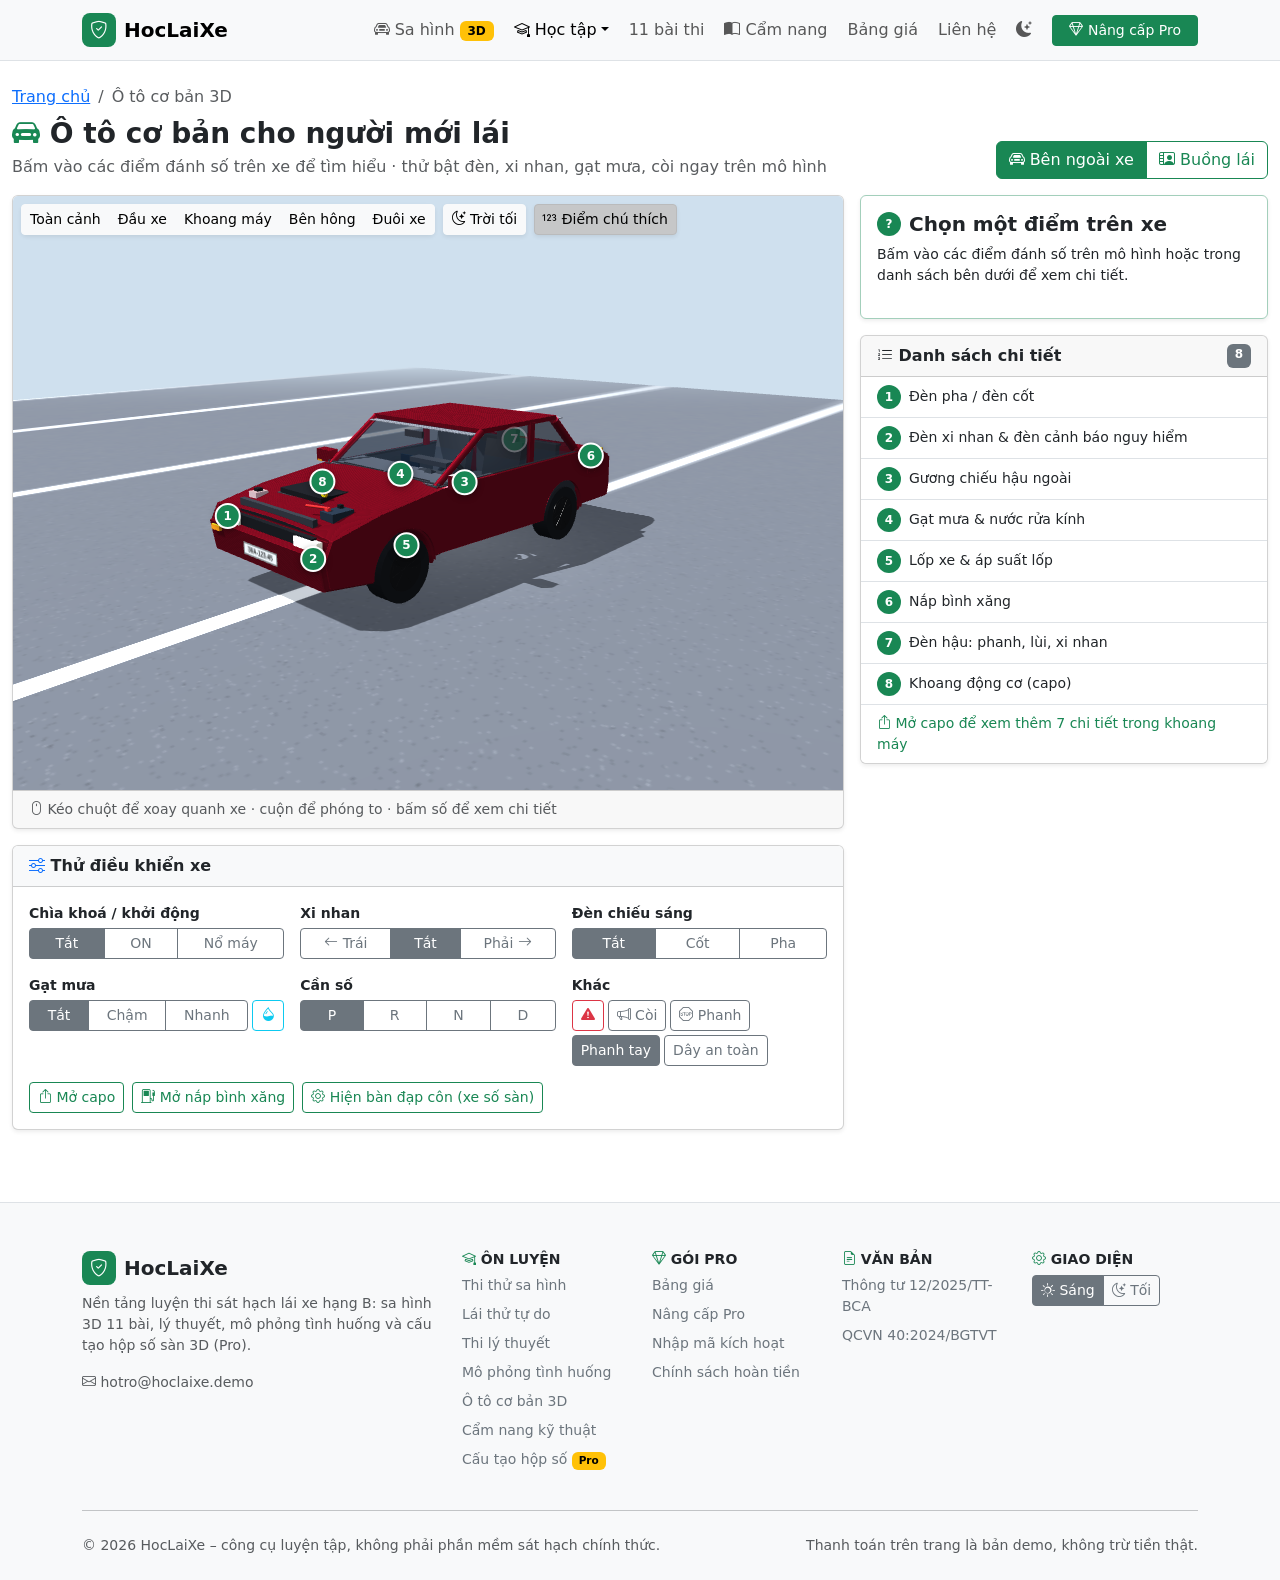
<file: xe-co-ban.html>
<!doctype html>
<html lang="vi" data-bs-theme="light">
<head>
<meta charset="utf-8">
<meta name="viewport" content="width=device-width, initial-scale=1">
<link rel="icon" href="img/favicon.svg" type="image/svg+xml">
<title>Ô tô cơ bản 3D cho người mới – HocLaiXe</title>
<meta name="description" content="Làm quen ô tô bằng mô hình 3D: khoang động cơ, đèn, gạt mưa, lốp; buồng lái với vô-lăng, cần số, xi nhan, bảng đồng hồ và đèn cảnh báo.">
<script>
  // Áp chủ đề trước khi vẽ trang để không nháy màu
  (function () {
    try { var t = localStorage.getItem('sahinh_theme'); if (t === 'dark' || t === 'light') document.documentElement.setAttribute('data-bs-theme', t); } catch (e) {}
  })();
</script>
<link rel="stylesheet" href="vendor/bootstrap/bootstrap.min.css">
<link rel="stylesheet" href="vendor/bootstrap-icons/bootstrap-icons.min.css">
<link rel="stylesheet" href="css/home.css">
</head>
<body class="d-flex flex-column min-vh-100">

<!-- ============ THANH ĐIỀU HƯỚNG ============ -->
<nav class="navbar navbar-expand-lg bg-body-tertiary border-bottom sticky-top">
  <div class="container">
    <a class="navbar-brand d-flex align-items-center gap-2 fw-bold" href="index.html">
      <span class="brand-icon bg-success text-white rounded-3"><i class="bi bi-shield-check"></i></span>
      HocLaiXe
    </a>
    <button class="navbar-toggler" type="button" data-bs-toggle="collapse" data-bs-target="#nav" aria-controls="nav" aria-expanded="false" aria-label="Mở menu">
      <span class="navbar-toggler-icon"></span>
    </button>
    <div class="collapse navbar-collapse" id="nav">
      <ul class="navbar-nav ms-auto align-items-lg-center gap-lg-1">
        <li class="nav-item"><a class="nav-link" href="sa-hinh.html"><i class="bi bi-car-front"></i> Sa hình <span class="badge text-bg-warning">3D</span></a></li>
        <li class="nav-item dropdown">
          <a class="nav-link dropdown-toggle active" href="#" role="button" data-bs-toggle="dropdown" aria-expanded="false"><i class="bi bi-mortarboard"></i> Học tập</a>
          <ul class="dropdown-menu">
            <li><a class="dropdown-item" href="sa-hinh.html"><i class="bi bi-car-front"></i> Sa hình 3D</a></li>
            <li><a class="dropdown-item" href="ly-thuyet.html"><i class="bi bi-journal-check"></i> Thi lý thuyết</a></li>
            <li><a class="dropdown-item" href="mo-phong.html"><i class="bi bi-play-btn"></i> Mô phỏng tình huống</a></li>
            <li><hr class="dropdown-divider"></li>
            <li><a class="dropdown-item active" aria-current="page" href="xe-co-ban.html"><i class="bi bi-box"></i> Ô tô cơ bản 3D</a></li>
            <li><a class="dropdown-item" href="hop-so.html"><i class="bi bi-gear-wide-connected"></i> Cấu tạo hộp số sàn <span class="badge text-bg-warning">Pro</span></a></li>
          </ul>
        </li>
        <li class="nav-item"><a class="nav-link" href="index.html#noi-dung">11 bài thi</a></li>
        <li class="nav-item"><a class="nav-link" href="cam-nang.html"><i class="bi bi-book-half"></i> Cẩm nang</a></li>
        <li class="nav-item"><a class="nav-link" href="index.html#bang-gia">Bảng giá</a></li>
        <li class="nav-item"><a class="nav-link" href="index.html#lien-he">Liên hệ</a></li>
        <li class="nav-item">
          <button class="btn btn-link nav-link px-2" id="themeToggle" type="button" aria-label="Chuyển giao diện sáng/tối" title="Chuyển giao diện sáng/tối">
            <i class="bi bi-moon-stars-fill"></i><span class="d-lg-none ms-2">Giao diện sáng / tối</span>
          </button>
        </li>
        <li class="nav-item ms-lg-2"><a class="btn btn-success btn-sm px-3" data-pro-nav href="nang-cap.html"><i class="bi bi-gem"></i> Nâng cấp Pro</a></li>
      </ul>
    </div>
  </div>
</nav>

<main class="flex-grow-1">
  <div class="container-xxl my-4">
    <nav aria-label="breadcrumb">
      <ol class="breadcrumb small mb-2">
        <li class="breadcrumb-item"><a href="index.html">Trang chủ</a></li>
        <li class="breadcrumb-item active" aria-current="page">Ô tô cơ bản 3D</li>
      </ol>
    </nav>
    <div class="d-flex flex-wrap justify-content-between align-items-end gap-2 mb-3">
      <div>
        <h1 class="h3 fw-bold mb-1"><i class="bi bi-car-front-fill text-success"></i> Ô tô cơ bản cho người mới lái</h1>
        <p class="text-body-secondary mb-0">Bấm vào các điểm đánh số trên xe để tìm hiểu · thử bật đèn, xi nhan, gạt mưa, còi ngay trên mô hình</p>
      </div>
      <div class="btn-group" role="group" aria-label="Góc nhìn">
        <input type="radio" class="btn-check" name="view" id="vExt" value="ext" checked>
        <label class="btn btn-outline-success" for="vExt"><i class="bi bi-car-front"></i> Bên ngoài xe</label>
        <input type="radio" class="btn-check" name="view" id="vInt" value="int">
        <label class="btn btn-outline-success" for="vInt"><i class="bi bi-person-video2"></i> Buồng lái</label>
      </div>
    </div>

    <div class="row g-3">
      <div class="col-xl-8">
        <div class="card shadow-sm overflow-hidden">
          <div class="car-viewer position-relative" id="viewer">
            <div class="position-absolute top-0 start-0 m-2 d-flex flex-wrap gap-2 car-toolbar">
              <div class="btn-group btn-group-sm shadow-sm" role="group" aria-label="Vị trí camera" id="presets"></div>
              <input type="checkbox" class="btn-check" id="night">
              <label class="btn btn-sm btn-light shadow-sm" for="night"><i class="bi bi-moon-stars"></i> Trời tối</label>
              <input type="checkbox" class="btn-check" id="showDots" checked>
              <label class="btn btn-sm btn-light shadow-sm" for="showDots"><i class="bi bi-123"></i> Điểm chú thích</label>
            </div>
            <div class="car-dots" id="dots"></div>
            <div class="car-toast position-absolute start-50 translate-middle-x" id="toast" hidden></div>
          </div>
          <div class="card-footer small text-body-secondary">
            <i class="bi bi-mouse"></i> <span id="hint">Kéo chuột để xoay quanh xe · cuộn để phóng to · bấm số để xem chi tiết</span>
          </div>
        </div>

        <!-- bảng điều khiển xe -->
        <div class="card shadow-sm mt-3">
          <div class="card-header bg-body-tertiary fw-semibold"><i class="bi bi-sliders text-primary"></i> Thử điều khiển xe</div>
          <div class="card-body">
            <div class="row g-3 small">
              <div class="col-sm-6 col-lg-4">
                <div class="fw-semibold mb-1">Chìa khoá / khởi động</div>
                <div class="btn-group btn-group-sm w-100" role="group" aria-label="Chìa khoá">
                  <input type="radio" class="btn-check" name="ign" id="ignOff" value="off" checked><label class="btn btn-outline-secondary" for="ignOff">Tắt</label>
                  <input type="radio" class="btn-check" name="ign" id="ignOn" value="on"><label class="btn btn-outline-secondary" for="ignOn">ON</label>
                  <input type="radio" class="btn-check" name="ign" id="ignRun" value="run"><label class="btn btn-outline-secondary" for="ignRun">Nổ máy</label>
                </div>
              </div>
              <div class="col-sm-6 col-lg-4">
                <div class="fw-semibold mb-1">Xi nhan</div>
                <div class="btn-group btn-group-sm w-100" role="group" aria-label="Xi nhan">
                  <input type="radio" class="btn-check" name="sig" id="sigL" value="-1"><label class="btn btn-outline-secondary" for="sigL"><i class="bi bi-arrow-left"></i> Trái</label>
                  <input type="radio" class="btn-check" name="sig" id="sig0" value="0" checked><label class="btn btn-outline-secondary" for="sig0">Tắt</label>
                  <input type="radio" class="btn-check" name="sig" id="sigR" value="1"><label class="btn btn-outline-secondary" for="sigR">Phải <i class="bi bi-arrow-right"></i></label>
                </div>
              </div>
              <div class="col-sm-6 col-lg-4">
                <div class="fw-semibold mb-1">Đèn chiếu sáng</div>
                <div class="btn-group btn-group-sm w-100" role="group" aria-label="Đèn">
                  <input type="radio" class="btn-check" name="lights" id="lOff" value="off" checked><label class="btn btn-outline-secondary" for="lOff">Tắt</label>
                  <input type="radio" class="btn-check" name="lights" id="lLow" value="low"><label class="btn btn-outline-secondary" for="lLow">Cốt</label>
                  <input type="radio" class="btn-check" name="lights" id="lHigh" value="high"><label class="btn btn-outline-secondary" for="lHigh">Pha</label>
                </div>
              </div>
              <div class="col-sm-6 col-lg-4">
                <div class="fw-semibold mb-1">Gạt mưa</div>
                <div class="d-flex gap-1">
                  <div class="btn-group btn-group-sm flex-grow-1" role="group" aria-label="Gạt mưa">
                    <input type="radio" class="btn-check" name="wiper" id="wOff" value="off" checked><label class="btn btn-outline-secondary" for="wOff">Tắt</label>
                    <input type="radio" class="btn-check" name="wiper" id="wSlow" value="slow"><label class="btn btn-outline-secondary" for="wSlow">Chậm</label>
                    <input type="radio" class="btn-check" name="wiper" id="wFast" value="fast"><label class="btn btn-outline-secondary" for="wFast">Nhanh</label>
                  </div>
                  <button class="btn btn-outline-info btn-sm" id="btnWash" type="button" title="Phun nước rửa kính"><i class="bi bi-droplet-half"></i></button>
                </div>
              </div>
              <div class="col-sm-6 col-lg-4">
                <div class="fw-semibold mb-1">Cần số</div>
                <div class="btn-group btn-group-sm w-100" role="group" aria-label="Cần số">
                  <input type="radio" class="btn-check" name="gear" id="gP" value="P" checked><label class="btn btn-outline-secondary" for="gP">P</label>
                  <input type="radio" class="btn-check" name="gear" id="gR" value="R"><label class="btn btn-outline-secondary" for="gR">R</label>
                  <input type="radio" class="btn-check" name="gear" id="gN" value="N"><label class="btn btn-outline-secondary" for="gN">N</label>
                  <input type="radio" class="btn-check" name="gear" id="gD" value="D"><label class="btn btn-outline-secondary" for="gD">D</label>
                </div>
              </div>
              <div class="col-sm-6 col-lg-4">
                <div class="fw-semibold mb-1">Khác</div>
                <div class="d-flex flex-wrap gap-1">
                  <input type="checkbox" class="btn-check" id="hazard"><label class="btn btn-outline-danger btn-sm" for="hazard" title="Đèn cảnh báo nguy hiểm"><i class="bi bi-exclamation-triangle-fill"></i></label>
                  <button class="btn btn-outline-secondary btn-sm" id="btnHorn" type="button"><i class="bi bi-megaphone"></i> Còi</button>
                  <button class="btn btn-outline-secondary btn-sm" id="btnBrake" type="button"><i class="bi bi-sign-stop"></i> Phanh</button>
                  <input type="checkbox" class="btn-check" id="handbrake" checked><label class="btn btn-outline-secondary btn-sm" for="handbrake">Phanh tay</label>
                  <input type="checkbox" class="btn-check" id="belt"><label class="btn btn-outline-secondary btn-sm" for="belt">Dây an toàn</label>
                </div>
              </div>
              <div class="col-12 d-flex flex-wrap gap-2">
                <input type="checkbox" class="btn-check" id="hood"><label class="btn btn-outline-success btn-sm" for="hood"><i class="bi bi-box-arrow-up"></i> Mở capo</label>
                <input type="checkbox" class="btn-check" id="fuelDoor"><label class="btn btn-outline-success btn-sm" for="fuelDoor"><i class="bi bi-fuel-pump"></i> Mở nắp bình xăng</label>
                <input type="checkbox" class="btn-check" id="manual"><label class="btn btn-outline-success btn-sm" for="manual"><i class="bi bi-gear"></i> Hiện bàn đạp côn (xe số sàn)</label>
              </div>
            </div>
          </div>
        </div>
      </div>

      <!-- thông tin chi tiết -->
      <div class="col-xl-4">
        <div class="vstack gap-3">
          <div class="card shadow-sm border-success-subtle" id="info">
            <div class="card-body">
              <div class="d-flex align-items-start gap-2 mb-2">
                <span class="car-dot-static" id="infoNum">?</span>
                <h2 class="h5 fw-bold mb-0" id="infoTitle">Chọn một điểm trên xe</h2>
              </div>
              <div class="small" id="infoBody">Bấm vào các điểm đánh số trên mô hình hoặc trong danh sách bên dưới để xem chi tiết.</div>
              <div class="d-flex flex-wrap gap-2 mt-3" id="infoActions"></div>
            </div>
          </div>
          <div class="card shadow-sm">
            <div class="card-header fw-semibold d-flex justify-content-between"><span><i class="bi bi-list-ol"></i> Danh sách chi tiết</span><span class="badge text-bg-secondary" id="listCount"></span></div>
            <div class="list-group list-group-flush small car-list" id="list"></div>
          </div>
        </div>
      </div>
    </div>
  </div>
</main>

<!-- ============ CHÂN TRANG ============ -->
<footer class="border-top bg-body-tertiary pt-5 pb-4 mt-5">
  <div class="container">
    <div class="row g-4">
      <div class="col-lg-4">
        <a class="d-flex align-items-center gap-2 fw-bold fs-5 text-body text-decoration-none mb-2" href="index.html">
          <span class="brand-icon bg-success text-white rounded-3"><i class="bi bi-shield-check"></i></span> HocLaiXe
        </a>
        <p class="small text-body-secondary">Nền tảng luyện thi sát hạch lái xe hạng B: sa hình 3D 11 bài, lý thuyết, mô phỏng tình huống và cấu tạo hộp số sàn 3D (Pro).</p>
        <div class="small text-body-secondary"><i class="bi bi-envelope"></i> hotro@hoclaixe.demo</div>
      </div>
      <div class="col-6 col-lg-2">
        <h6 class="fw-bold text-uppercase small"><i class="bi bi-mortarboard text-success"></i> Ôn luyện</h6>
        <ul class="list-unstyled small vstack gap-2">
          <li><a class="link-secondary text-decoration-none" href="sa-hinh.html">Thi thử sa hình</a></li>
          <li><a class="link-secondary text-decoration-none" href="sa-hinh.html?mode=practice">Lái thử tự do</a></li>
          <li><a class="link-secondary text-decoration-none" href="ly-thuyet.html">Thi lý thuyết</a></li>
          <li><a class="link-secondary text-decoration-none" href="mo-phong.html">Mô phỏng tình huống</a></li>
          <li><a class="link-secondary text-decoration-none" href="xe-co-ban.html">Ô tô cơ bản 3D</a></li>
          <li><a class="link-secondary text-decoration-none" href="cam-nang.html">Cẩm nang kỹ thuật</a></li>
          <li><a class="link-secondary text-decoration-none" href="hop-so.html">Cấu tạo hộp số <span class="badge text-bg-warning">Pro</span></a></li>
        </ul>
      </div>
      <div class="col-6 col-lg-2">
        <h6 class="fw-bold text-uppercase small"><i class="bi bi-gem text-success"></i> Gói Pro</h6>
        <ul class="list-unstyled small vstack gap-2">
          <li><a class="link-secondary text-decoration-none" href="index.html#bang-gia">Bảng giá</a></li>
          <li><a class="link-secondary text-decoration-none" href="nang-cap.html">Nâng cấp Pro</a></li>
          <li><a class="link-secondary text-decoration-none" href="nang-cap.html#kich-hoat">Nhập mã kích hoạt</a></li>
          <li><a class="link-secondary text-decoration-none" href="nang-cap.html#chinh-sach">Chính sách hoàn tiền</a></li>
        </ul>
      </div>
      <div class="col-6 col-lg-2">
        <h6 class="fw-bold text-uppercase small"><i class="bi bi-file-earmark-text text-success"></i> Văn bản</h6>
        <ul class="list-unstyled small vstack gap-2">
          <li><a class="link-secondary text-decoration-none" href="https://xaydungchinhsach.chinhphu.vn/toan-van-thong-tu-12-2025-tt-bca-cua-bo-cong-an-quy-dinh-ve-sat-hach-cap-giay-phep-lai-xe-119250303174347028.htm" target="_blank" rel="noopener">Thông tư 12/2025/TT-BCA</a></li>
          <li><a class="link-secondary text-decoration-none" href="https://cdn.thuvienphapluat.vn/phap-luat/2022-2/NTMH/21122024/QCVN-40-2024.pdf" target="_blank" rel="noopener">QCVN 40:2024/BGTVT</a></li>
        </ul>
      </div>
      <div class="col-6 col-lg-2">
        <h6 class="fw-bold text-uppercase small"><i class="bi bi-gear text-success"></i> Giao diện</h6>
        <div class="btn-group btn-group-sm" role="group" aria-label="Giao diện">
          <button type="button" class="btn btn-outline-secondary" data-theme-set="light"><i class="bi bi-sun"></i> Sáng</button>
          <button type="button" class="btn btn-outline-secondary" data-theme-set="dark"><i class="bi bi-moon-stars"></i> Tối</button>
        </div>
      </div>
    </div>
    <hr class="my-4">
    <div class="d-flex flex-wrap justify-content-between gap-2 small text-body-secondary">
      <span>© <span id="year">2026</span> HocLaiXe – công cụ luyện tập, không phải phần mềm sát hạch chính thức.</span>
      <span>Thanh toán trên trang là bản demo, không trừ tiền thật.</span>
    </div>
  </div>
</footer>

<script src="vendor/bootstrap/bootstrap.bundle.min.js"></script>
<script src="js/theme.js"></script>
<script src="js/license.js"></script>
<script src="vendor/three.min.js"></script>
<script src="vendor/OrbitControls.js"></script>
<script src="js/xe-3d.js"></script>
</body>
</html>
</file>
<file: css/style.css>
:root {
  --bg: #0b1020;
  --panel: #0f1528;
  --card: #0a0f1e;
  --line: rgba(148, 163, 184, .16);
  --text: #e8edf6;
  --muted: #94a3b8;
  --teal: #10d39a;
  --teal2: #0ea58f;
  --gold: #f5b82e;
  --red: #f43f5e;
  --orange: #fb923c;
  --indigo: #6366f1;
  --font: 'Be Vietnam Pro', system-ui, -apple-system, 'Segoe UI', Roboto, Arial, sans-serif;
}

* { box-sizing: border-box; }
[hidden] { display: none !important; }
html, body { margin: 0; height: 100%; overflow: hidden; background: var(--bg); color: var(--text); font-family: var(--font); -webkit-font-smoothing: antialiased; }
button { font-family: inherit; cursor: pointer; }
#stage, #stage canvas { position: fixed; inset: 0; width: 100%; height: 100%; display: block; touch-action: none; }

/* ---------- overlays & panels ---------- */
.overlay {
  position: fixed; inset: 0; z-index: 20;
  display: flex; align-items: center; justify-content: center;
  padding: 16px;
  background: radial-gradient(1200px 700px at 50% -10%, rgba(16, 211, 154, .14), transparent 60%), rgba(6, 9, 20, .72);
  backdrop-filter: blur(6px);
  overflow-y: auto;
}
#loading { background: var(--bg); }
.loader { text-align: center; color: var(--muted); }
.spin { width: 44px; height: 44px; margin: 0 auto 14px; border-radius: 50%; border: 4px solid rgba(255, 255, 255, .1); border-top-color: var(--teal); animation: spin 0.9s linear infinite; }
@keyframes spin { to { transform: rotate(360deg); } }

.panel {
  width: 100%; max-width: 600px; margin: auto;
  background: linear-gradient(180deg, #121a33, var(--panel));
  border: 1px solid var(--line); border-radius: 22px;
  padding: 26px; box-shadow: 0 30px 80px rgba(0, 0, 0, .5);
}
.panel.wide { max-width: 760px; }
.panel h2 { margin: 0 0 12px; font-size: 22px; }

.row { display: flex; align-items: center; }
.col { display: flex; flex-direction: column; }
.between { justify-content: space-between; }
.baseline { align-items: baseline; }
.gap8 { gap: 8px; } .gap10 { gap: 10px; } .gap12 { gap: 12px; }
.mt12 { margin-top: 12px; } .mt16 { margin-top: 16px; }
.muted { color: var(--muted); }
.small { font-size: 13px; }
hr { border: 0; border-top: 1px solid var(--line); margin: 16px 0; }

/* ---------- màn chuẩn bị ---------- */
.prep-head { display: flex; gap: 16px; align-items: center; padding-bottom: 18px; border-bottom: 1px solid var(--line); margin-bottom: 20px; }
.shield { flex: none; width: 58px; height: 58px; border-radius: 16px; display: grid; place-items: center; color: var(--teal); background: linear-gradient(160deg, #13403c, #0d2a2c); border: 1px solid rgba(16, 211, 154, .35); box-shadow: 0 0 24px rgba(16, 211, 154, .2) inset; }
.shield svg { width: 30px; height: 30px; }
.prep-head h1 { margin: 0; font-size: 27px; font-weight: 800; letter-spacing: -.01em; }
.sub { margin: 4px 0 0; color: var(--muted); font-size: 14px; }

.card { background: var(--card); border: 1px solid rgba(16, 211, 154, .14); border-radius: 18px; padding: 20px; box-shadow: 0 0 40px rgba(16, 211, 154, .06) inset; }
.chip { display: inline-flex; align-items: center; gap: 6px; font-weight: 700; font-size: 14px; padding: 7px 12px; border-radius: 10px; background: #1a2032; color: var(--text); border: 1px solid var(--line); }
.chip svg { width: 16px; height: 16px; }
.chip.gold { color: var(--gold); background: rgba(245, 184, 46, .1); border-color: rgba(245, 184, 46, .4); }
.ready { color: var(--teal); font-weight: 600; font-size: 14px; }
.label { text-transform: uppercase; letter-spacing: .06em; font-weight: 700; color: #cbd5e1; font-size: 14px; }
.big b { font-size: 40px; font-weight: 800; color: var(--teal); }
.big small { color: var(--muted); font-size: 14px; }
.bar { height: 8px; background: #1f2637; border-radius: 99px; overflow: hidden; margin-top: 10px; }
.bar i { display: block; height: 100%; background: linear-gradient(90deg, var(--teal), #22d3ee); border-radius: 99px; transition: width .4s; }

.radio { display: inline-flex; align-items: center; gap: 10px; font-weight: 700; }
.radio .dot { width: 18px; height: 18px; border-radius: 50%; border: 2px solid var(--teal); display: grid; place-items: center; }
.radio.on .dot::after { content: ''; width: 8px; height: 8px; border-radius: 50%; background: var(--teal); }

.seg { display: inline-flex; background: #151b2c; border: 1px solid var(--line); border-radius: 12px; padding: 3px; }
.seg button { border: 0; background: transparent; color: var(--muted); font-weight: 600; font-size: 13px; padding: 7px 12px; border-radius: 9px; }
.seg button.on { background: #24304d; color: var(--text); }

.toggles { flex-wrap: wrap; gap: 10px; }
.tg { display: inline-flex; align-items: center; gap: 8px; font-size: 14px; color: #cbd5e1; cursor: pointer; user-select: none; }
.tg input { display: none; }
.tg span { width: 36px; height: 20px; border-radius: 99px; background: #2a3247; position: relative; transition: background .2s; }
.tg span::after { content: ''; position: absolute; top: 3px; left: 3px; width: 14px; height: 14px; border-radius: 50%; background: #cbd5e1; transition: transform .2s; }
.tg input:checked + span { background: var(--teal2); }
.tg input:checked + span::after { transform: translateX(16px); background: #fff; }

.cta {
  width: 100%; margin-top: 20px; border: 0; border-radius: 18px; padding: 20px;
  display: flex; align-items: center; justify-content: center; gap: 14px;
  font-size: 21px; font-weight: 800; color: #fff;
  background: linear-gradient(90deg, #1fc98f, #0b9e8a);
  box-shadow: 0 10px 40px rgba(16, 211, 154, .3), 0 0 0 1px rgba(255, 255, 255, .08) inset;
  transition: transform .15s, filter .15s;
}
.cta:hover { filter: brightness(1.08); transform: translateY(-1px); }
.cta svg { width: 26px; height: 26px; }
.cta.sm { margin-top: 0; padding: 14px; font-size: 17px; border-radius: 14px; }

.two > * { flex: 1; }
.two { margin-top: 14px; }
.btn { border-radius: 14px; padding: 14px 16px; font-size: 16px; font-weight: 700; border: 1px solid var(--line); background: #161c2e; color: var(--text); }
.btn:hover { filter: brightness(1.15); }
.btn.indigo { background: #1b1f45; border-color: rgba(99, 102, 241, .45); color: #c7d2fe; }
.btn.amber { background: #241d12; border-color: rgba(245, 184, 46, .45); color: var(--gold); }
.btn.ghost { background: transparent; }
.btn.sm { padding: 9px 14px; font-size: 14px; border-radius: 11px; }
.link { text-decoration: none; justify-content: center; display: flex; margin: 16px auto 0; align-items: center; gap: 8px; background: none; border: 0; color: var(--muted); font-size: 15px; }
.link svg { width: 18px; height: 18px; }
.link:hover { color: var(--text); }
.x { background: none; border: 0; color: var(--muted); font-size: 20px; }

/* ---------- hướng dẫn / lịch sử ---------- */
.guide-body { max-height: 66vh; overflow-y: auto; padding-right: 6px; font-size: 14px; line-height: 1.6; color: #cbd5e1; }
.guide-body h3 { color: var(--text); margin: 18px 0 8px; font-size: 16px; }
.kgrid { display: grid; grid-template-columns: max-content 1fr; gap: 6px 14px; align-items: center; }
kbd { display: inline-block; min-width: 22px; padding: 1px 6px; margin: 0 1px; border-radius: 6px; background: #1f2740; border: 1px solid #334155; border-bottom-width: 2px; font: 600 12px var(--font); color: var(--text); text-align: center; }
.rules { width: 100%; border-collapse: collapse; font-size: 13px; }
.rules th, .rules td { text-align: left; padding: 7px 8px; border-bottom: 1px solid var(--line); vertical-align: top; }
.rules th { color: var(--muted); font-weight: 600; }
.rules td:last-child { white-space: nowrap; font-weight: 700; color: var(--orange); }

#histList { max-height: 60vh; overflow-y: auto; margin-top: 6px; }
.hist { display: grid; grid-template-columns: 56px 1fr auto; gap: 12px; align-items: center; padding: 12px; border: 1px solid var(--line); border-radius: 14px; margin-bottom: 8px; background: var(--card); }
.hist .sc { font-size: 22px; font-weight: 800; text-align: center; }
.hist.ok .sc { color: var(--teal); } .hist.ko .sc { color: var(--red); }
.hist .meta { font-size: 13px; color: var(--muted); }
.hist .st { font-weight: 700; font-size: 13px; padding: 4px 10px; border-radius: 8px; }
.hist.ok .st { background: rgba(16, 211, 154, .14); color: var(--teal); }
.hist.ko .st { background: rgba(244, 63, 94, .14); color: var(--red); }
.empty { color: var(--muted); text-align: center; padding: 30px 0; }

/* ---------- HUD ---------- */
#hud { position: fixed; inset: 0; z-index: 10; pointer-events: none; user-select: none; }
#hud button { pointer-events: auto; }
.glass { background: rgba(10, 14, 28, .72); border: 1px solid rgba(255, 255, 255, .09); backdrop-filter: blur(8px); border-radius: 16px; }

.hud-tl { position: absolute; top: 14px; left: 14px; padding: 12px 16px; min-width: 250px; max-width: 340px; }
.lesson-num { font-size: 13px; font-weight: 800; letter-spacing: .08em; color: var(--teal); }
.lesson-title { font-size: 18px; font-weight: 700; margin-top: 2px; line-height: 1.3; }
.dots { display: flex; gap: 4px; margin: 10px 0 8px; flex-wrap: wrap; }
.dots i { width: 20px; height: 20px; border-radius: 6px; font: 700 10px/20px var(--font); font-style: normal; text-align: center; background: #1e263a; color: var(--muted); }
.dots i.done { background: rgba(16, 211, 154, .25); color: var(--teal); }
.dots i.cur { background: var(--teal); color: #052; }
.times { display: flex; justify-content: space-between; align-items: center; color: var(--muted); font-size: 13px; }
.times b { color: var(--text); font-variant-numeric: tabular-nums; }
.tag { font-weight: 800; font-size: 11px; padding: 3px 8px; border-radius: 6px; background: rgba(16, 211, 154, .15); color: var(--teal); }
.tag.prac { background: rgba(99, 102, 241, .2); color: #a5b4fc; }

.hud-tr { position: absolute; top: 14px; right: 14px; padding: 12px 16px; width: 290px; }
.score-wrap { display: flex; align-items: baseline; gap: 8px; }
.score { font-size: 46px; font-weight: 800; line-height: 1; color: var(--teal); font-variant-numeric: tabular-nums; }
.score.warn { color: var(--gold); } .score.bad { color: var(--red); }
.score-lbl { color: var(--muted); font-weight: 600; }
.pen { list-style: none; margin: 8px 0 0; padding: 0; font-size: 12.5px; max-height: 150px; overflow: hidden; }
.pen li { display: flex; gap: 8px; padding: 4px 0; border-top: 1px solid rgba(255, 255, 255, .06); color: #cbd5e1; }
.pen li b { flex: none; color: var(--orange); min-width: 30px; }
.pen li.f b { color: var(--red); }

#toasts { position: absolute; top: 14px; left: 50%; transform: translateX(-50%); display: flex; flex-direction: column; align-items: center; gap: 8px; width: min(520px, calc(100% - 32px)); }
.toast { padding: 10px 18px; border-radius: 12px; font-weight: 700; font-size: 15px; text-align: center; background: rgba(10, 14, 28, .86); border: 1px solid rgba(255, 255, 255, .1); animation: tin .25s ease-out; }
.toast.pen { border-color: rgba(251, 146, 60, .6); color: #fed7aa; }
.toast.fail { border-color: rgba(244, 63, 94, .8); color: #fecdd3; background: rgba(60, 10, 22, .9); }
.toast.good { border-color: rgba(16, 211, 154, .6); color: #a7f3d0; }
.toast.info { color: #e2e8f0; }
.toast.lesson { font-size: 17px; border-color: rgba(16, 211, 154, .5); }
.toast.out { opacity: 0; transition: opacity .4s; }
@keyframes tin { from { opacity: 0; transform: translateY(-8px); } }

#assist { position: absolute; left: 50%; bottom: 128px; transform: translateX(-50%); padding: 8px 16px; border-radius: 99px; background: rgba(10, 14, 28, .8); border: 1px solid rgba(34, 211, 238, .4); color: #a5f3fc; font-weight: 600; font-size: 14px; white-space: nowrap; }
#emBanner { position: absolute; top: 34%; left: 50%; transform: translateX(-50%); padding: 16px 26px; border-radius: 16px; font-weight: 800; font-size: 20px; text-align: center; background: rgba(127, 18, 38, .92); border: 2px solid #fb7185; animation: pulse 0.8s infinite alternate; max-width: calc(100% - 32px); }
#emBanner.end { background: rgba(120, 80, 8, .92); border-color: var(--gold); animation: none; }
@keyframes pulse { to { box-shadow: 0 0 40px rgba(244, 63, 94, .7); } }
#countdown { position: absolute; inset: 0; display: grid; place-items: center; font-size: 120px; font-weight: 800; color: #fff; text-shadow: 0 10px 40px rgba(0, 0, 0, .6); }

#miniLight { position: absolute; left: 14px; top: 200px; display: flex; flex-direction: column; gap: 6px; padding: 8px; border-radius: 14px; background: #0b0d12; border: 1px solid #333; }
#miniLight i { width: 26px; height: 26px; border-radius: 50%; background: #222; }
#miniLight.red .r { background: #ff2a1a; box-shadow: 0 0 14px #ff2a1a; }
#miniLight.yellow .y { background: #ffbf1a; box-shadow: 0 0 14px #ffbf1a; }
#miniLight.green .g { background: #1aff6a; box-shadow: 0 0 14px #1aff6a; }

#minimap { position: absolute; left: 14px; bottom: 14px; width: 216px; height: 180px; border-radius: 14px; border: 1px solid rgba(255, 255, 255, .12); box-shadow: 0 10px 30px rgba(0, 0, 0, .4); }

.dash { position: absolute; left: 50%; bottom: 14px; transform: translateX(-50%); display: flex; align-items: center; gap: 14px; padding: 10px 14px; }
.ind { width: 46px; height: 46px; border-radius: 12px; border: 1px solid rgba(255, 255, 255, .1); background: #141a2a; display: grid; place-items: center; }
.ind svg { width: 26px; height: 26px; fill: #2c3a2f; }
.ind.on svg { fill: #22e36b; filter: drop-shadow(0 0 6px #22e36b); }
.speedo { text-align: center; min-width: 74px; }
.spd { font-size: 40px; font-weight: 800; line-height: 1; font-variant-numeric: tabular-nums; }
.spd.over { color: var(--red); }
.unit { font-size: 12px; color: var(--muted); }
.gears { display: flex; gap: 4px; background: #0b0f1a; padding: 4px; border-radius: 12px; border: 1px solid rgba(255, 255, 255, .08); }
.gears button { width: 34px; height: 38px; border: 0; border-radius: 8px; background: transparent; color: #64748b; font-weight: 800; font-size: 17px; }
.gears button.on { background: var(--teal); color: #032; }
.gears button.on#gR { background: var(--orange); }
.wheel-ind { color: #94a3b8; width: 38px; height: 38px; }
.lamps { display: flex; flex-direction: column; gap: 6px; }
.lamps i { width: 14px; height: 14px; border-radius: 50%; background: #1f2a22; border: 1px solid #333; }
#lampGo.on { background: #22e36b; box-shadow: 0 0 10px #22e36b; }
#lampEm { background: #2a1f1f; }
#lampEm.on { background: #ff2a1a; box-shadow: 0 0 12px #ff2a1a; }
.wheel-ind svg { width: 100%; height: 100%; transition: transform .05s linear; }
.icons { display: grid; grid-template-columns: repeat(2, 34px); gap: 4px; }
.ic { width: 34px; height: 30px; border-radius: 8px; border: 1px solid rgba(255, 255, 255, .08); background: #141a2a; color: #64748b; display: grid; place-items: center; padding: 0; }
.ic svg { width: 20px; height: 20px; }
.ic.on { color: var(--teal); border-color: rgba(16, 211, 154, .5); }
.ic.alert { color: var(--red); border-color: rgba(244, 63, 94, .6); }
.ic.hz.on { color: #fff; background: #b91c1c; }

.pause-btn { position: absolute; top: 14px; right: 318px; width: 44px; height: 44px; color: var(--text); font-size: 14px; }
.keys { position: absolute; right: 14px; bottom: 14px; padding: 10px 14px; font-size: 12.5px; color: #cbd5e1; display: flex; flex-direction: column; gap: 4px; }
.keys b { color: var(--text); font-size: 13px; }

#touch { display: none; }
@media (pointer: coarse) {
  #touch { display: block; }
  #touch .tl, #touch .tr { position: absolute; bottom: 110px; display: flex; gap: 12px; pointer-events: auto; }
  #touch .tl { left: 14px; } #touch .tr { right: 14px; }
  #touch button { width: 78px; height: 78px; border-radius: 20px; border: 1px solid rgba(255, 255, 255, .15); background: rgba(10, 14, 28, .6); color: #fff; font-size: 24px; font-weight: 800; }
  #touch button.gas { background: rgba(16, 160, 110, .55); font-size: 16px; }
  #touch button.mid { width: 60px; font-size: 14px; }
  #touch button.brake { background: rgba(170, 30, 50, .55); font-size: 15px; }
  #touch button.on { filter: brightness(1.6); }
  .keys { display: none; }
  #assist { bottom: 205px; }
}
@media (max-width: 760px) {
  .hud-tl { top: 10px; left: 10px; min-width: 0; max-width: 60vw; padding: 9px 12px; }
  .lesson-title { font-size: 14px; }
  .dots i { width: 16px; height: 16px; line-height: 16px; font-size: 9px; }
  .hud-tr { top: 10px; right: 10px; width: 120px; padding: 9px 12px; }
  .score { font-size: 32px; }
  .pen { display: none; }
  .pause-btn { top: 82px; right: 10px; }
  #minimap { left: auto; bottom: auto; right: 10px; top: 136px; width: 120px; height: 100px; }
  #toasts { top: 248px; }
  .toast { font-size: 13.5px; padding: 8px 12px; }
  #assist { white-space: normal; text-align: center; max-width: calc(100% - 24px); font-size: 13px; }
  .dash { gap: 6px; padding: 7px; bottom: 10px; max-width: calc(100% - 12px); }
  .ind { width: 38px; height: 40px; }
  .speedo { min-width: 46px; }
  .spd { font-size: 30px; }
  .gears button { width: 27px; height: 34px; font-size: 15px; }
  .wheel-ind { display: none; }
  .keys { display: none; }
  .ready { white-space: nowrap; }
  .prep-head h1 { font-size: 22px; }
  .panel { padding: 18px; }
  .cta { font-size: 18px; padding: 16px; }
}

/* tạm dừng / kết quả */
.tp-grid { display: grid; grid-template-columns: repeat(auto-fill, minmax(150px, 1fr)); gap: 8px; }
.tp-grid button { text-align: left; padding: 10px 12px; border-radius: 12px; border: 1px solid var(--line); background: #151b2c; color: var(--text); font-size: 13px; }
.tp-grid button b { display: block; color: var(--teal); font-size: 12px; }
.tp-grid button:hover { border-color: rgba(16, 211, 154, .5); }
.res-head { display: flex; align-items: center; gap: 20px; padding-bottom: 16px; border-bottom: 1px solid var(--line); }
.res-score { width: 96px; height: 96px; border-radius: 50%; display: grid; place-items: center; font-size: 38px; font-weight: 800; border: 4px solid var(--teal); color: var(--teal); flex: none; }
.res-head.ko .res-score { border-color: var(--red); color: var(--red); }
.res-head h2 { margin: 0; font-size: 30px; color: var(--teal); }
.res-head.ko h2 { color: var(--red); }
.res-head p { margin: 6px 0 0; }
.res-log { list-style: none; padding: 0; margin: 14px 0 0; max-height: 40vh; overflow-y: auto; font-size: 14px; }
.res-log li { display: grid; grid-template-columns: 78px 1fr 44px; gap: 8px; padding: 8px 4px; border-bottom: 1px solid var(--line); }
.res-log li .ls { color: var(--muted); }
.res-log li .pt { text-align: right; font-weight: 800; color: var(--orange); }
.res-log li.f .pt { color: var(--red); }
.res-log .none { color: var(--teal); text-align: center; display: block; padding: 18px; }

/* nhãn gương / camera */
#mirrorLabels span { position: absolute; transform: translateY(-100%); margin-top: -4px; padding: 2px 7px; border-radius: 6px 6px 0 0; background: rgba(10,14,28,.85); color: #fde68a; font: 800 10.5px var(--font); letter-spacing: .04em; white-space: nowrap; }
</file>
<file: css/home.css>
/* Trang chủ: Bootstrap mặc định, chỉ bổ sung vài chi tiết nhỏ */
.brand-icon { width: 34px; height: 34px; display: inline-grid; place-items: center; font-size: 1.1rem; }

.hero {
  background:
    radial-gradient(800px 320px at 50% 0%, rgba(var(--bs-success-rgb), .12), transparent 70%),
    var(--bs-body-bg);
}

.feature-shot { min-height: 320px; }
.feature-caption { background: linear-gradient(transparent, rgba(0, 0, 0, .75)); }
#featureImg { transition: opacity .25s; }

.podium-card .avatar { width: 52px; height: 52px; display: grid; place-items: center; font-weight: 700; }
.podium-first { transform: translateY(-10px); }
@media (max-width: 767.98px) { .podium-first { transform: none; } }

.lesson-card { transition: transform .15s, box-shadow .15s; }
.lesson-card:hover { transform: translateY(-2px); box-shadow: var(--bs-box-shadow) !important; }
.lesson-num { width: 44px; height: 44px; display: grid; place-items: center; font-weight: 800; flex: none; }

/* chatbot */
.chat-fab { position: fixed; right: 20px; bottom: 20px; width: 58px; height: 58px; z-index: 1050; }
.chat-box { position: fixed; right: 20px; bottom: 90px; width: 360px; max-width: calc(100vw - 32px); height: 520px; max-height: calc(100vh - 120px); z-index: 1050; }
.chat-log { overflow-y: auto; display: flex; flex-direction: column; gap: 8px; }
.chat-msg { max-width: 85%; padding: 8px 12px; border-radius: 14px; white-space: pre-line; font-size: .9rem; }
.chat-msg.bot { align-self: flex-start; background: var(--bs-secondary-bg); border-bottom-left-radius: 4px; }
.chat-msg.me { align-self: flex-end; background: var(--bs-success); color: #fff; border-bottom-right-radius: 4px; }
@media (max-width: 575.98px) { .chat-box { right: 16px; bottom: 86px; } .chat-fab { right: 16px; bottom: 16px; } }

/* plugin Facebook rộng tối đa 500px, co lại theo khung */
.fb-wrap { max-width: 500px; }
.fb-wrap iframe { width: 100%; max-width: 500px; display: block; }

/* trang nhúng (lý thuyết, mô phỏng) */
.embed-frame { height: calc(100vh - 140px); min-height: 600px; }

/* ---- trang cấu tạo hộp số ---- */
.gb-viewer { height: 64vh; min-height: 440px; background: var(--bs-tertiary-bg); }
.gb-viewer canvas { display: block; touch-action: none; }
.gb-toolbar { z-index: 3; }
.gb-alert { top: 56px; z-index: 4; max-width: min(560px, calc(100% - 24px)); }
.gb-flow { z-index: 3; max-width: calc(100% - 16px); padding: 6px 10px; border-radius: 8px; background: rgba(var(--bs-body-bg-rgb), .85); border: 1px solid var(--bs-border-color); }
.gb-tip { z-index: 5; max-width: 300px; padding: 8px 10px; border-radius: 8px; pointer-events: none; background: rgba(var(--bs-body-bg-rgb), .95); border: 1px solid var(--bs-border-color); box-shadow: var(--bs-box-shadow-sm); }
/* không dùng d-flex vì class tiện ích của Bootstrap có !important, đè lên thuộc tính hidden */
.gb-gate:not([hidden]), .sum-row:not([hidden]) { display: flex; }
.gb-gate { align-items: center; justify-content: center; }
.gb-gate { z-index: 6; backdrop-filter: blur(6px); background: rgba(var(--bs-body-bg-rgb), .35); }
.gb-locked canvas { filter: blur(3px) saturate(.6); }
.h-pattern { width: 170px; height: auto; flex: none; user-select: none; }
.h-slot { stroke: var(--bs-secondary-bg); stroke-width: 18; stroke-linecap: round; fill: none; }
.h-pos circle { fill: var(--bs-body-bg); stroke: var(--bs-border-color); stroke-width: 2; }
.h-pos text { font: 700 15px var(--bs-body-font-family); text-anchor: middle; dominant-baseline: middle; fill: var(--bs-body-color); pointer-events: none; }
.h-pos { cursor: pointer; outline: none; }
.h-pos:hover circle, .h-pos:focus-visible circle { stroke: var(--bs-primary); }
.h-pos.on circle { fill: var(--bs-success); stroke: var(--bs-success); }
.h-pos.on text { fill: #fff; }
.h-knob { fill: var(--bs-dark); stroke: #fff; stroke-width: 2; pointer-events: none; opacity: .85; }
fieldset:disabled .card { opacity: .6; }

/* ---- thanh toán / bảng giá ---- */
.pay-qr { width: 140px; height: 140px; place-items: center; align-content: center; gap: 4px; background: repeating-linear-gradient(45deg, var(--bs-tertiary-bg) 0 8px, var(--bs-body-bg) 8px 16px); }
.price-card.featured { transform: translateY(-8px); }
@media (max-width: 991.98px) { .price-card.featured { transform: none; } }

/* ---- cẩm nang kỹ thuật ---- */
.article-cover { height: 120px; display: grid; place-items: center; font-size: 3rem; position: relative; border-radius: var(--bs-card-inner-border-radius) var(--bs-card-inner-border-radius) 0 0; }
.article-body { font-size: 1.05rem; line-height: 1.7; }
.article-body h2 { font-size: 1.4rem; font-weight: 700; margin-top: 2rem; scroll-margin-top: 80px; }
.article-body ol.steps { counter-reset: s; list-style: none; padding-left: 0; }
.article-body ol.steps > li { counter-increment: s; position: relative; padding: .55rem 0 .55rem 2.8rem; border-bottom: 1px dashed var(--bs-border-color); }
.article-body ol.steps > li::before { content: counter(s); position: absolute; left: 0; top: .45rem; width: 2rem; height: 2rem; border-radius: 50%; background: var(--bs-success); color: #fff; font-weight: 700; display: grid; place-items: center; font-size: .9rem; }
.fuse { display: inline-block; width: 18px; height: 12px; border-radius: 3px; border: 1px solid var(--bs-border-color); vertical-align: middle; margin-right: 6px; }
.article-svg { max-width: 640px; }
.article-svg .svg-box { fill: var(--bs-body-bg); stroke: var(--bs-border-color); stroke-width: 2; }
.article-svg .svg-warn { stroke: var(--bs-warning); }
.article-svg .svg-ok { stroke: var(--bs-success); }
.article-svg .svg-info { stroke: var(--bs-primary); }
.article-svg .svg-t { font: 700 14px var(--bs-body-font-family); fill: var(--bs-body-color); text-anchor: middle; }
.article-svg .svg-s { font: 12px var(--bs-body-font-family); fill: var(--bs-secondary-color); text-anchor: middle; }
.article-svg .svg-line { fill: none; stroke: var(--bs-secondary-color); stroke-width: 2; }
.article-svg .svg-fill { fill: var(--bs-secondary-color); }
.article-locked { max-height: 260px; overflow: hidden; filter: blur(4px); user-select: none; pointer-events: none; -webkit-mask-image: linear-gradient(#000, transparent); mask-image: linear-gradient(#000, transparent); }
.pro-wall { margin-top: -120px; position: relative; }

/* ---- ô tô cơ bản 3D ---- */
.car-viewer { height: 66vh; min-height: 440px; background: var(--bs-tertiary-bg); }
.car-viewer canvas { display: block; touch-action: none; }
.car-toolbar { z-index: 3; }
.car-dots { position: absolute; inset: 0; pointer-events: none; z-index: 2; overflow: hidden; }
.car-dot { position: absolute; left: 0; top: 0; width: 26px; height: 26px; border-radius: 50%; border: 2px solid #fff; background: var(--bs-success); color: #fff; font: 700 12px/22px var(--bs-body-font-family); text-align: center; padding: 0; pointer-events: auto; box-shadow: 0 2px 6px rgba(0,0,0,.35); transition: opacity .2s; }
.car-dot:hover, .car-dot.sel { background: var(--bs-warning); color: #111; transform-origin: center; }
.car-dot.dim { opacity: .3; }
.car-dot-static { flex: none; width: 24px; height: 24px; border-radius: 50%; background: var(--bs-success); color: #fff; font: 700 12px/24px var(--bs-body-font-family); text-align: center; }
.list-group-item.active .car-dot-static { background: #fff; color: var(--bs-success); }
.car-toast { top: 52px; z-index: 4; max-width: min(520px, calc(100% - 24px)); padding: 8px 14px; border-radius: 10px; background: rgba(var(--bs-body-bg-rgb), .95); border: 1px solid var(--bs-border-color); box-shadow: var(--bs-box-shadow); font-size: .9rem; }
.car-list { max-height: 46vh; overflow-y: auto; }

/* ảnh bìa & ảnh minh hoạ bài viết */
.article-cover { overflow: hidden; }
.article-cover img { position: absolute; inset: 0; width: 100%; height: 100%; object-fit: cover; transition: transform .3s; }
.lesson-card:hover .article-cover img { transform: scale(1.05); }
.article-cover-icon { position: absolute; left: 10px; bottom: 10px; font-size: .95rem; }
.article-figure { margin: 1.25rem 0; }
.article-figure img { max-height: 420px; object-fit: cover; background: var(--bs-tertiary-bg); }
.article-figure .figure-caption { font-size: .88rem; }
.article-cover > .badge { font-size: .75rem; z-index: 1; }
</file>
